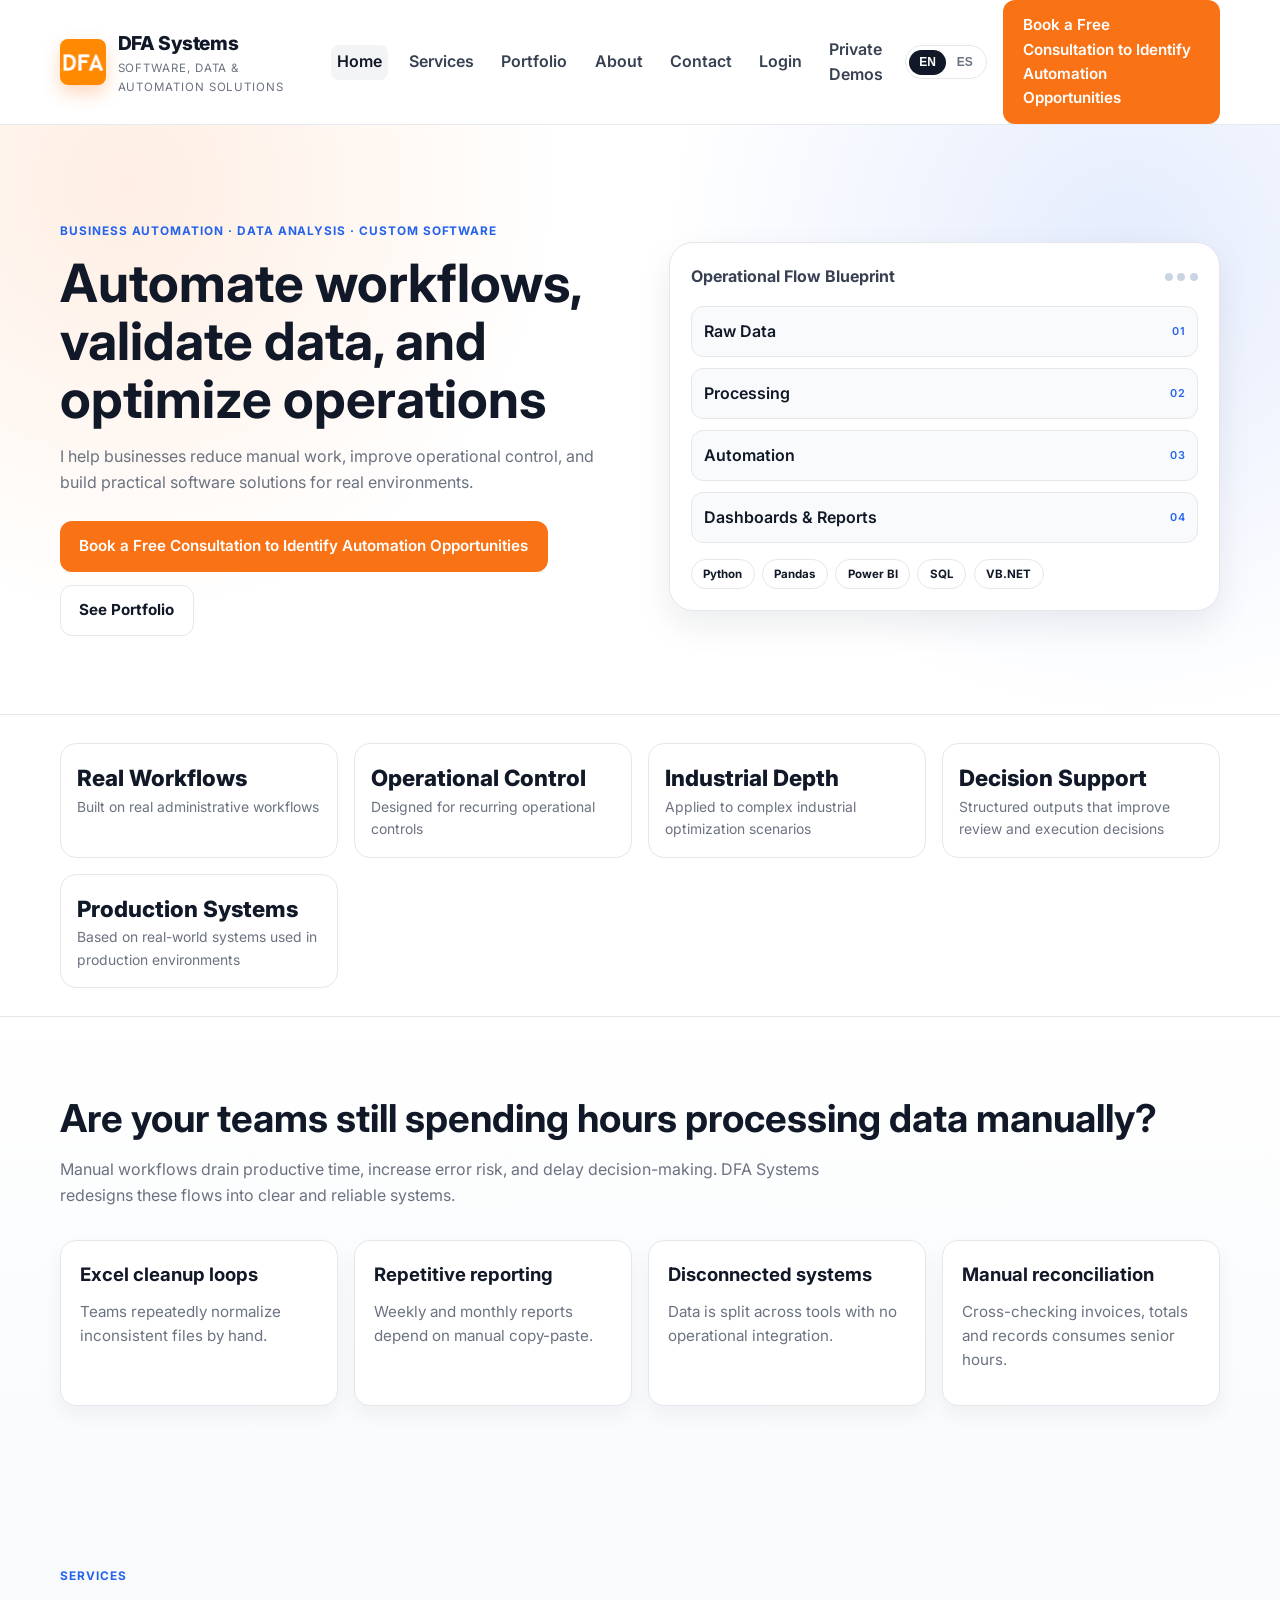
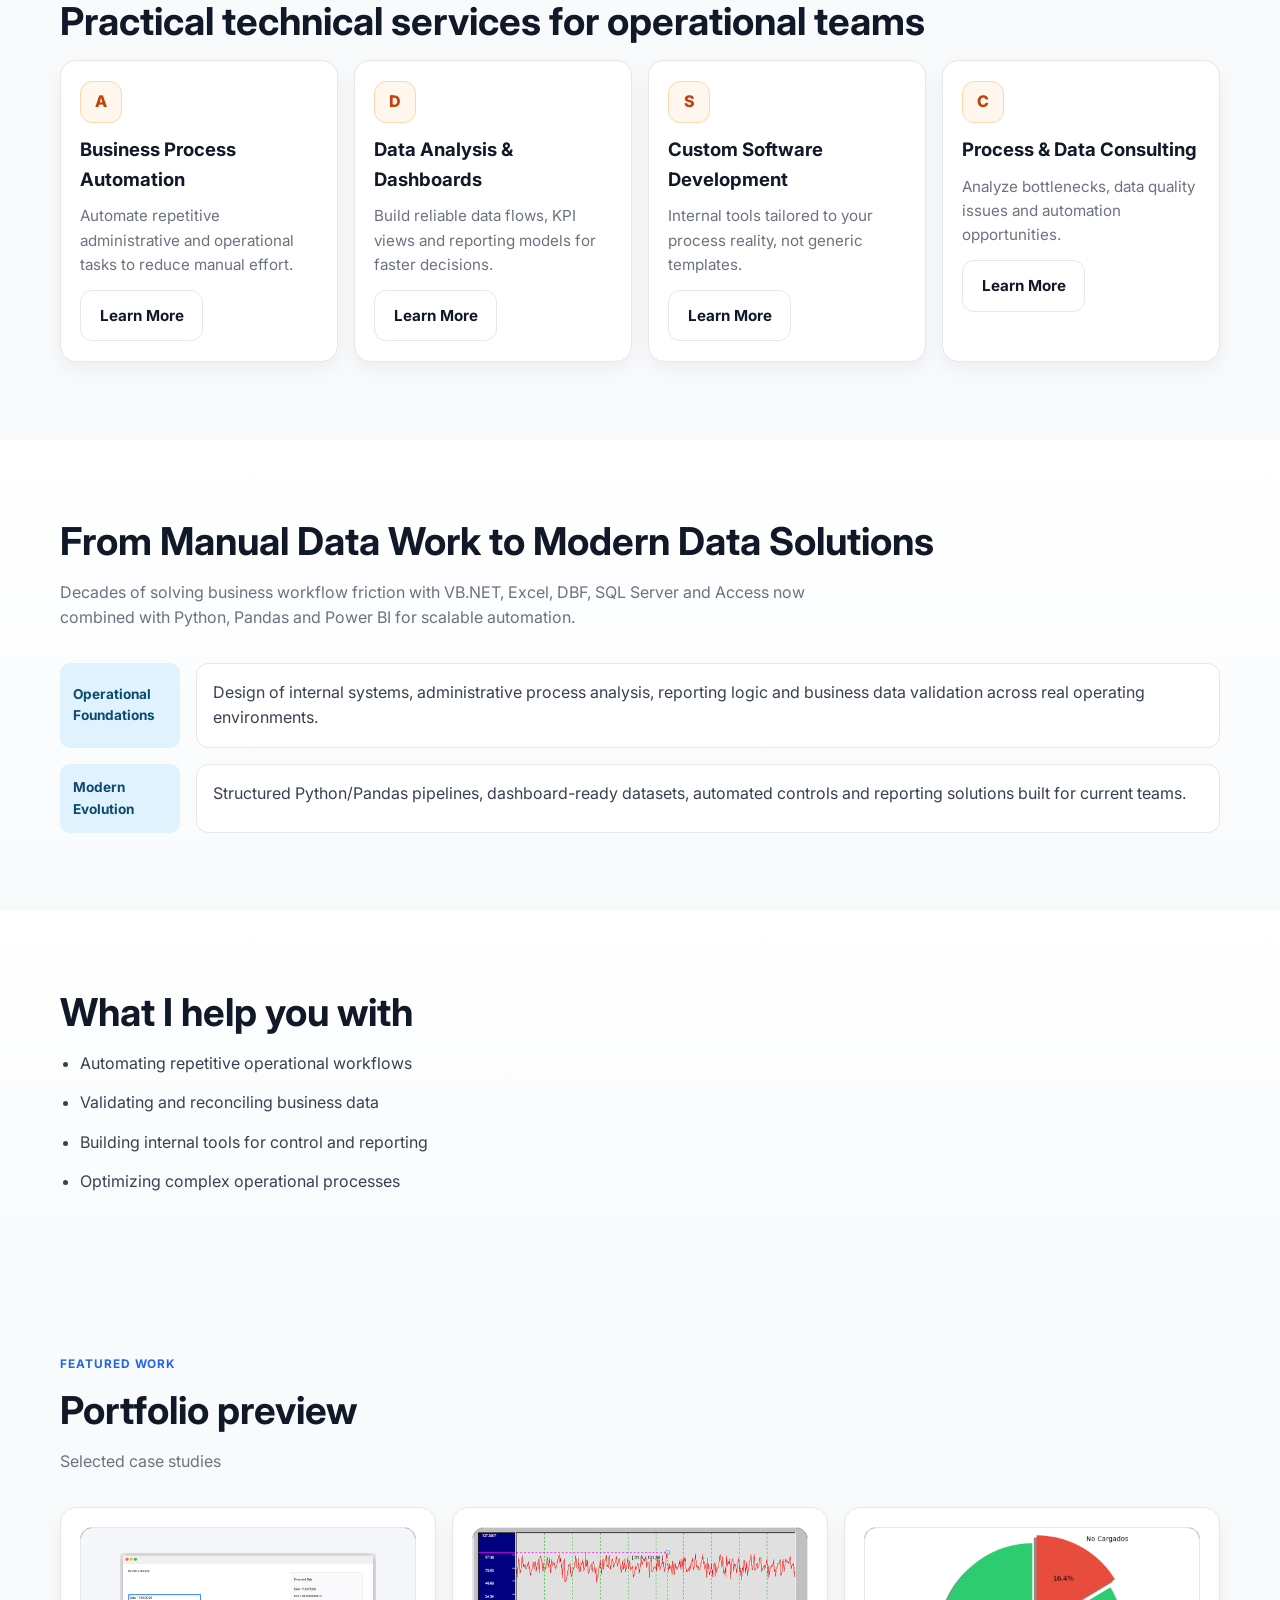
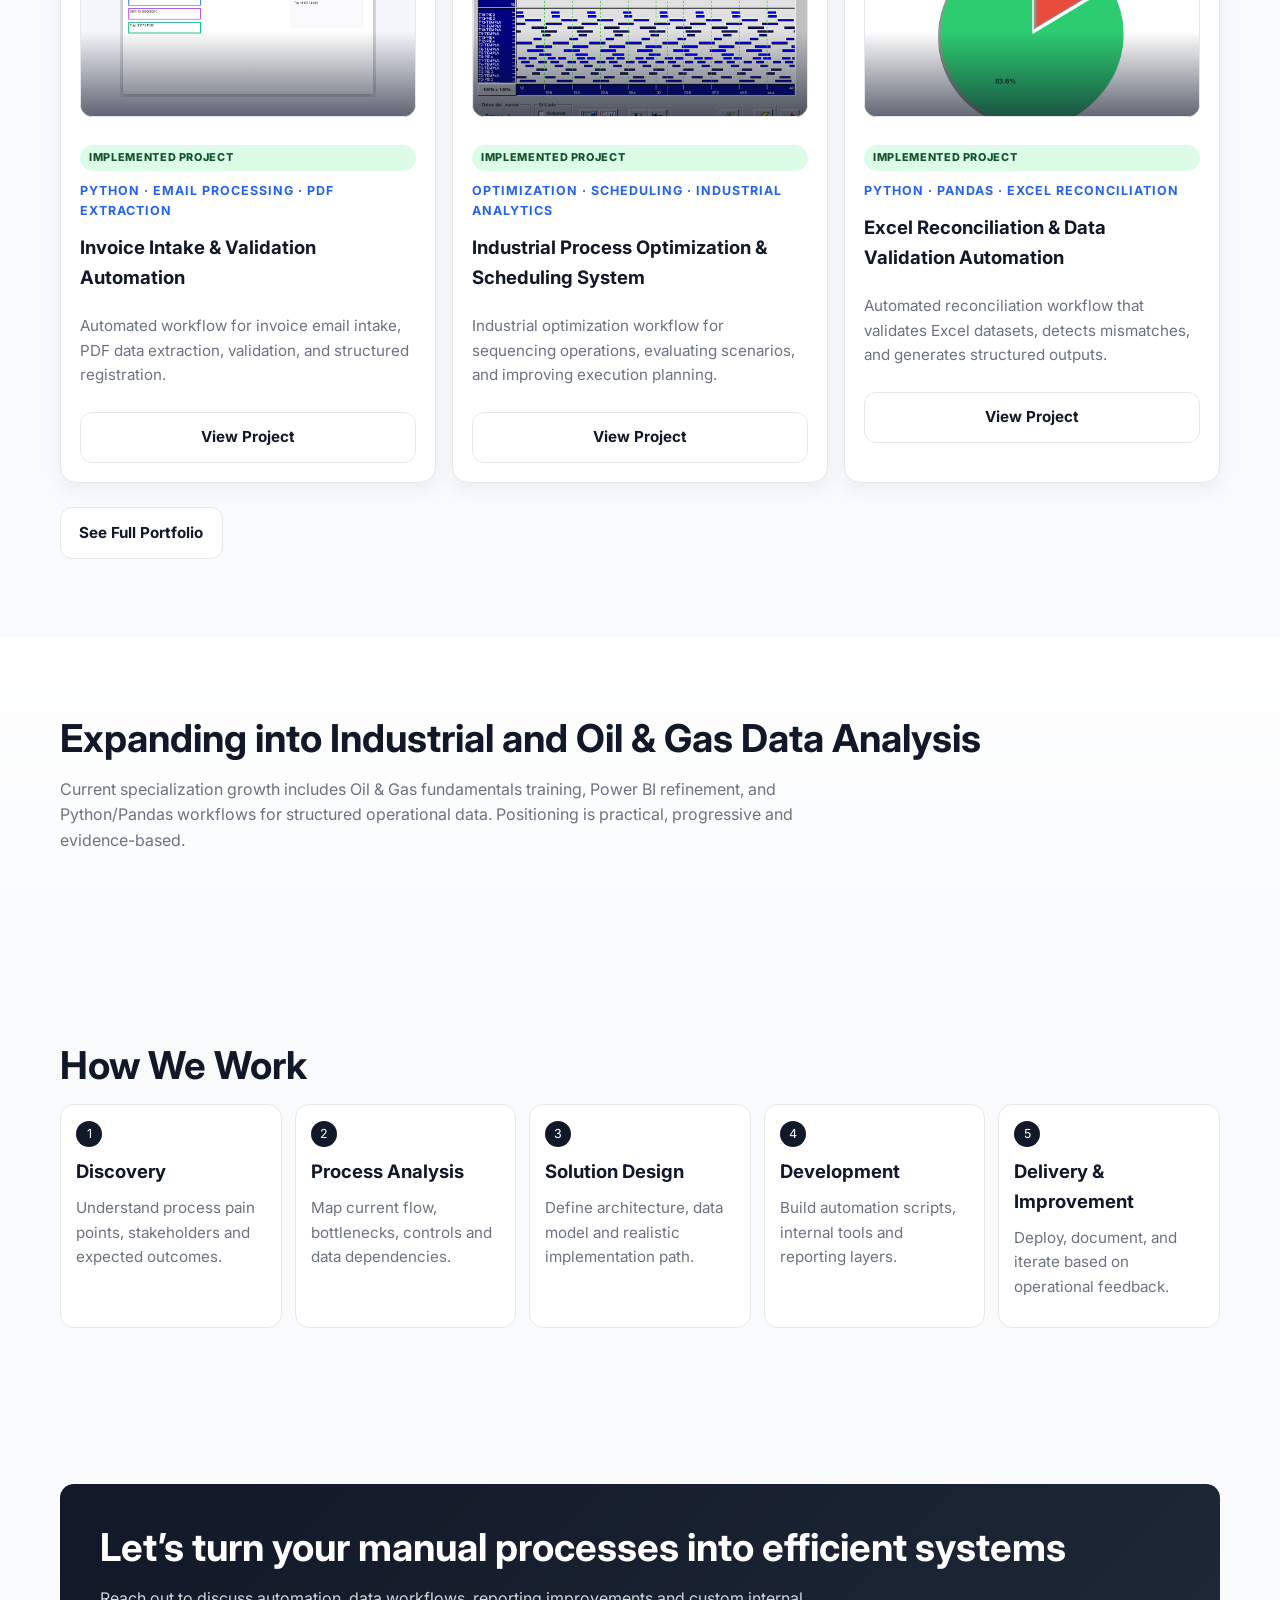
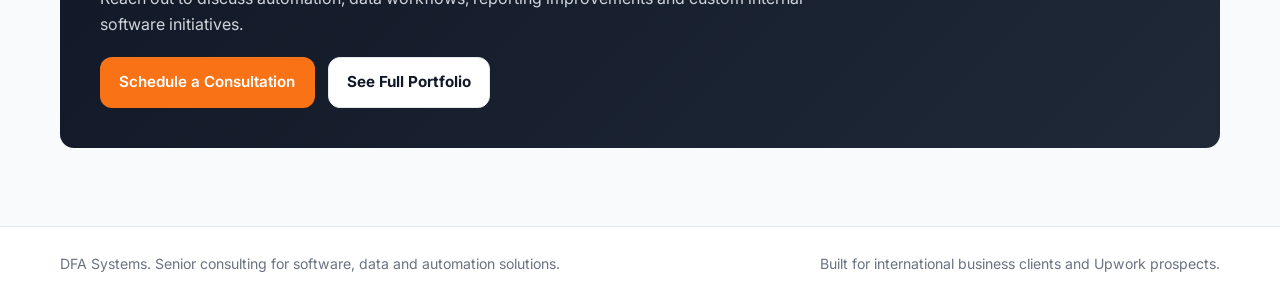
<file: index.html>
﻿<!DOCTYPE html>
<html lang="en">
<head>
  <meta charset="UTF-8">
  <meta name="viewport" content="width=device-width, initial-scale=1.0">
  <meta name="description" content="DFA Systems helps businesses modernize manual workflows through automation, data analysis and custom software consulting.">
  <title>DFA Systems | Software, Data & Automation Solutions</title>
  <link rel="preconnect" href="https://fonts.googleapis.com">
  <link rel="preconnect" href="https://fonts.gstatic.com" crossorigin>
  <link href="https://fonts.googleapis.com/css2?family=Inter:wght@400;500;600;700;800&display=swap" rel="stylesheet">
  <link rel="stylesheet" href="assets/css/styles.css">
</head>
<body data-page="index">
  <header class="site-header">
    <div class="container header-inner">
      <a href="index.html" class="logo-block" aria-label="DFA Systems home">
        <span class="brand-head">
          <img src="assets/images/logo-dfa.png" alt="DFA Systems logo" class="brand-logo">
          <span class="brand-copy">
            <span class="logo">DFA Systems</span>
            <span class="tagline" data-i18n="brandTagline">Software, Data &amp; Automation Solutions</span>
          </span>
        </span>
      </a>

      <button class="menu-toggle" type="button" aria-label="Toggle menu" aria-expanded="false">
        <span></span>
      </button>

      <div class="nav-wrap">
        <nav class="site-nav" aria-label="Main navigation">
          <a href="index.html" data-nav="home" data-i18n="navHome">Home</a>
          <a href="services.html" data-nav="services" data-i18n="navServices">Services</a>
          <a href="portfolio.html" data-nav="portfolio" data-i18n="navPortfolio">Portfolio</a>
          <a href="about.html" data-nav="about" data-i18n="navAbout">About</a>
          <a href="contact.html" data-nav="contact" data-i18n="navContact">Contact</a>
          <a href="login.html" data-nav="login" data-i18n="navLogin">Login</a>
          <a href="private-demos.html" data-nav="private" data-i18n="navPrivate">Private Demos</a>
        </nav>

        <div class="lang-switcher" aria-label="Language switcher">
          <button class="lang-btn active" data-lang="en" aria-pressed="true">EN</button>
          <button class="lang-btn" data-lang="es" aria-pressed="false">ES</button>
        </div>

        <a href="contact.html" class="btn btn-primary desktop-cta" data-i18n="ctaBookImproved">Book a Free Consultation to Identify Automation Opportunities</a>
        <a href="contact.html" class="btn btn-primary mobile-cta" data-i18n="ctaBookImproved">Book a Free Consultation to Identify Automation Opportunities</a>
      </div>
    </div>
  </header>

  <main>
    <section class="hero">
      <div class="container hero-grid">
        <div>
          <span class="eyebrow" data-i18n="heroEyebrow">Business Automation · Data Analysis · Custom Software</span>
          <h1 data-i18n="heroTitle">Automate workflows, validate data, and optimize operations</h1>
          <p data-i18n="heroText">I help businesses reduce manual work, improve operational control, and build practical software solutions for real environments.</p>
          <div class="hero-actions">
            <a href="contact.html" class="btn btn-primary" data-i18n="ctaBookImproved">Book a Free Consultation to Identify Automation Opportunities</a>
            <a href="portfolio.html" class="btn btn-secondary" data-i18n="ctaPortfolio">See Portfolio</a>
          </div>
        </div>

        <div class="hero-visual" aria-label="Workflow visual panel">
          <div class="visual-header">
            <strong data-i18n="heroFlowTitle">Operational Flow Blueprint</strong>
            <div class="dot-row" aria-hidden="true">
              <span class="dot"></span>
              <span class="dot"></span>
              <span class="dot"></span>
            </div>
          </div>
          <div class="visual-grid">
            <div class="flow-step">
              <span data-i18n="flowRaw">Raw Data</span>
              <span class="step-pill">01</span>
            </div>
            <div class="flow-step">
              <span data-i18n="flowProcess">Processing</span>
              <span class="step-pill">02</span>
            </div>
            <div class="flow-step">
              <span data-i18n="flowAutomation">Automation</span>
              <span class="step-pill">03</span>
            </div>
            <div class="flow-step">
              <span data-i18n="flowDash">Dashboards &amp; Reports</span>
              <span class="step-pill">04</span>
            </div>
          </div>
          <div class="badge-list">
            <span class="badge">Python</span>
            <span class="badge">Pandas</span>
            <span class="badge">Power BI</span>
            <span class="badge">SQL</span>
            <span class="badge">VB.NET</span>
          </div>
        </div>
      </div>
    </section>

    <section class="credibility">
      <div class="container stat-grid">
        <article class="stat-card">
          <p class="stat-value" data-i18n="cred1v">Real Workflows</p>
          <p class="stat-label" data-i18n="cred1l">Built on real administrative workflows</p>
        </article>
        <article class="stat-card">
          <p class="stat-value" data-i18n="cred2v">Operational Control</p>
          <p class="stat-label" data-i18n="cred2l">Designed for recurring operational controls</p>
        </article>
        <article class="stat-card">
          <p class="stat-value" data-i18n="cred3v">Industrial Depth</p>
          <p class="stat-label" data-i18n="cred3l">Applied to complex industrial optimization scenarios</p>
        </article>
        <article class="stat-card">
          <p class="stat-value" data-i18n="cred4v">Decision Support</p>
          <p class="stat-label" data-i18n="cred4l">Structured outputs that improve review and execution decisions</p>
        </article>
        <article class="stat-card">
          <p class="stat-value" data-i18n="cred5v">Production Systems</p>
          <p class="stat-label" data-i18n="cred5l">Based on real-world systems used in production environments</p>
        </article>
      </div>
    </section>

    <section class="bg-soft">
      <div class="container">
        <h2 class="section-title" data-i18n="problemTitle">Are your teams still spending hours processing data manually?</h2>
        <p class="section-intro" data-i18n="problemText">Manual workflows drain productive time, increase error risk, and delay decision-making. DFA Systems redesigns these flows into clear and reliable systems.</p>

        <div class="grid-4">
          <article class="card">
            <h3 class="card-title" data-i18n="p1t">Excel cleanup loops</h3>
            <p class="card-text" data-i18n="p1d">Teams repeatedly normalize inconsistent files by hand.</p>
          </article>
          <article class="card">
            <h3 class="card-title" data-i18n="p2t">Repetitive reporting</h3>
            <p class="card-text" data-i18n="p2d">Weekly and monthly reports depend on manual copy-paste.</p>
          </article>
          <article class="card">
            <h3 class="card-title" data-i18n="p3t">Disconnected systems</h3>
            <p class="card-text" data-i18n="p3d">Data is split across tools with no operational integration.</p>
          </article>
          <article class="card">
            <h3 class="card-title" data-i18n="p4t">Manual reconciliation</h3>
            <p class="card-text" data-i18n="p4d">Cross-checking invoices, totals and records consumes senior hours.</p>
          </article>
        </div>
      </div>
    </section>

    <section>
      <div class="container">
        <span class="eyebrow" data-i18n="servicesEyebrow">Services</span>
        <h2 class="section-title" data-i18n="servicesTitle">Practical technical services for operational teams</h2>
        <div class="grid-4">
          <article class="card">
            <span class="icon-sq" aria-hidden="true">A</span>
            <h3 class="card-title" data-i18n="s1t">Business Process Automation</h3>
            <p class="card-text" data-i18n="s1d">Automate repetitive administrative and operational tasks to reduce manual effort.</p>
            <a class="btn btn-secondary" href="services.html" data-i18n="learnMore">Learn More</a>
          </article>
          <article class="card">
            <span class="icon-sq" aria-hidden="true">D</span>
            <h3 class="card-title" data-i18n="s2t">Data Analysis &amp; Dashboards</h3>
            <p class="card-text" data-i18n="s2d">Build reliable data flows, KPI views and reporting models for faster decisions.</p>
            <a class="btn btn-secondary" href="services.html" data-i18n="learnMore">Learn More</a>
          </article>
          <article class="card">
            <span class="icon-sq" aria-hidden="true">S</span>
            <h3 class="card-title" data-i18n="s3t">Custom Software Development</h3>
            <p class="card-text" data-i18n="s3d">Internal tools tailored to your process reality, not generic templates.</p>
            <a class="btn btn-secondary" href="services.html" data-i18n="learnMore">Learn More</a>
          </article>
          <article class="card">
            <span class="icon-sq" aria-hidden="true">C</span>
            <h3 class="card-title" data-i18n="s4t">Process &amp; Data Consulting</h3>
            <p class="card-text" data-i18n="s4d">Analyze bottlenecks, data quality issues and automation opportunities.</p>
            <a class="btn btn-secondary" href="services.html" data-i18n="learnMore">Learn More</a>
          </article>
        </div>
      </div>
    </section>

    <section class="bg-soft">
      <div class="container">
        <h2 class="section-title" data-i18n="expTitle">From Manual Data Work to Modern Data Solutions</h2>
        <p class="section-intro" data-i18n="expText">Decades of solving business workflow friction with VB.NET, Excel, DBF, SQL Server and Access now combined with Python, Pandas and Power BI for scalable automation.</p>

        <div class="timeline">
          <div class="timeline-row">
            <div class="timeline-label" data-i18n="expPastLabel">Operational Foundations</div>
            <div class="timeline-content" data-i18n="expPast">Design of internal systems, administrative process analysis, reporting logic and business data validation across real operating environments.</div>
          </div>
          <div class="timeline-row">
            <div class="timeline-label" data-i18n="expNowLabel">Modern Evolution</div>
            <div class="timeline-content" data-i18n="expNow">Structured Python/Pandas pipelines, dashboard-ready datasets, automated controls and reporting solutions built for current teams.</div>
          </div>
        </div>
      </div>
    </section>

    <section class="bg-soft">
      <div class="container">
        <h2 class="section-title" data-i18n="helpTitle">What I help you with</h2>
        <div class="grid-2">
          <ul class="feature-list">
            <li data-i18n="help1">Automating repetitive operational workflows</li>
            <li data-i18n="help2">Validating and reconciling business data</li>
            <li data-i18n="help3">Building internal tools for control and reporting</li>
            <li data-i18n="help4">Optimizing complex operational processes</li>
          </ul>
        </div>
      </div>
    </section>

    <section>
      <div class="container">
        <span class="eyebrow" data-i18n="portEyebrow">Featured Work</span>
        <h2 class="section-title" data-i18n="portTitle">Portfolio preview</h2>
        <p class="section-intro" data-i18n="portIntro">Selected case studies</p>

        <div class="grid-3">
          <article class="card project-card">
            <div class="project-shot project-shot-real">
              <img
                src="assets/images/projects/invoice-automation/invoice-workflow-pdf.png"
                alt="Invoice intake and validation workflow preview"
                class="project-shot-image"
                loading="lazy"
              >
            </div>
            <span class="status status-case" data-i18n="statusDelivered">Implemented Project</span>
            <p class="project-category" data-i18n="proj1cat">Python · Email Processing · PDF Extraction</p>
            <h3 class="card-title" data-i18n="proj1t">Invoice Intake &amp; Validation Automation</h3>
            <p class="card-text" data-i18n="proj1d">Automated workflow for invoice email intake, PDF data extraction, validation, and structured registration.</p>
            <a href="invoice-automation.html" class="btn btn-secondary" data-i18n="viewProject">View Project</a>
          </article>
          <article class="card project-card">
            <div class="project-shot project-shot-real">
              <img
                src="assets/images/projects/industrial-optimization/combined-scheduling-view.png"
                alt="Industrial optimization combined scheduling view"
                class="project-shot-image"
                loading="lazy"
              >
            </div>
            <span class="status status-case" data-i18n="statusDelivered">Implemented Project</span>
            <p class="project-category" data-i18n="proj2cat">Optimization · Scheduling · Industrial Analytics</p>
            <h3 class="card-title" data-i18n="proj2t">Industrial Process Optimization &amp; Scheduling System</h3>
            <p class="card-text" data-i18n="proj2d">Industrial optimization workflow for sequencing operations, evaluating scenarios, and improving execution planning.</p>
            <a href="industrial-optimization.html" class="btn btn-secondary" data-i18n="viewProject">View Project</a>
          </article>
          <article class="card project-card">
            <div class="project-shot project-shot-real">
              <img
                src="assets/images/projects/excel-reconciliation/reconciliation-chart.png"
                alt="Excel reconciliation summary chart"
                class="project-shot-image"
                loading="lazy"
              >
            </div>
            <span class="status status-case" data-i18n="statusDelivered">Implemented Project</span>
            <p class="project-category" data-i18n="proj3cat">Python · Pandas · Excel Reconciliation</p>
            <h3 class="card-title" data-i18n="proj3t">Excel Reconciliation &amp; Data Validation Automation</h3>
            <p class="card-text" data-i18n="proj3d">Automated reconciliation workflow that validates Excel datasets, detects mismatches, and generates structured outputs.</p>
            <a href="excel-reconciliation.html" class="btn btn-secondary" data-i18n="viewProject">View Project</a>
          </article>
        </div>
        <div class="hero-actions" style="margin-top: 1.5rem;">
          <a href="portfolio.html" class="btn btn-secondary" data-i18n="ctaSeePortfolio">See Full Portfolio</a>
        </div>
      </div>
    </section>

    <section class="bg-soft">
      <div class="container">
        <h2 class="section-title" data-i18n="industryTitle">Expanding into Industrial and Oil &amp; Gas Data Analysis</h2>
        <p class="section-intro" data-i18n="industryText">Current specialization growth includes Oil &amp; Gas fundamentals training, Power BI refinement, and Python/Pandas workflows for structured operational data. Positioning is practical, progressive and evidence-based.</p>
      </div>
    </section>

    <section>
      <div class="container">
        <h2 class="section-title" data-i18n="processTitle">How We Work</h2>
        <div class="steps">
          <article class="step-card"><span class="step-number">1</span><h3 class="card-title" data-i18n="step1t">Discovery</h3><p class="card-text" data-i18n="step1d">Understand process pain points, stakeholders and expected outcomes.</p></article>
          <article class="step-card"><span class="step-number">2</span><h3 class="card-title" data-i18n="step2t">Process Analysis</h3><p class="card-text" data-i18n="step2d">Map current flow, bottlenecks, controls and data dependencies.</p></article>
          <article class="step-card"><span class="step-number">3</span><h3 class="card-title" data-i18n="step3t">Solution Design</h3><p class="card-text" data-i18n="step3d">Define architecture, data model and realistic implementation path.</p></article>
          <article class="step-card"><span class="step-number">4</span><h3 class="card-title" data-i18n="step4t">Development</h3><p class="card-text" data-i18n="step4d">Build automation scripts, internal tools and reporting layers.</p></article>
          <article class="step-card"><span class="step-number">5</span><h3 class="card-title" data-i18n="step5t">Delivery &amp; Improvement</h3><p class="card-text" data-i18n="step5d">Deploy, document, and iterate based on operational feedback.</p></article>
        </div>
      </div>
    </section>

    <section>
      <div class="container">
        <div class="cta-block">
          <h2 class="section-title" data-i18n="finalTitle">Let’s turn your manual processes into efficient systems</h2>
          <p data-i18n="finalText">Reach out to discuss automation, data workflows, reporting improvements and custom internal software initiatives.</p>
          <div class="hero-actions" style="margin-top: 1.2rem;">
            <a href="contact.html" class="btn btn-primary" data-i18n="ctaSchedule">Schedule a Consultation</a>
            <a href="portfolio.html" class="btn btn-secondary" data-i18n="ctaSeePortfolio">See Full Portfolio</a>
          </div>
        </div>
      </div>
    </section>
  </main>

  <footer class="site-footer">
    <div class="container footer-inner">
      <p data-i18n="footerText">DFA Systems. Senior consulting for software, data and automation solutions.</p>
      <p data-i18n="footerLinks">Built for international business clients and Upwork prospects.</p>
    </div>
  </footer>

  <script src="assets/js/translations.js"></script>
  <script src="assets/js/main.js"></script>
</body>
</html>
</file>
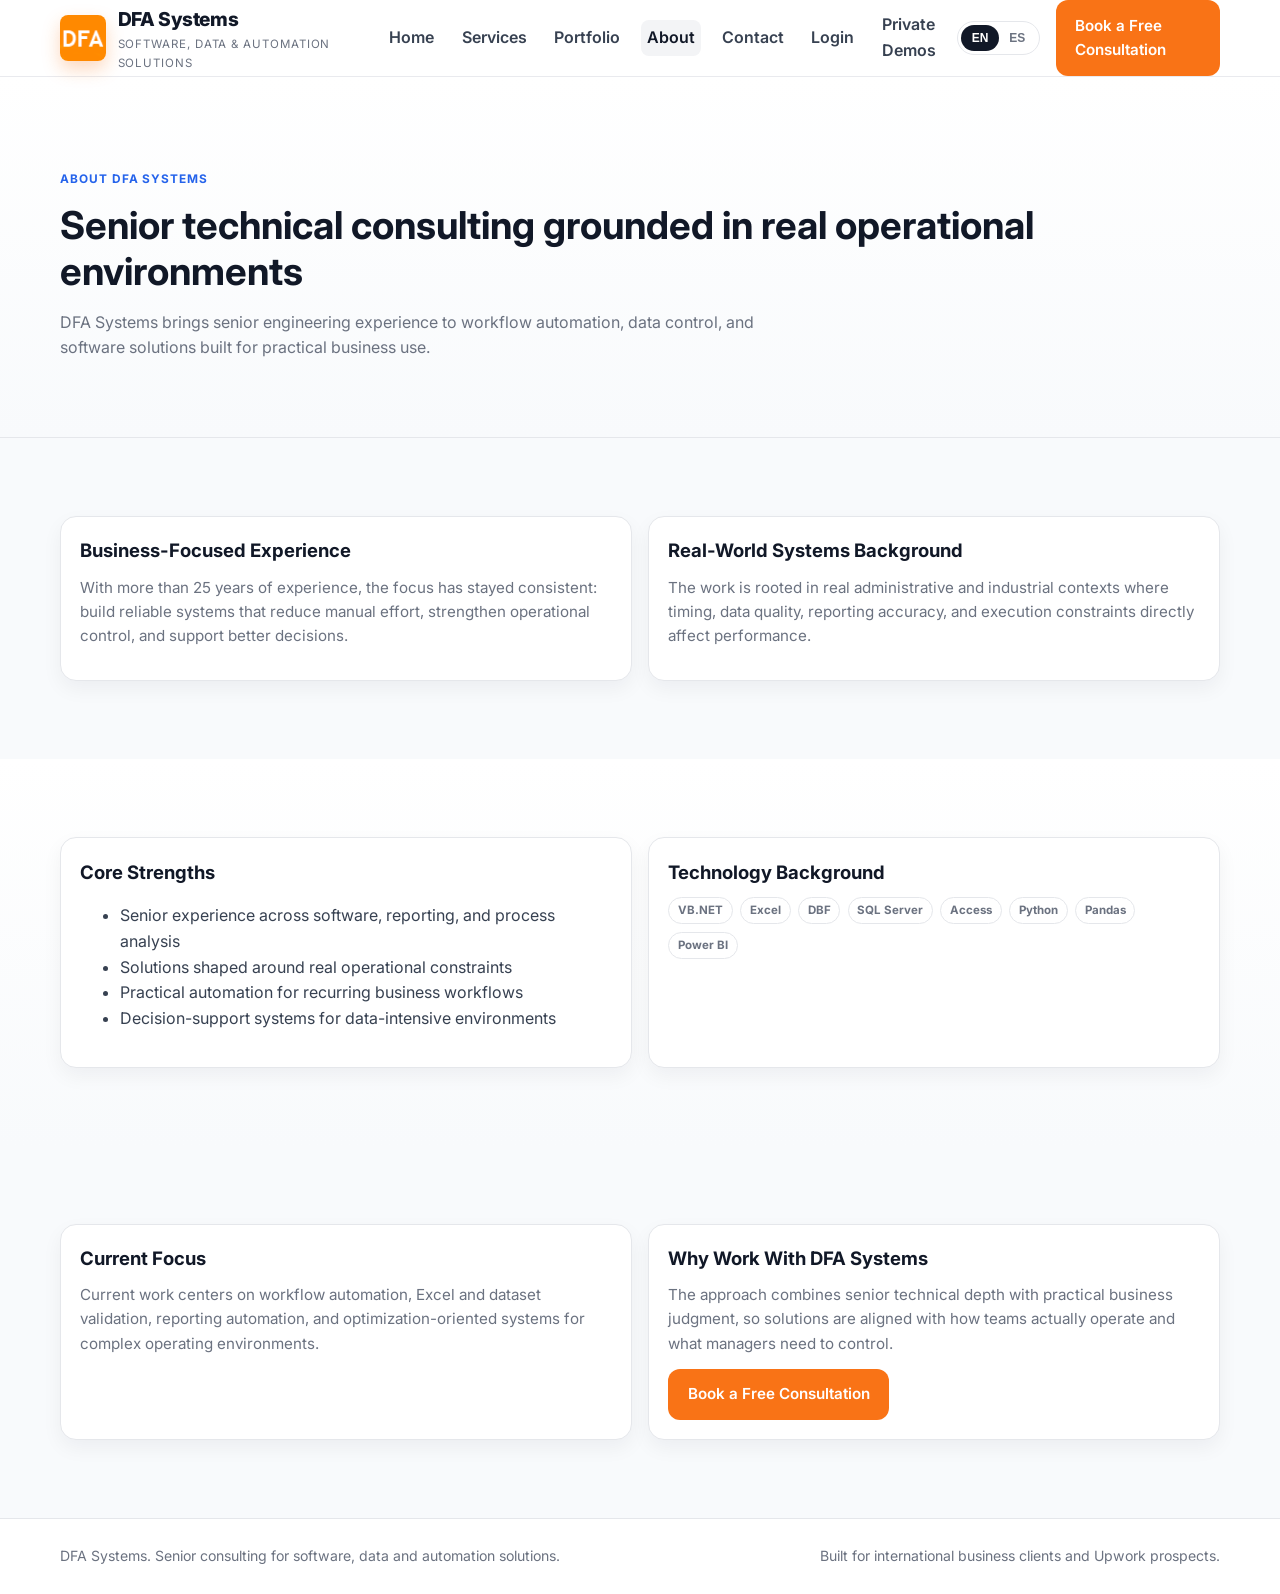
<file: about.html>
﻿<!DOCTYPE html>
<html lang="en">
<head>
  <meta charset="UTF-8">
  <meta name="viewport" content="width=device-width, initial-scale=1.0">
  <meta name="description" content="About DFA Systems: 25+ years of technical consulting across software, data and process automation.">
  <title>About | DFA Systems</title>
  <link rel="preconnect" href="https://fonts.googleapis.com">
  <link rel="preconnect" href="https://fonts.gstatic.com" crossorigin>
  <link href="https://fonts.googleapis.com/css2?family=Inter:wght@400;500;600;700;800&display=swap" rel="stylesheet">
  <link rel="stylesheet" href="assets/css/styles.css">
</head>
<body data-page="about">
  <header class="site-header">
    <div class="container header-inner">
      <a href="index.html" class="logo-block" aria-label="DFA Systems home">
        <span class="brand-head">
          <img src="assets/images/logo-dfa.png" alt="DFA Systems logo" class="brand-logo">
          <span class="brand-copy">
            <span class="logo">DFA Systems</span>
            <span class="tagline" data-i18n="brandTagline">Software, Data &amp; Automation Solutions</span>
          </span>
        </span>
      </a>
      <button class="menu-toggle" type="button" aria-label="Toggle menu" aria-expanded="false"><span></span></button>
      <div class="nav-wrap">
        <nav class="site-nav">
          <a href="index.html" data-nav="home" data-i18n="navHome">Home</a>
          <a href="services.html" data-nav="services" data-i18n="navServices">Services</a>
          <a href="portfolio.html" data-nav="portfolio" data-i18n="navPortfolio">Portfolio</a>
          <a href="about.html" data-nav="about" data-i18n="navAbout">About</a>
          <a href="contact.html" data-nav="contact" data-i18n="navContact">Contact</a>
          <a href="login.html" data-nav="login" data-i18n="navLogin">Login</a>
          <a href="private-demos.html" data-nav="private" data-i18n="navPrivate">Private Demos</a>
        </nav>
        <div class="lang-switcher"><button class="lang-btn active" data-lang="en">EN</button><button class="lang-btn" data-lang="es">ES</button></div>
        <a href="contact.html" class="btn btn-primary desktop-cta" data-i18n="ctaBook">Book a Free Consultation</a>
        <a href="contact.html" class="btn btn-primary mobile-cta" data-i18n="ctaBook">Book a Free Consultation</a>
      </div>
    </div>
  </header>

  <main>
    <section class="page-hero">
      <div class="container">
        <span class="eyebrow" data-i18n="heroEyebrow">About DFA Systems</span>
        <h1 class="section-title" data-i18n="heroTitle">Senior technical consulting grounded in real operational environments</h1>
        <p class="section-intro" data-i18n="heroText">DFA Systems brings senior engineering experience to workflow automation, data control, and software solutions built for practical business use.</p>
      </div>
    </section>

    <section>
      <div class="container grid-2">
        <article class="card">
          <h2 class="card-title" data-i18n="summaryTitle">Business-Focused Experience</h2>
          <p class="card-text" data-i18n="summaryText">With more than 25 years of experience, the focus has stayed consistent: build reliable systems that reduce manual effort, strengthen operational control, and support better decisions.</p>
        </article>
        <article class="card">
          <h2 class="card-title" data-i18n="narrativeTitle">Real-World Systems Background</h2>
          <p class="card-text" data-i18n="narrativeText">The work is rooted in real administrative and industrial contexts where timing, data quality, reporting accuracy, and execution constraints directly affect performance.</p>
        </article>
      </div>
    </section>

    <section class="bg-soft">
      <div class="container grid-2">
        <article class="card">
          <h2 class="card-title" data-i18n="strengthsTitle">Core Strengths</h2>
          <ul>
            <li data-i18n="st1">Senior experience across software, reporting, and process analysis</li>
            <li data-i18n="st2">Solutions shaped around real operational constraints</li>
            <li data-i18n="st3">Practical automation for recurring business workflows</li>
            <li data-i18n="st4">Decision-support systems for data-intensive environments</li>
          </ul>
        </article>
        <article class="card">
          <h2 class="card-title" data-i18n="stackTitle">Technology Background</h2>
          <div class="tags">
            <span class="tag">VB.NET</span>
            <span class="tag">Excel</span>
            <span class="tag">DBF</span>
            <span class="tag">SQL Server</span>
            <span class="tag">Access</span>
            <span class="tag">Python</span>
            <span class="tag">Pandas</span>
            <span class="tag">Power BI</span>
          </div>
        </article>
      </div>
    </section>

    <section>
      <div class="container grid-2">
        <article class="card">
          <h2 class="card-title" data-i18n="currentTitle">Current Focus</h2>
          <p class="card-text" data-i18n="currentText">Current work centers on workflow automation, Excel and dataset validation, reporting automation, and optimization-oriented systems for complex operating environments.</p>
        </article>
        <article class="card">
          <h2 class="card-title" data-i18n="whyTitle">Why Work With DFA Systems</h2>
          <p class="card-text" data-i18n="whyText">The approach combines senior technical depth with practical business judgment, so solutions are aligned with how teams actually operate and what managers need to control.</p>
          <a href="contact.html" class="btn btn-primary" data-i18n="ctaBook">Book a Free Consultation</a>
        </article>
      </div>
    </section>
  </main>

  <footer class="site-footer">
    <div class="container footer-inner">
      <p data-i18n="footerText">DFA Systems. Senior consulting for software, data and automation solutions.</p>
      <p data-i18n="footerLinks">Built for international business clients and Upwork prospects.</p>
    </div>
  </footer>

  <script src="assets/js/translations.js"></script>
  <script src="assets/js/main.js"></script>
</body>
</html>
</file>
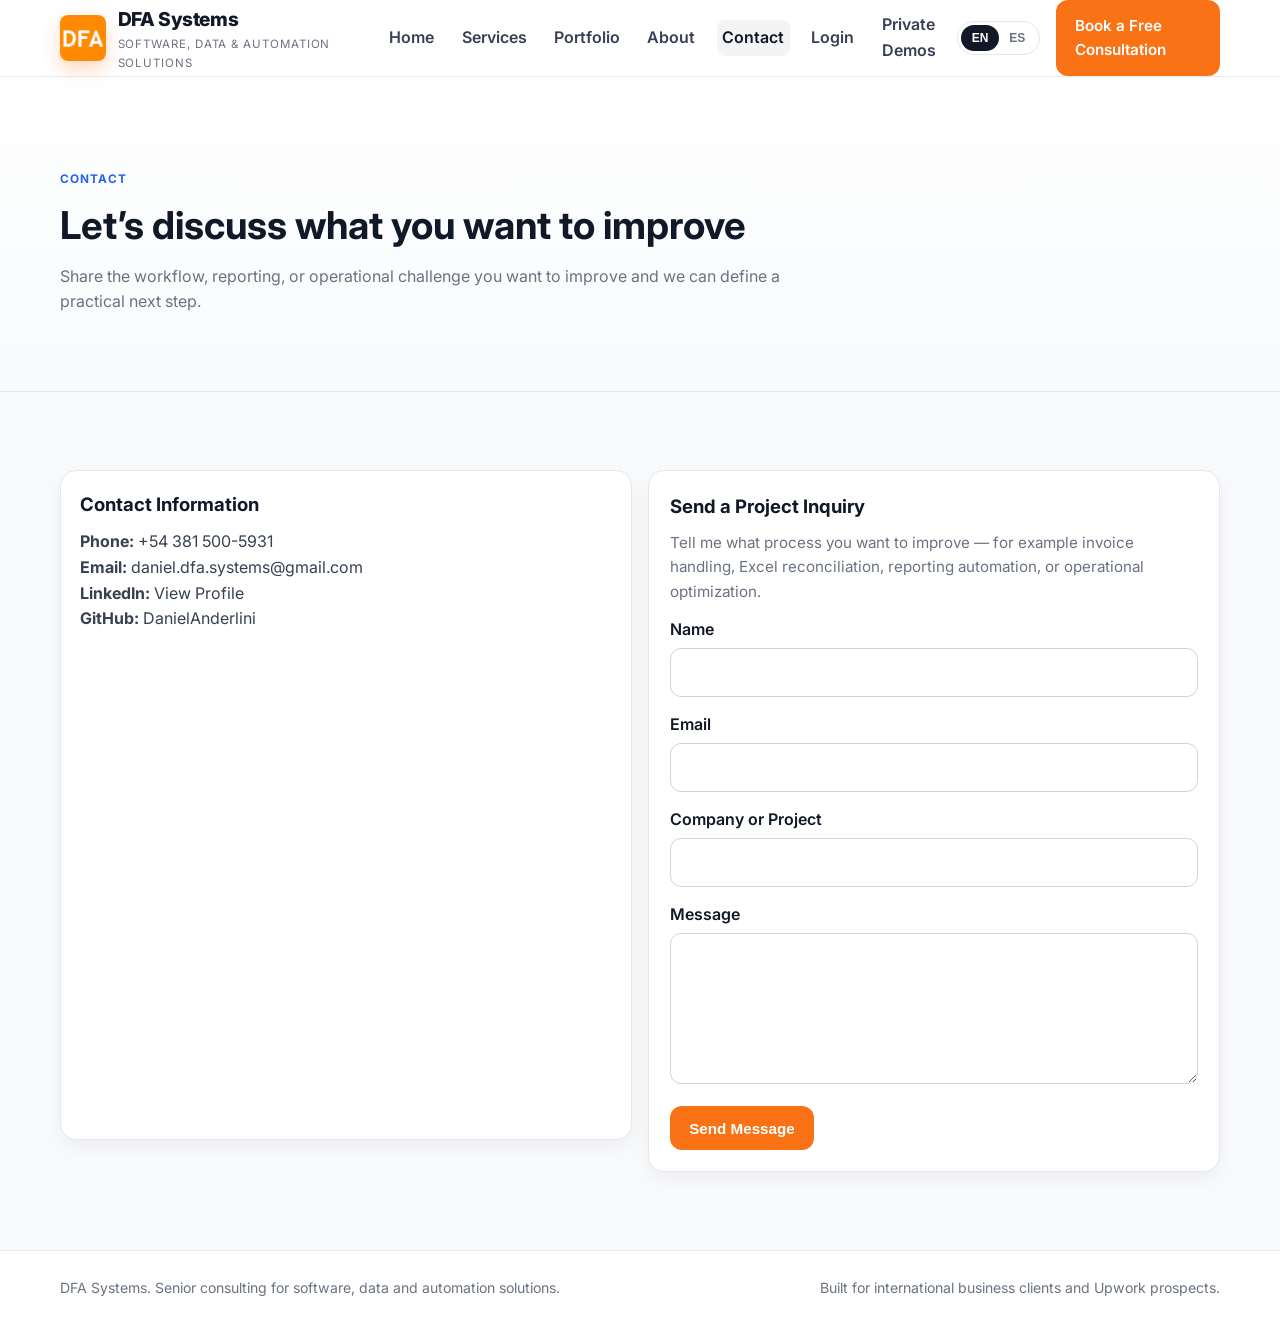
<file: contact.html>
<!DOCTYPE html>
<html lang="en">
<head>
  <meta charset="UTF-8">
  <meta name="viewport" content="width=device-width, initial-scale=1.0">
  <meta name="description" content="Contact DFA Systems for automation, data workflow and custom software consulting.">
  <title>Contact | DFA Systems</title>
  <link rel="preconnect" href="https://fonts.googleapis.com">
  <link rel="preconnect" href="https://fonts.gstatic.com" crossorigin>
  <link href="https://fonts.googleapis.com/css2?family=Inter:wght@400;500;600;700;800&display=swap" rel="stylesheet">
  <link rel="stylesheet" href="assets/css/styles.css">
</head>
<body data-page="contact">
  <header class="site-header">
    <div class="container header-inner">
      <a href="index.html" class="logo-block" aria-label="DFA Systems home">
        <span class="brand-head">
          <img src="assets/images/logo-dfa.png" alt="DFA Systems logo" class="brand-logo">
          <span class="brand-copy">
            <span class="logo">DFA Systems</span>
            <span class="tagline" data-i18n="brandTagline">Software, Data &amp; Automation Solutions</span>
          </span>
        </span>
      </a>
      <button class="menu-toggle" type="button" aria-label="Toggle menu" aria-expanded="false"><span></span></button>
      <div class="nav-wrap">
        <nav class="site-nav">
          <a href="index.html" data-nav="home" data-i18n="navHome">Home</a>
          <a href="services.html" data-nav="services" data-i18n="navServices">Services</a>
          <a href="portfolio.html" data-nav="portfolio" data-i18n="navPortfolio">Portfolio</a>
          <a href="about.html" data-nav="about" data-i18n="navAbout">About</a>
          <a href="contact.html" data-nav="contact" data-i18n="navContact">Contact</a>
          <a href="login.html" data-nav="login" data-i18n="navLogin">Login</a>
          <a href="private-demos.html" data-nav="private" data-i18n="navPrivate">Private Demos</a>
        </nav>
        <div class="lang-switcher"><button class="lang-btn active" data-lang="en">EN</button><button class="lang-btn" data-lang="es">ES</button></div>
        <a href="contact.html" class="btn btn-primary desktop-cta" data-i18n="ctaBook">Book a Free Consultation</a>
        <a href="contact.html" class="btn btn-primary mobile-cta" data-i18n="ctaBook">Book a Free Consultation</a>
      </div>
    </div>
  </header>

  <main>
    <section class="page-hero">
      <div class="container">
        <span class="eyebrow" data-i18n="heroEyebrow">Contact</span>
        <h1 class="section-title" data-i18n="heroTitle">Let’s discuss what you want to improve</h1>
        <p class="section-intro" data-i18n="heroText">Share the workflow, reporting, or operational challenge you want to improve and we can define a practical next step.</p>
      </div>
    </section>

    <section>
      <div class="container grid-2">
        <section class="contact-info card">
          <h3 class="card-title" data-i18n="contactInfoTitle">Contact Information</h3>
          <p><strong data-i18n="contactPhoneLabel">Phone:</strong> +54 381 500-5931</p>
          <p>
            <strong data-i18n="contactEmailLabel">Email:</strong>
            <a href="mailto:daniel.dfa.systems@gmail.com">daniel.dfa.systems@gmail.com</a>
          </p>
          <p>
            <strong data-i18n="contactLinkedInLabel">LinkedIn:</strong>
            <a href="https://www.linkedin.com/in/daniel-fernando-anderlini-3092a340" target="_blank" rel="noopener noreferrer">View Profile</a>
          </p>
          <p>
            <strong data-i18n="contactGitHubLabel">GitHub:</strong>
            <a href="https://github.com/DanielAnderlini" target="_blank" rel="noopener noreferrer">DanielAnderlini</a>
          </p>
        </section>

        <article class="form-wrap">
          <h2 class="card-title" data-i18n="formTitle">Send a Project Inquiry</h2>
          <p class="card-text" data-i18n="formHelper">Tell me what process you want to improve — for example invoice handling, Excel reconciliation, reporting automation, or operational optimization.</p>
          <form action="https://formspree.io/f/your-form-id" method="POST" class="contact-form">
            <div class="form-group">
              <label for="name" data-i18n="formName">Name</label>
              <input id="name" name="name" type="text" required>
            </div>
            <div class="form-group">
              <label for="email" data-i18n="formEmail">Email</label>
              <input id="email" name="email" type="email" required>
            </div>
            <div class="form-group">
              <label for="company" data-i18n="formCompany">Company or Project</label>
              <input id="company" name="company" type="text">
            </div>
            <div class="form-group">
              <label for="message" data-i18n="formMessage">Message</label>
              <textarea id="message" name="message" rows="5" required></textarea>
            </div>
            <button class="btn btn-primary" type="submit" data-i18n="formSubmit">Send Message</button>
          </form>
        </article>
      </div>
    </section>
  </main>

  <footer class="site-footer">
    <div class="container footer-inner">
      <p data-i18n="footerText">DFA Systems. Senior consulting for software, data and automation solutions.</p>
      <p data-i18n="footerLinks">Built for international business clients and Upwork prospects.</p>
    </div>
  </footer>

  <script src="assets/js/translations.js"></script>
  <script src="assets/js/main.js"></script>
</body>
</html>
</file>
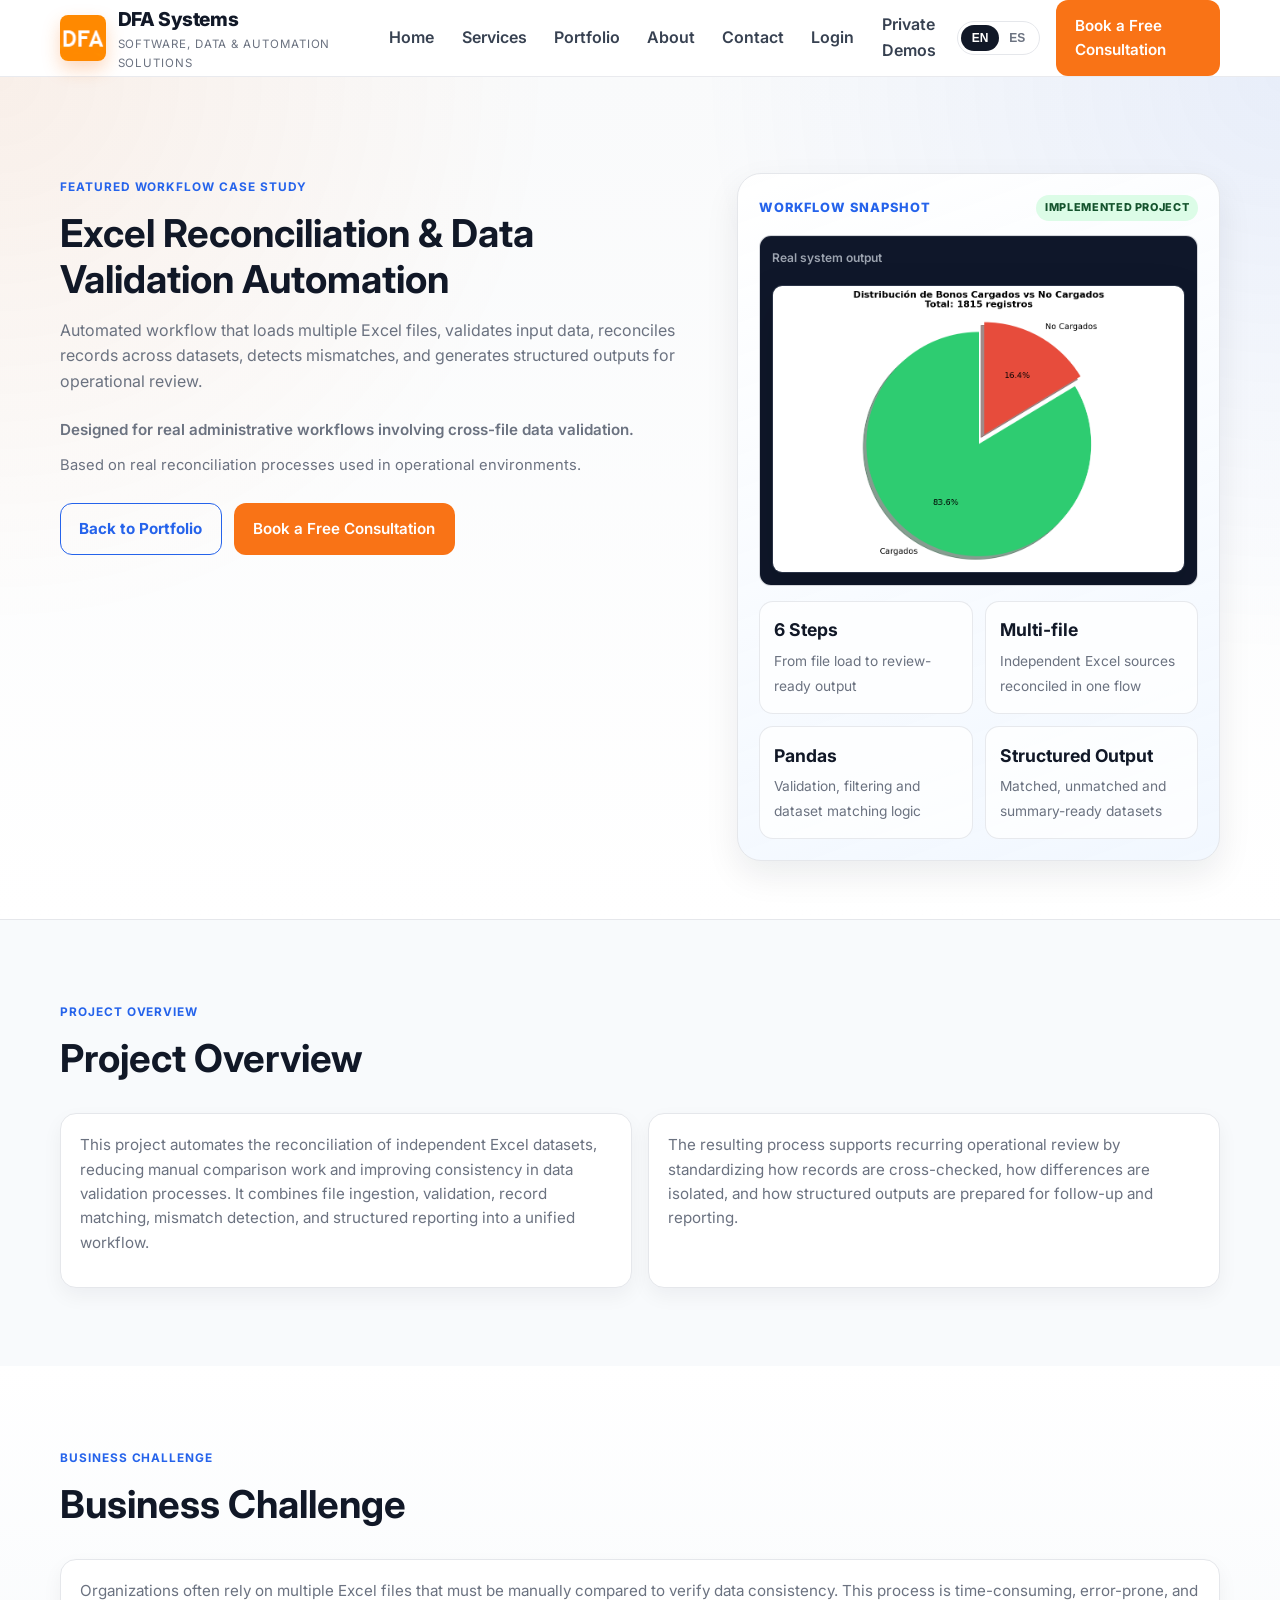
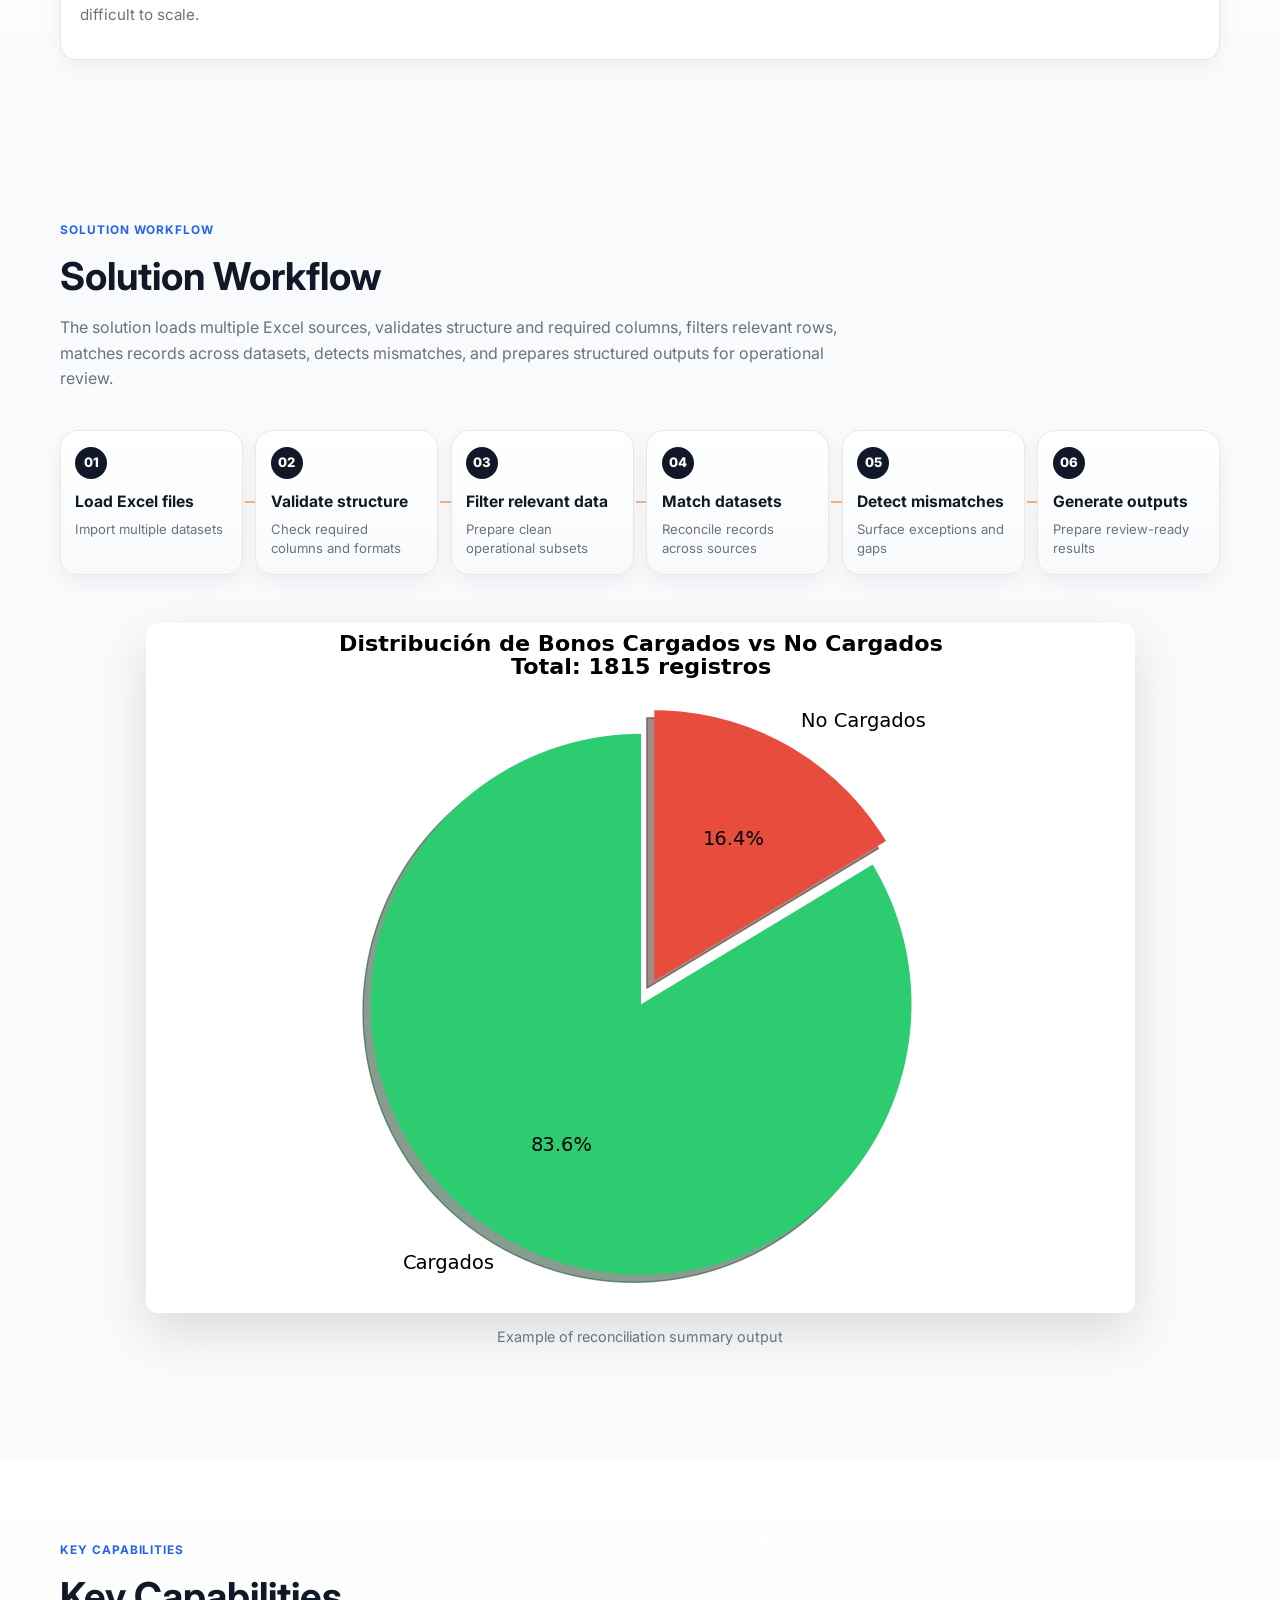
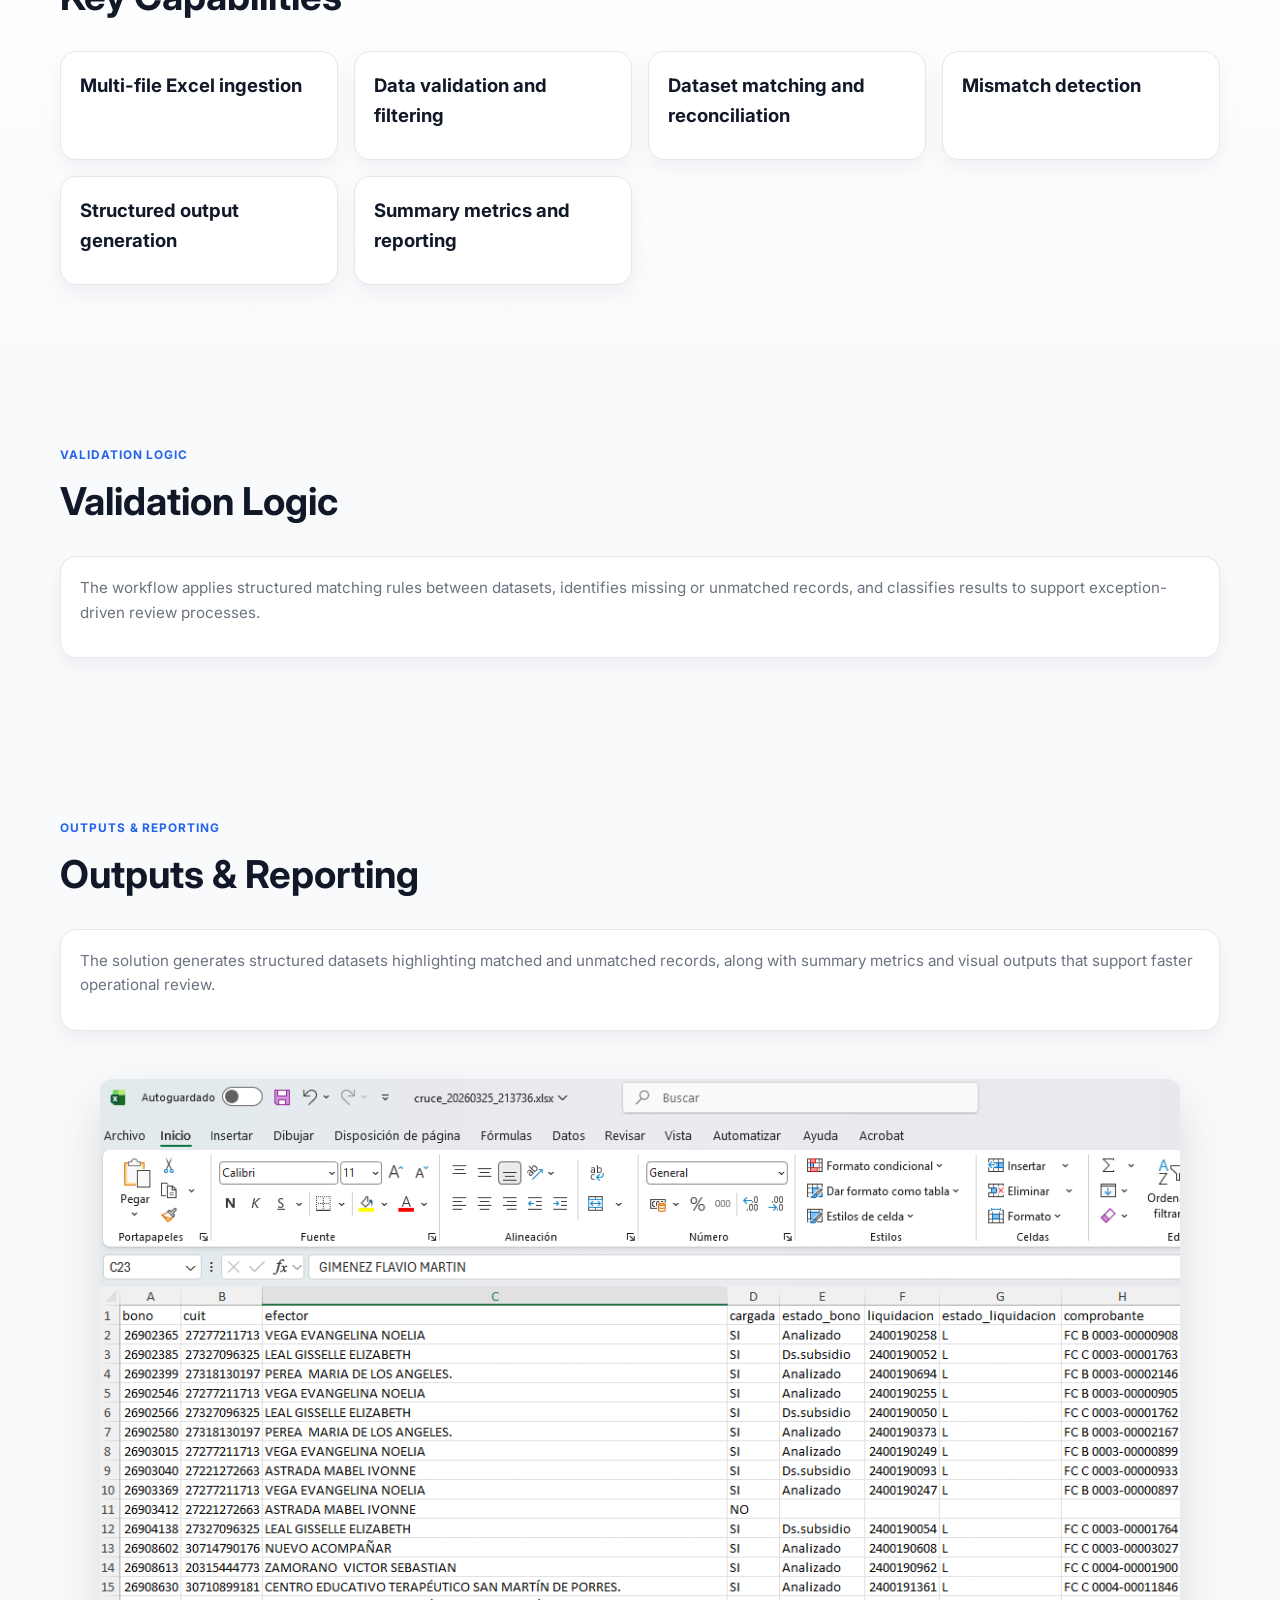
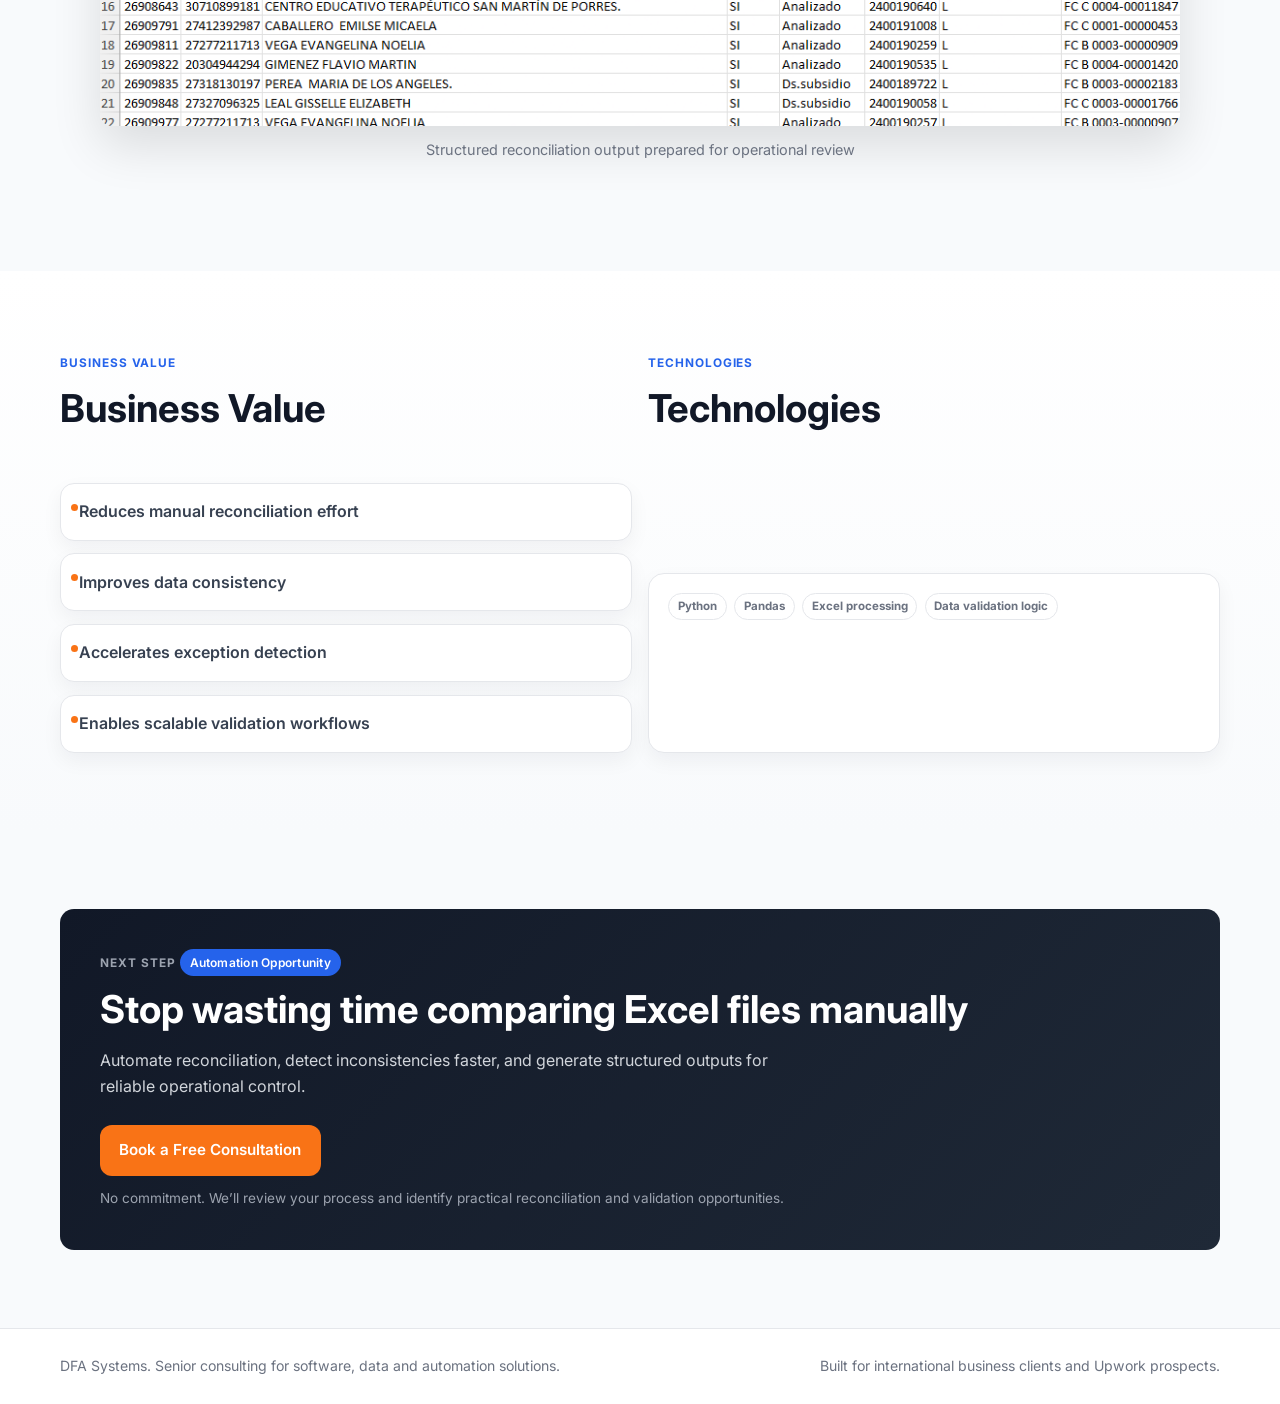
<file: excel-reconciliation.html>
<!DOCTYPE html>
<html lang="en">
<head>
  <meta charset="UTF-8">
  <meta name="viewport" content="width=device-width, initial-scale=1.0">
  <meta name="description" content="DFA Systems case study: Excel reconciliation and data validation automation workflow.">
  <title>Excel Reconciliation &amp; Data Validation Automation | DFA Systems</title>
  <link rel="preconnect" href="https://fonts.googleapis.com">
  <link rel="preconnect" href="https://fonts.gstatic.com" crossorigin>
  <link href="https://fonts.googleapis.com/css2?family=Inter:wght@400;500;600;700;800&display=swap" rel="stylesheet">
  <link rel="stylesheet" href="assets/css/styles.css">
</head>
<body data-page="excelReconciliation">
  <header class="site-header">
    <div class="container header-inner">
      <a href="index.html" class="logo-block" aria-label="DFA Systems home">
        <span class="brand-head">
          <img src="assets/images/logo-dfa.png" alt="DFA Systems logo" class="brand-logo">
          <span class="brand-copy">
            <span class="logo">DFA Systems</span>
            <span class="tagline" data-i18n="brandTagline">Software, Data &amp; Automation Solutions</span>
          </span>
        </span>
      </a>
      <button class="menu-toggle" type="button" aria-label="Toggle menu" aria-expanded="false"><span></span></button>
      <div class="nav-wrap">
        <nav class="site-nav">
          <a href="index.html" data-nav="home" data-i18n="navHome">Home</a>
          <a href="services.html" data-nav="services" data-i18n="navServices">Services</a>
          <a href="portfolio.html" data-nav="portfolio" data-i18n="navPortfolio">Portfolio</a>
          <a href="about.html" data-nav="about" data-i18n="navAbout">About</a>
          <a href="contact.html" data-nav="contact" data-i18n="navContact">Contact</a>
          <a href="login.html" data-nav="login" data-i18n="navLogin">Login</a>
          <a href="private-demos.html" data-nav="private" data-i18n="navPrivate">Private Demos</a>
        </nav>
        <div class="lang-switcher"><button class="lang-btn active" data-lang="en">EN</button><button class="lang-btn" data-lang="es">ES</button></div>
        <a href="contact.html" class="btn btn-primary desktop-cta" data-i18n="ctaBook">Book a Consultation</a>
        <a href="contact.html" class="btn btn-primary mobile-cta" data-i18n="ctaBook">Book a Consultation</a>
      </div>
    </div>
  </header>

  <main>
    <section class="case-hero">
      <div class="container case-hero-grid">
        <div class="case-hero-copy">
          <span class="eyebrow" data-i18n="heroEyebrow">Featured Workflow Case Study</span>
          <h1 class="section-title" data-i18n="heroTitle">Excel Reconciliation &amp; Data Validation Automation</h1>
          <p class="section-intro" data-i18n="heroSubtitle">Automated workflow that loads multiple Excel files, validates input data, reconciles records across datasets, detects mismatches, and generates structured outputs for operational review.</p>
          <p class="case-hero-support" data-i18n="heroSupport">Designed for real administrative workflows involving cross-file data validation.</p>
          <p class="hero-proof" data-i18n="heroProof">Based on real reconciliation processes used in operational environments.</p>
          <div class="case-hero-actions">
            <a href="portfolio.html" class="btn btn-outline" data-i18n="backToPortfolio">Back to Portfolio</a>
            <a href="contact.html" class="btn btn-primary" data-i18n="contactMe">Book a Free Consultation</a>
          </div>
        </div>
        <aside class="case-highlight" aria-label="Project summary">
          <div class="case-highlight-head">
            <span class="case-highlight-label" data-i18n="heroPanelLabel">Workflow Snapshot</span>
            <span class="status status-case" data-i18n="heroPanelStatus">Implemented Project</span>
          </div>
          <div class="case-highlight-visual real-preview">
            <span class="case-preview-label" data-i18n="heroImageLabel">Real system output</span>
            <img
              src="assets/images/projects/excel-reconciliation/reconciliation-chart.png"
              alt="Excel reconciliation summary chart"
              class="case-preview-image"
              loading="eager"
            >
          </div>
          <div class="case-highlight-grid">
            <div class="case-highlight-item">
              <strong data-i18n="heroStat1Value">6 Steps</strong>
              <span data-i18n="heroStat1Label">From file load to review-ready output</span>
            </div>
            <div class="case-highlight-item">
              <strong data-i18n="heroStat2Value">Multi-file</strong>
              <span data-i18n="heroStat2Label">Independent Excel sources reconciled in one flow</span>
            </div>
            <div class="case-highlight-item">
              <strong data-i18n="heroStat3Value">Pandas</strong>
              <span data-i18n="heroStat3Label">Validation, filtering and dataset matching logic</span>
            </div>
            <div class="case-highlight-item">
              <strong data-i18n="heroStat4Value">Structured Output</strong>
              <span data-i18n="heroStat4Label">Matched, unmatched and summary-ready datasets</span>
            </div>
          </div>
        </aside>
      </div>
    </section>

    <section>
      <div class="container section-stack">
        <div>
          <span class="eyebrow" data-i18n="overviewEyebrow">Project Overview</span>
          <h2 class="section-title" data-i18n="overviewTitle">Project Overview</h2>
        </div>
        <div class="grid-2">
          <article class="card">
            <p class="card-text" data-i18n="overviewP1">This project automates the reconciliation of independent Excel datasets, reducing manual comparison work and improving consistency in data validation processes. It combines file ingestion, validation, record matching, mismatch detection, and structured reporting into a unified workflow.</p>
          </article>
          <article class="card">
            <p class="card-text" data-i18n="overviewP2">The resulting process supports recurring operational review by standardizing how records are cross-checked, how differences are isolated, and how structured outputs are prepared for follow-up and reporting.</p>
          </article>
        </div>
      </div>
    </section>

    <section class="bg-soft">
      <div class="container section-stack">
        <div>
          <span class="eyebrow" data-i18n="challengeEyebrow">Business Challenge</span>
          <h2 class="section-title" data-i18n="challengeTitle">Business Challenge</h2>
        </div>
        <article class="card">
          <p class="card-text" data-i18n="challengeText">Organizations often rely on multiple Excel files that must be manually compared to verify data consistency. This process is time-consuming, error-prone, and difficult to scale.</p>
        </article>
      </div>
    </section>

    <section>
      <div class="container section-stack">
        <div>
          <span class="eyebrow" data-i18n="workflowEyebrow">Solution Workflow</span>
          <h2 class="section-title" data-i18n="workflowTitle">Solution Workflow</h2>
          <p class="section-copy" data-i18n="workflowText">The solution loads multiple Excel sources, validates structure and required columns, filters relevant rows, matches records across datasets, detects mismatches, and prepares structured outputs for operational review.</p>
        </div>
        <div class="workflow-strip" aria-label="Workflow steps">
          <article class="workflow-step-card">
            <span class="workflow-step-no">01</span>
            <h3 data-i18n="workflowStep1">Load Excel files</h3>
            <p class="workflow-step-sub" data-i18n="workflowStep1Sub">Import multiple datasets</p>
          </article>
          <article class="workflow-step-card">
            <span class="workflow-step-no">02</span>
            <h3 data-i18n="workflowStep2">Validate structure</h3>
            <p class="workflow-step-sub" data-i18n="workflowStep2Sub">Check required columns and formats</p>
          </article>
          <article class="workflow-step-card">
            <span class="workflow-step-no">03</span>
            <h3 data-i18n="workflowStep3">Filter relevant data</h3>
            <p class="workflow-step-sub" data-i18n="workflowStep3Sub">Prepare clean operational subsets</p>
          </article>
          <article class="workflow-step-card">
            <span class="workflow-step-no">04</span>
            <h3 data-i18n="workflowStep4">Match datasets</h3>
            <p class="workflow-step-sub" data-i18n="workflowStep4Sub">Reconcile records across sources</p>
          </article>
          <article class="workflow-step-card">
            <span class="workflow-step-no">05</span>
            <h3 data-i18n="workflowStep5">Detect mismatches</h3>
            <p class="workflow-step-sub" data-i18n="workflowStep5Sub">Surface exceptions and gaps</p>
          </article>
          <article class="workflow-step-card">
            <span class="workflow-step-no">06</span>
            <h3 data-i18n="workflowStep6">Generate outputs</h3>
            <p class="workflow-step-sub" data-i18n="workflowStep6Sub">Prepare review-ready results</p>
          </article>
        </div>
        <figure class="project-figure">
          <img
            src="assets/images/projects/excel-reconciliation/reconciliation-chart.png"
            alt="Example of reconciliation summary output"
            class="project-image"
            loading="lazy"
          >
          <figcaption data-i18n="workflowImageCaption">Example of reconciliation summary output</figcaption>
        </figure>
      </div>
    </section>

    <section class="bg-soft">
      <div class="container section-stack">
        <div>
          <span class="eyebrow" data-i18n="capabilitiesEyebrow">Key Capabilities</span>
          <h2 class="section-title" data-i18n="capabilitiesTitle">Key Capabilities</h2>
        </div>
        <div class="grid-4">
          <article class="card capability-card"><h3 class="card-title" data-i18n="capability1">Multi-file Excel ingestion</h3></article>
          <article class="card capability-card"><h3 class="card-title" data-i18n="capability2">Data validation and filtering</h3></article>
          <article class="card capability-card"><h3 class="card-title" data-i18n="capability3">Dataset matching and reconciliation</h3></article>
          <article class="card capability-card"><h3 class="card-title" data-i18n="capability4">Mismatch detection</h3></article>
          <article class="card capability-card"><h3 class="card-title" data-i18n="capability5">Structured output generation</h3></article>
          <article class="card capability-card"><h3 class="card-title" data-i18n="capability6">Summary metrics and reporting</h3></article>
        </div>
      </div>
    </section>

    <section>
      <div class="container section-stack">
        <div>
          <span class="eyebrow" data-i18n="validationEyebrow">Validation Logic</span>
          <h2 class="section-title" data-i18n="validationTitle">Validation Logic</h2>
        </div>
        <article class="card">
          <p class="card-text" data-i18n="validationText">The workflow applies structured matching rules between datasets, identifies missing or unmatched records, and classifies results to support exception-driven review processes.</p>
        </article>
      </div>
    </section>

    <section>
      <div class="container section-stack">
        <div>
          <span class="eyebrow" data-i18n="outputsEyebrow">Outputs &amp; Reporting</span>
          <h2 class="section-title" data-i18n="outputsTitle">Outputs &amp; Reporting</h2>
        </div>
        <article class="card">
          <p class="card-text" data-i18n="outputsText">The solution generates structured datasets highlighting matched and unmatched records, along with summary metrics and visual outputs that support faster operational review.</p>
        </article>
        <figure class="project-figure">
          <img
            src="assets/images/projects/excel-reconciliation/output-excel-preview.png"
            alt="Structured Excel reconciliation output preview"
            class="project-image"
            loading="lazy"
          >
          <figcaption data-i18n="outputsImageCaption">Structured reconciliation output prepared for operational review</figcaption>
        </figure>
      </div>
    </section>

    <section class="bg-soft">
      <div class="container grid-2">
        <article class="section-stack">
          <div>
            <span class="eyebrow" data-i18n="valueEyebrow">Business Value</span>
            <h2 class="section-title" data-i18n="valueTitle">Business Value</h2>
          </div>
          <ul class="value-list">
            <li data-i18n="value1">Reduces manual reconciliation effort</li>
            <li data-i18n="value2">Improves data consistency</li>
            <li data-i18n="value3">Accelerates exception detection</li>
            <li data-i18n="value4">Enables scalable validation workflows</li>
          </ul>
        </article>
        <article class="section-stack">
          <div>
            <span class="eyebrow" data-i18n="techEyebrow">Technologies</span>
            <h2 class="section-title" data-i18n="techTitle">Technologies</h2>
          </div>
          <div class="card">
            <div class="tags">
              <span class="tag" data-i18n="tech1">Python</span>
              <span class="tag" data-i18n="tech2">Pandas</span>
              <span class="tag" data-i18n="tech3">Excel processing</span>
              <span class="tag" data-i18n="tech4">Data validation logic</span>
            </div>
          </div>
        </article>
      </div>
    </section>

    <section>
      <div class="container">
        <div class="cta-block">
          <span class="eyebrow" data-i18n="finalCtaEyebrow">Next Step</span>
          <span class="cta-highlight" data-i18n="ctaHighlight">Automation Opportunity</span>
          <h2 class="section-title" data-i18n="finalCtaTitle">Stop wasting time comparing Excel files manually</h2>
          <p data-i18n="finalCtaText">Automate reconciliation, detect inconsistencies faster, and generate structured outputs for reliable operational control.</p>
          <div class="case-hero-actions">
            <a href="contact.html" class="btn btn-primary" data-i18n="contactMe">Book a Free Consultation</a>
          </div>
          <small class="cta-trust" data-i18n="ctaTrust">No commitment. We’ll review your process and identify practical reconciliation and validation opportunities.</small>
        </div>
      </div>
    </section>
  </main>

  <footer class="site-footer">
    <div class="container footer-inner">
      <p data-i18n="footerText">DFA Systems. Senior consulting for software, data and automation solutions.</p>
      <p data-i18n="footerLinks">Built for international business clients and Upwork prospects.</p>
    </div>
  </footer>

  <script src="assets/js/translations.js"></script>
  <script src="assets/js/main.js"></script>
</body>
</html>
</file>
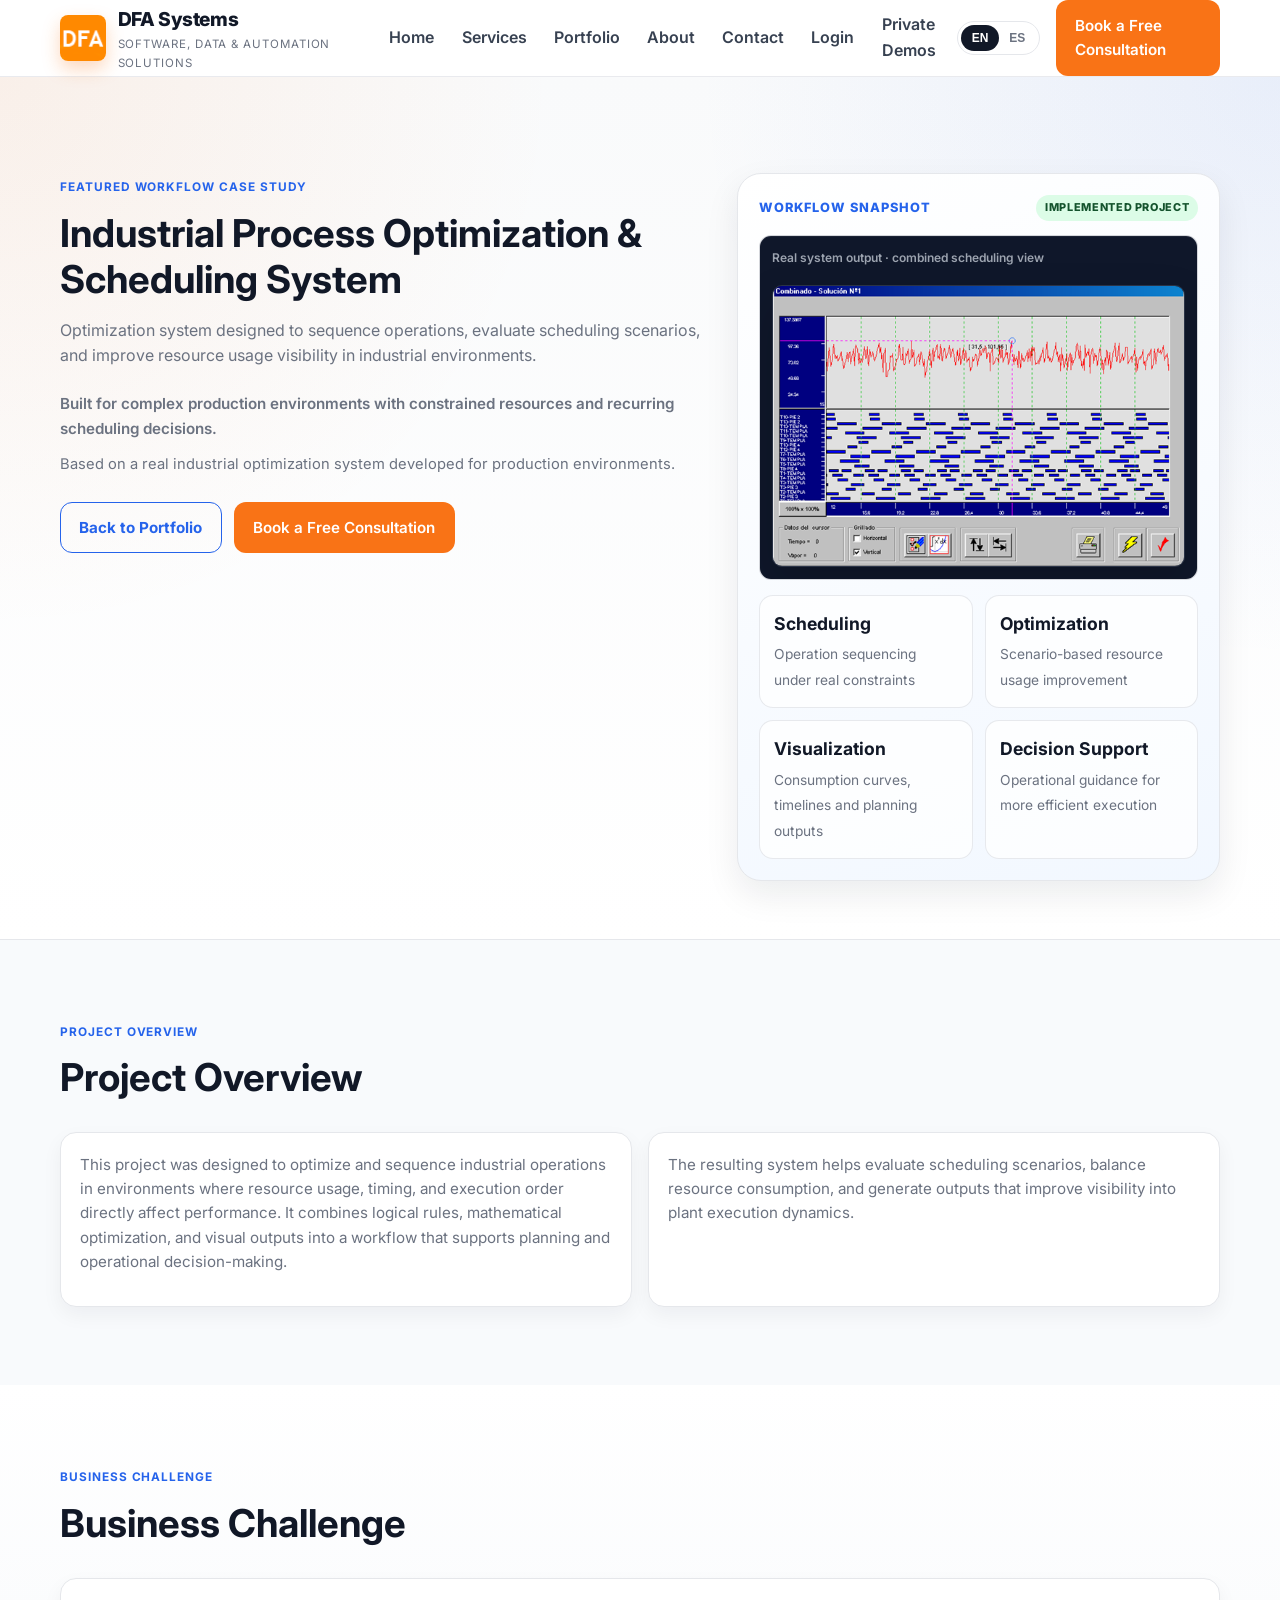
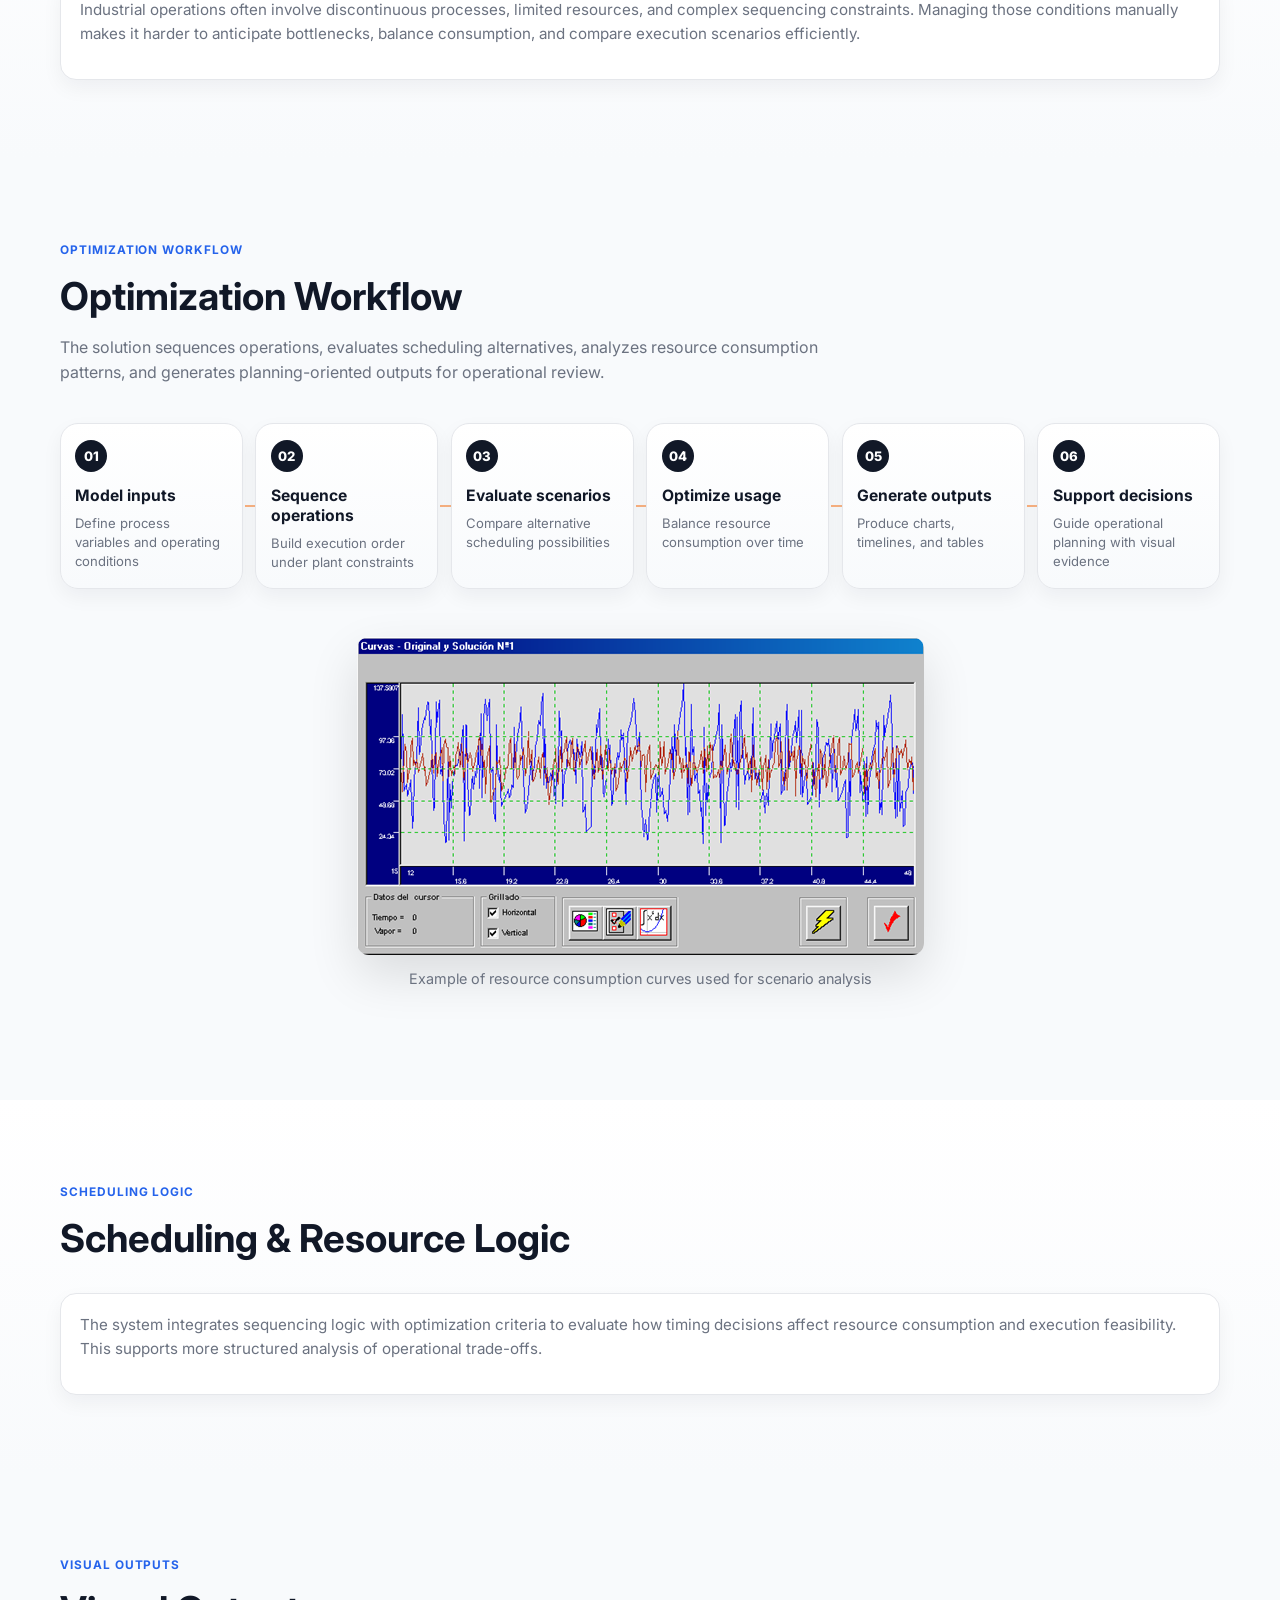
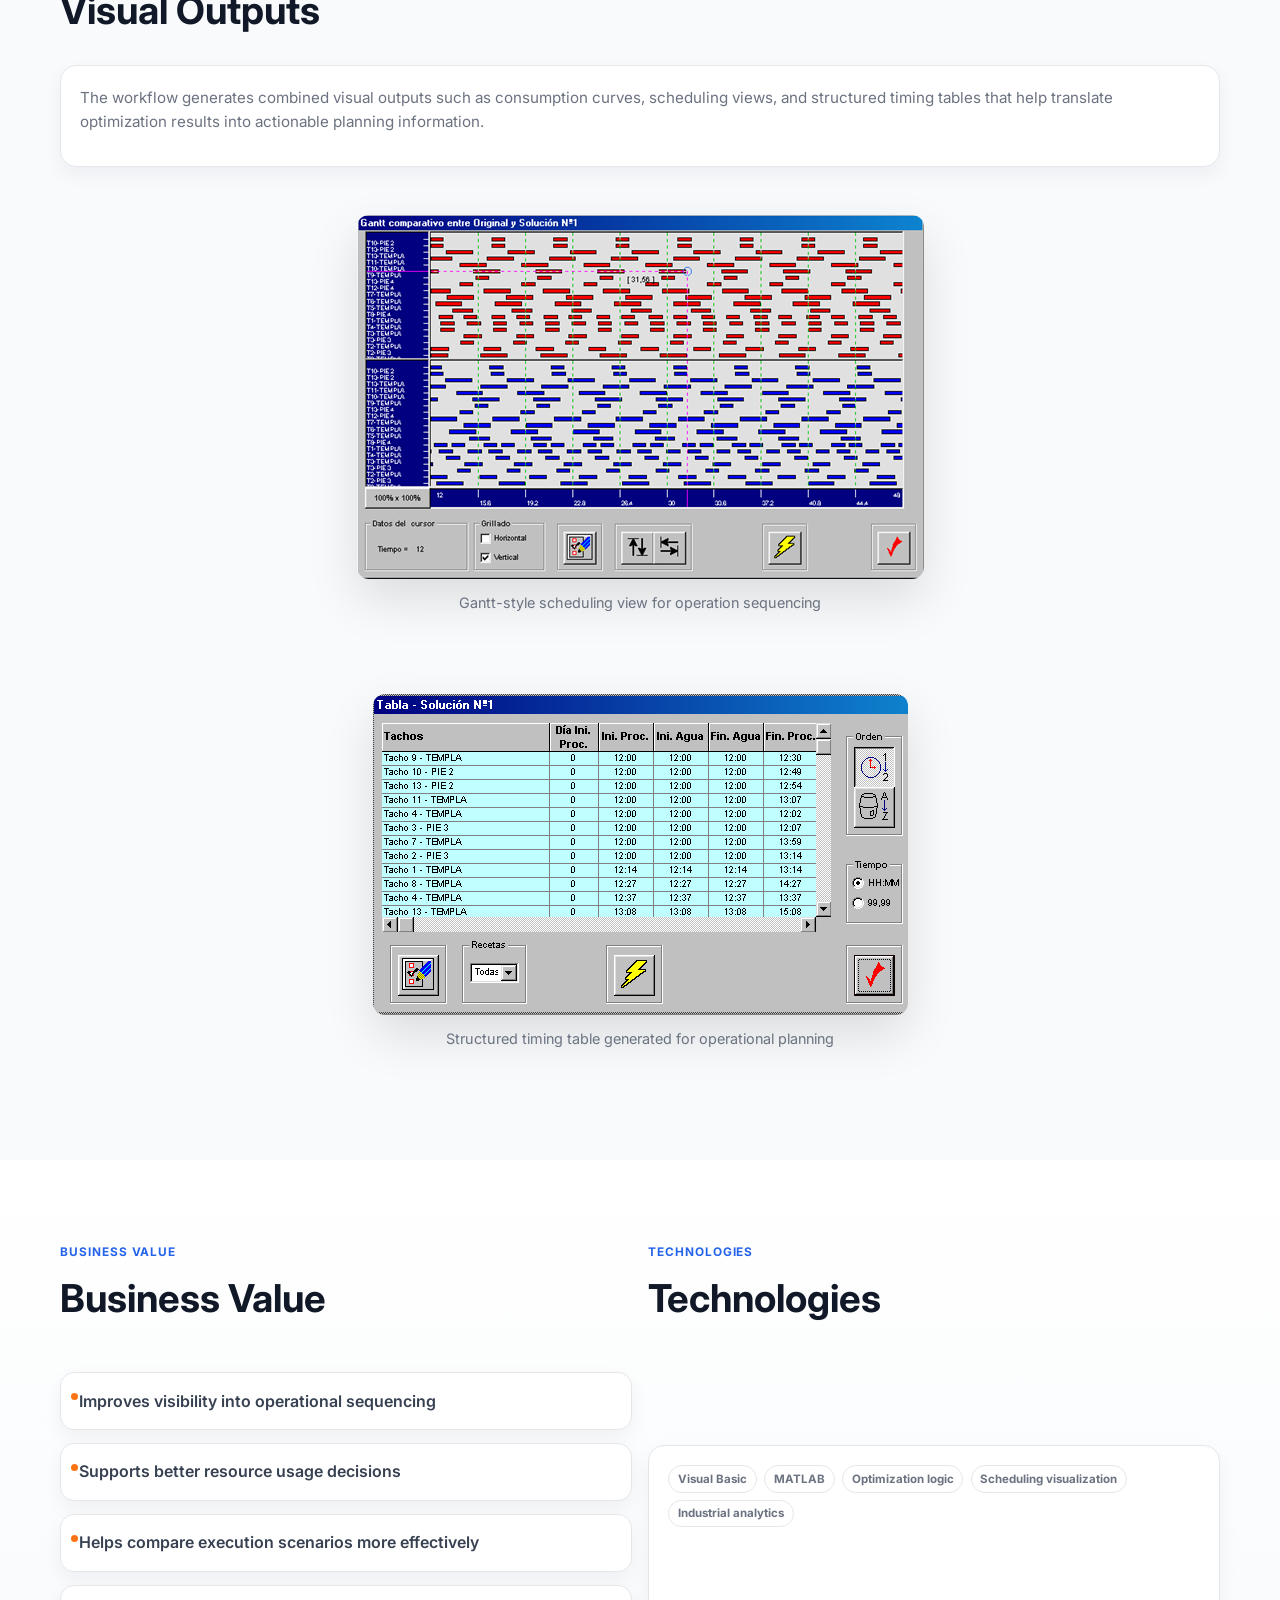
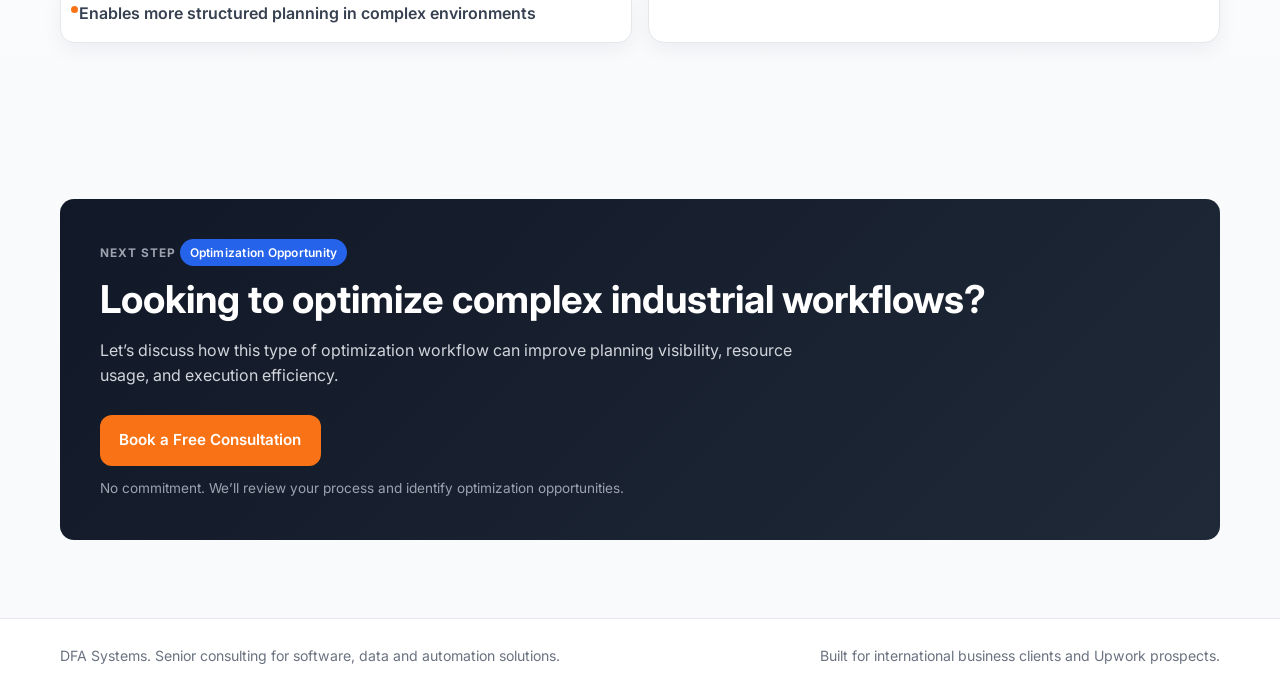
<file: industrial-optimization.html>
<!DOCTYPE html>
<html lang="en">
<head>
  <meta charset="UTF-8">
  <meta name="viewport" content="width=device-width, initial-scale=1.0">
  <meta name="description" content="DFA Systems case study: industrial process optimization and scheduling system.">
  <title>Industrial Process Optimization &amp; Scheduling System | DFA Systems</title>
  <link rel="preconnect" href="https://fonts.googleapis.com">
  <link rel="preconnect" href="https://fonts.gstatic.com" crossorigin>
  <link href="https://fonts.googleapis.com/css2?family=Inter:wght@400;500;600;700;800&display=swap" rel="stylesheet">
  <link rel="stylesheet" href="assets/css/styles.css">
</head>
<body data-page="industrialOptimization">
  <header class="site-header">
    <div class="container header-inner">
      <a href="index.html" class="logo-block" aria-label="DFA Systems home">
        <span class="brand-head">
          <img src="assets/images/logo-dfa.png" alt="DFA Systems logo" class="brand-logo">
          <span class="brand-copy">
            <span class="logo">DFA Systems</span>
            <span class="tagline" data-i18n="brandTagline">Software, Data &amp; Automation Solutions</span>
          </span>
        </span>
      </a>
      <button class="menu-toggle" type="button" aria-label="Toggle menu" aria-expanded="false"><span></span></button>
      <div class="nav-wrap">
        <nav class="site-nav">
          <a href="index.html" data-nav="home" data-i18n="navHome">Home</a>
          <a href="services.html" data-nav="services" data-i18n="navServices">Services</a>
          <a href="portfolio.html" data-nav="portfolio" data-i18n="navPortfolio">Portfolio</a>
          <a href="about.html" data-nav="about" data-i18n="navAbout">About</a>
          <a href="contact.html" data-nav="contact" data-i18n="navContact">Contact</a>
          <a href="login.html" data-nav="login" data-i18n="navLogin">Login</a>
          <a href="private-demos.html" data-nav="private" data-i18n="navPrivate">Private Demos</a>
        </nav>
        <div class="lang-switcher"><button class="lang-btn active" data-lang="en">EN</button><button class="lang-btn" data-lang="es">ES</button></div>
        <a href="contact.html" class="btn btn-primary desktop-cta" data-i18n="ctaBook">Book a Consultation</a>
        <a href="contact.html" class="btn btn-primary mobile-cta" data-i18n="ctaBook">Book a Consultation</a>
      </div>
    </div>
  </header>

  <main>
    <section class="case-hero">
      <div class="container case-hero-grid">
        <div class="case-hero-copy">
          <span class="eyebrow" data-i18n="heroEyebrow">Featured Workflow Case Study</span>
          <h1 class="section-title" data-i18n="heroTitle">Industrial Process Optimization &amp; Scheduling System</h1>
          <p class="section-intro" data-i18n="heroSubtitle">Optimization system designed to sequence operations, evaluate scheduling scenarios, and improve resource usage visibility in industrial environments.</p>
          <p class="case-hero-support" data-i18n="heroSupport">Built for complex production environments with constrained resources and recurring scheduling decisions.</p>
          <p class="hero-proof" data-i18n="heroProof">Based on a real industrial optimization system developed for production environments.</p>
          <div class="case-hero-actions">
            <a href="portfolio.html" class="btn btn-outline" data-i18n="backToPortfolio">Back to Portfolio</a>
            <a href="contact.html" class="btn btn-primary" data-i18n="contactMe">Book a Free Consultation</a>
          </div>
        </div>
        <aside class="case-highlight" aria-label="Project summary">
          <div class="case-highlight-head">
            <span class="case-highlight-label" data-i18n="heroPanelLabel">Workflow Snapshot</span>
            <span class="status status-case" data-i18n="heroPanelStatus">Implemented Project</span>
          </div>
          <div class="case-highlight-visual real-preview">
            <span class="case-preview-label" data-i18n="heroImageLabel">Real system output · combined scheduling view</span>
            <img
              src="assets/images/projects/industrial-optimization/combined-scheduling-view.png"
              alt="Industrial optimization combined scheduling chart"
              class="case-preview-image"
              loading="eager"
            >
          </div>
          <div class="case-highlight-grid">
            <div class="case-highlight-item">
              <strong data-i18n="heroStat1Value">Scheduling</strong>
              <span data-i18n="heroStat1Label">Operation sequencing under real constraints</span>
            </div>
            <div class="case-highlight-item">
              <strong data-i18n="heroStat2Value">Optimization</strong>
              <span data-i18n="heroStat2Label">Scenario-based resource usage improvement</span>
            </div>
            <div class="case-highlight-item">
              <strong data-i18n="heroStat3Value">Visualization</strong>
              <span data-i18n="heroStat3Label">Consumption curves, timelines and planning outputs</span>
            </div>
            <div class="case-highlight-item">
              <strong data-i18n="heroStat4Value">Decision Support</strong>
              <span data-i18n="heroStat4Label">Operational guidance for more efficient execution</span>
            </div>
          </div>
        </aside>
      </div>
    </section>

    <section>
      <div class="container section-stack">
        <div>
          <span class="eyebrow" data-i18n="overviewEyebrow">Project Overview</span>
          <h2 class="section-title" data-i18n="overviewTitle">Project Overview</h2>
        </div>
        <div class="grid-2">
          <article class="card">
            <p class="card-text" data-i18n="overviewP1">This project was designed to optimize and sequence industrial operations in environments where resource usage, timing, and execution order directly affect performance. It combines logical rules, mathematical optimization, and visual outputs into a workflow that supports planning and operational decision-making.</p>
          </article>
          <article class="card">
            <p class="card-text" data-i18n="overviewP2">The resulting system helps evaluate scheduling scenarios, balance resource consumption, and generate outputs that improve visibility into plant execution dynamics.</p>
          </article>
        </div>
      </div>
    </section>

    <section class="bg-soft">
      <div class="container section-stack">
        <div>
          <span class="eyebrow" data-i18n="challengeEyebrow">Business Challenge</span>
          <h2 class="section-title" data-i18n="challengeTitle">Business Challenge</h2>
        </div>
        <article class="card">
          <p class="card-text" data-i18n="challengeText">Industrial operations often involve discontinuous processes, limited resources, and complex sequencing constraints. Managing those conditions manually makes it harder to anticipate bottlenecks, balance consumption, and compare execution scenarios efficiently.</p>
        </article>
      </div>
    </section>

    <section>
      <div class="container section-stack">
        <div>
          <span class="eyebrow" data-i18n="workflowEyebrow">Optimization Workflow</span>
          <h2 class="section-title" data-i18n="workflowTitle">Optimization Workflow</h2>
          <p class="section-copy" data-i18n="workflowText">The solution sequences operations, evaluates scheduling alternatives, analyzes resource consumption patterns, and generates planning-oriented outputs for operational review.</p>
        </div>
        <div class="workflow-strip" aria-label="Workflow steps">
          <article class="workflow-step-card">
            <span class="workflow-step-no">01</span>
            <h3 data-i18n="workflowStep1">Model inputs</h3>
            <p class="workflow-step-sub" data-i18n="workflowStep1Sub">Define process variables and operating conditions</p>
          </article>
          <article class="workflow-step-card">
            <span class="workflow-step-no">02</span>
            <h3 data-i18n="workflowStep2">Sequence operations</h3>
            <p class="workflow-step-sub" data-i18n="workflowStep2Sub">Build execution order under plant constraints</p>
          </article>
          <article class="workflow-step-card">
            <span class="workflow-step-no">03</span>
            <h3 data-i18n="workflowStep3">Evaluate scenarios</h3>
            <p class="workflow-step-sub" data-i18n="workflowStep3Sub">Compare alternative scheduling possibilities</p>
          </article>
          <article class="workflow-step-card">
            <span class="workflow-step-no">04</span>
            <h3 data-i18n="workflowStep4">Optimize usage</h3>
            <p class="workflow-step-sub" data-i18n="workflowStep4Sub">Balance resource consumption over time</p>
          </article>
          <article class="workflow-step-card">
            <span class="workflow-step-no">05</span>
            <h3 data-i18n="workflowStep5">Generate outputs</h3>
            <p class="workflow-step-sub" data-i18n="workflowStep5Sub">Produce charts, timelines, and tables</p>
          </article>
          <article class="workflow-step-card">
            <span class="workflow-step-no">06</span>
            <h3 data-i18n="workflowStep6">Support decisions</h3>
            <p class="workflow-step-sub" data-i18n="workflowStep6Sub">Guide operational planning with visual evidence</p>
          </article>
        </div>
        <figure class="project-figure">
          <img
            src="assets/images/projects/industrial-optimization/steam-consumption-curves.png"
            alt="Example of resource consumption curves used for scenario analysis"
            class="project-image"
            loading="lazy"
          >
          <figcaption data-i18n="workflowImageCaption">Example of resource consumption curves used for scenario analysis</figcaption>
        </figure>
      </div>
    </section>

    <section class="bg-soft">
      <div class="container section-stack">
        <div>
          <span class="eyebrow" data-i18n="validationEyebrow">Scheduling Logic</span>
          <h2 class="section-title" data-i18n="validationTitle">Scheduling &amp; Resource Logic</h2>
        </div>
        <article class="card">
          <p class="card-text" data-i18n="validationText">The system integrates sequencing logic with optimization criteria to evaluate how timing decisions affect resource consumption and execution feasibility. This supports more structured analysis of operational trade-offs.</p>
        </article>
      </div>
    </section>

    <section>
      <div class="container section-stack">
        <div>
          <span class="eyebrow" data-i18n="outputsEyebrow">Visual Outputs</span>
          <h2 class="section-title" data-i18n="outputsTitle">Visual Outputs</h2>
        </div>
        <article class="card">
          <p class="card-text" data-i18n="outputsText">The workflow generates combined visual outputs such as consumption curves, scheduling views, and structured timing tables that help translate optimization results into actionable planning information.</p>
        </article>
        <figure class="project-figure">
          <img
            src="assets/images/projects/industrial-optimization/gantt-scheduling-view.png"
            alt="Gantt-style scheduling view for operation sequencing"
            class="project-image"
            loading="lazy"
          >
          <figcaption data-i18n="outputsImageCaption1">Gantt-style scheduling view for operation sequencing</figcaption>
        </figure>
        <figure class="project-figure">
          <img
            src="assets/images/projects/industrial-optimization/scheduling-table-output.png"
            alt="Structured timing table generated for operational planning"
            class="project-image"
            loading="lazy"
          >
          <figcaption data-i18n="outputsImageCaption2">Structured timing table generated for operational planning</figcaption>
        </figure>
      </div>
    </section>

    <section class="bg-soft">
      <div class="container grid-2">
        <article class="section-stack">
          <div>
            <span class="eyebrow" data-i18n="valueEyebrow">Business Value</span>
            <h2 class="section-title" data-i18n="valueTitle">Business Value</h2>
          </div>
          <ul class="value-list">
            <li data-i18n="value1">Improves visibility into operational sequencing</li>
            <li data-i18n="value2">Supports better resource usage decisions</li>
            <li data-i18n="value3">Helps compare execution scenarios more effectively</li>
            <li data-i18n="value4">Enables more structured planning in complex environments</li>
          </ul>
        </article>
        <article class="section-stack">
          <div>
            <span class="eyebrow" data-i18n="techEyebrow">Technologies</span>
            <h2 class="section-title" data-i18n="techTitle">Technologies</h2>
          </div>
          <div class="card">
            <div class="tags">
              <span class="tag" data-i18n="tech1">Visual Basic</span>
              <span class="tag" data-i18n="tech2">MATLAB</span>
              <span class="tag" data-i18n="tech3">Optimization logic</span>
              <span class="tag" data-i18n="tech4">Scheduling visualization</span>
              <span class="tag" data-i18n="tech5">Industrial analytics</span>
            </div>
          </div>
        </article>
      </div>
    </section>

    <section>
      <div class="container">
        <div class="cta-block">
          <span class="eyebrow" data-i18n="finalCtaEyebrow">Next Step</span>
          <span class="cta-highlight" data-i18n="ctaHighlight">Optimization Opportunity</span>
          <h2 class="section-title" data-i18n="finalCtaTitle">Looking to optimize complex industrial workflows?</h2>
          <p data-i18n="finalCtaText">Let’s discuss how this type of optimization workflow can improve planning visibility, resource usage, and execution efficiency.</p>
          <div class="case-hero-actions">
            <a href="contact.html" class="btn btn-primary" data-i18n="contactMe">Book a Free Consultation</a>
          </div>
          <small class="cta-trust" data-i18n="ctaTrust">No commitment. We’ll review your process and identify optimization opportunities.</small>
        </div>
      </div>
    </section>
  </main>

  <footer class="site-footer">
    <div class="container footer-inner">
      <p data-i18n="footerText">DFA Systems. Senior consulting for software, data and automation solutions.</p>
      <p data-i18n="footerLinks">Built for international business clients and Upwork prospects.</p>
    </div>
  </footer>

  <script src="assets/js/translations.js"></script>
  <script src="assets/js/main.js"></script>
</body>
</html>
</file>
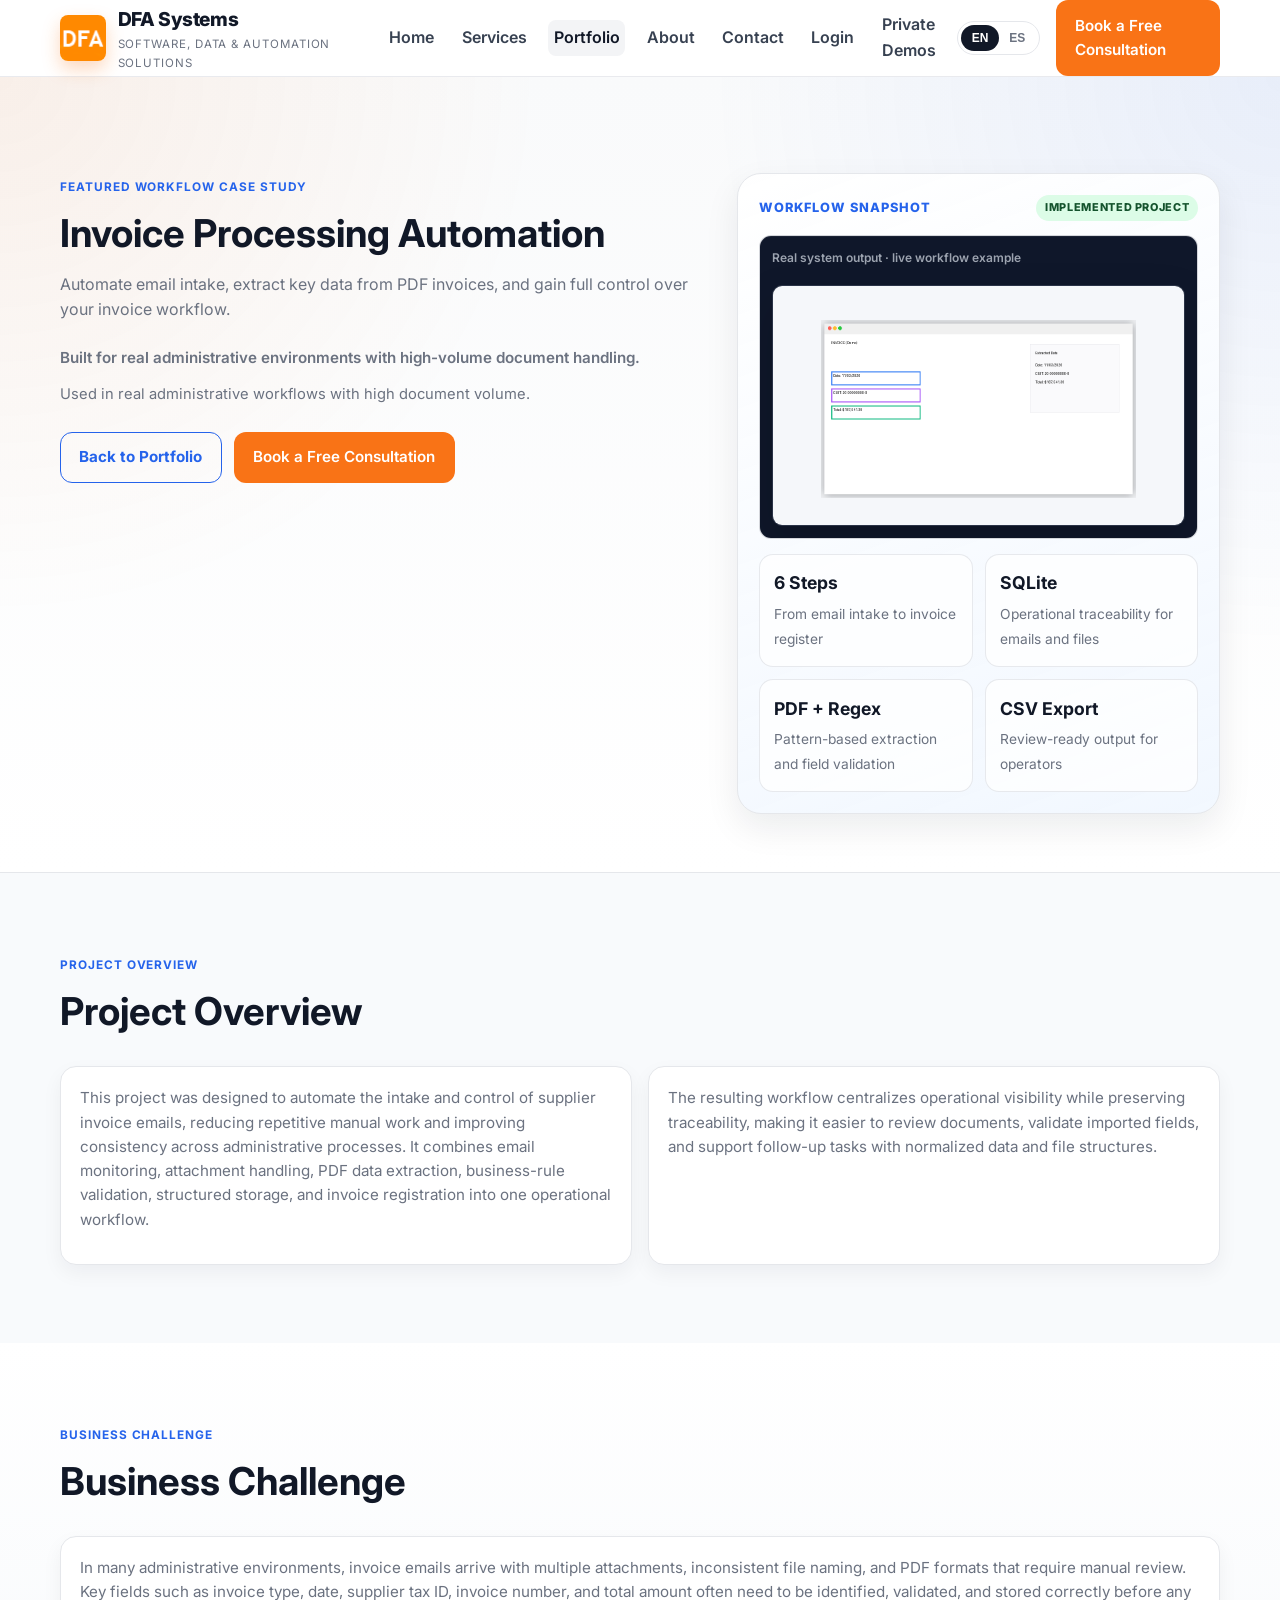
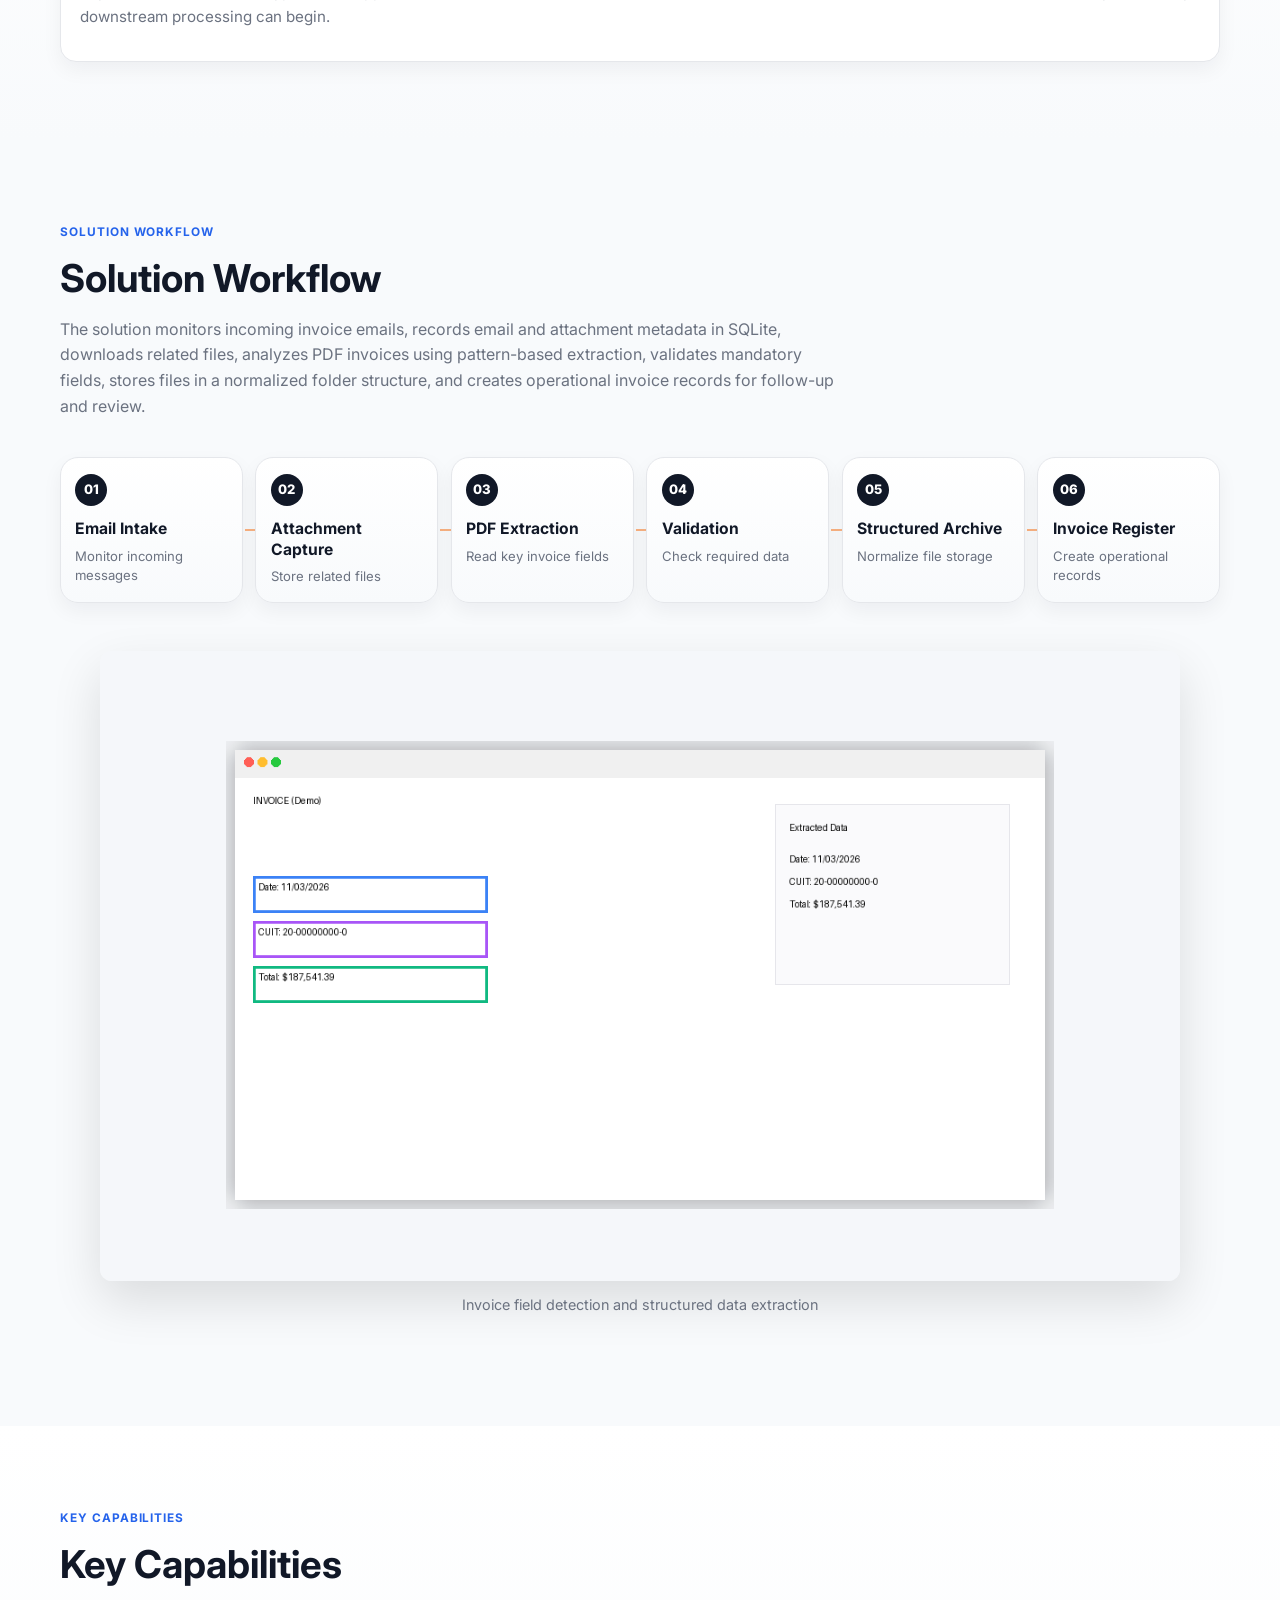
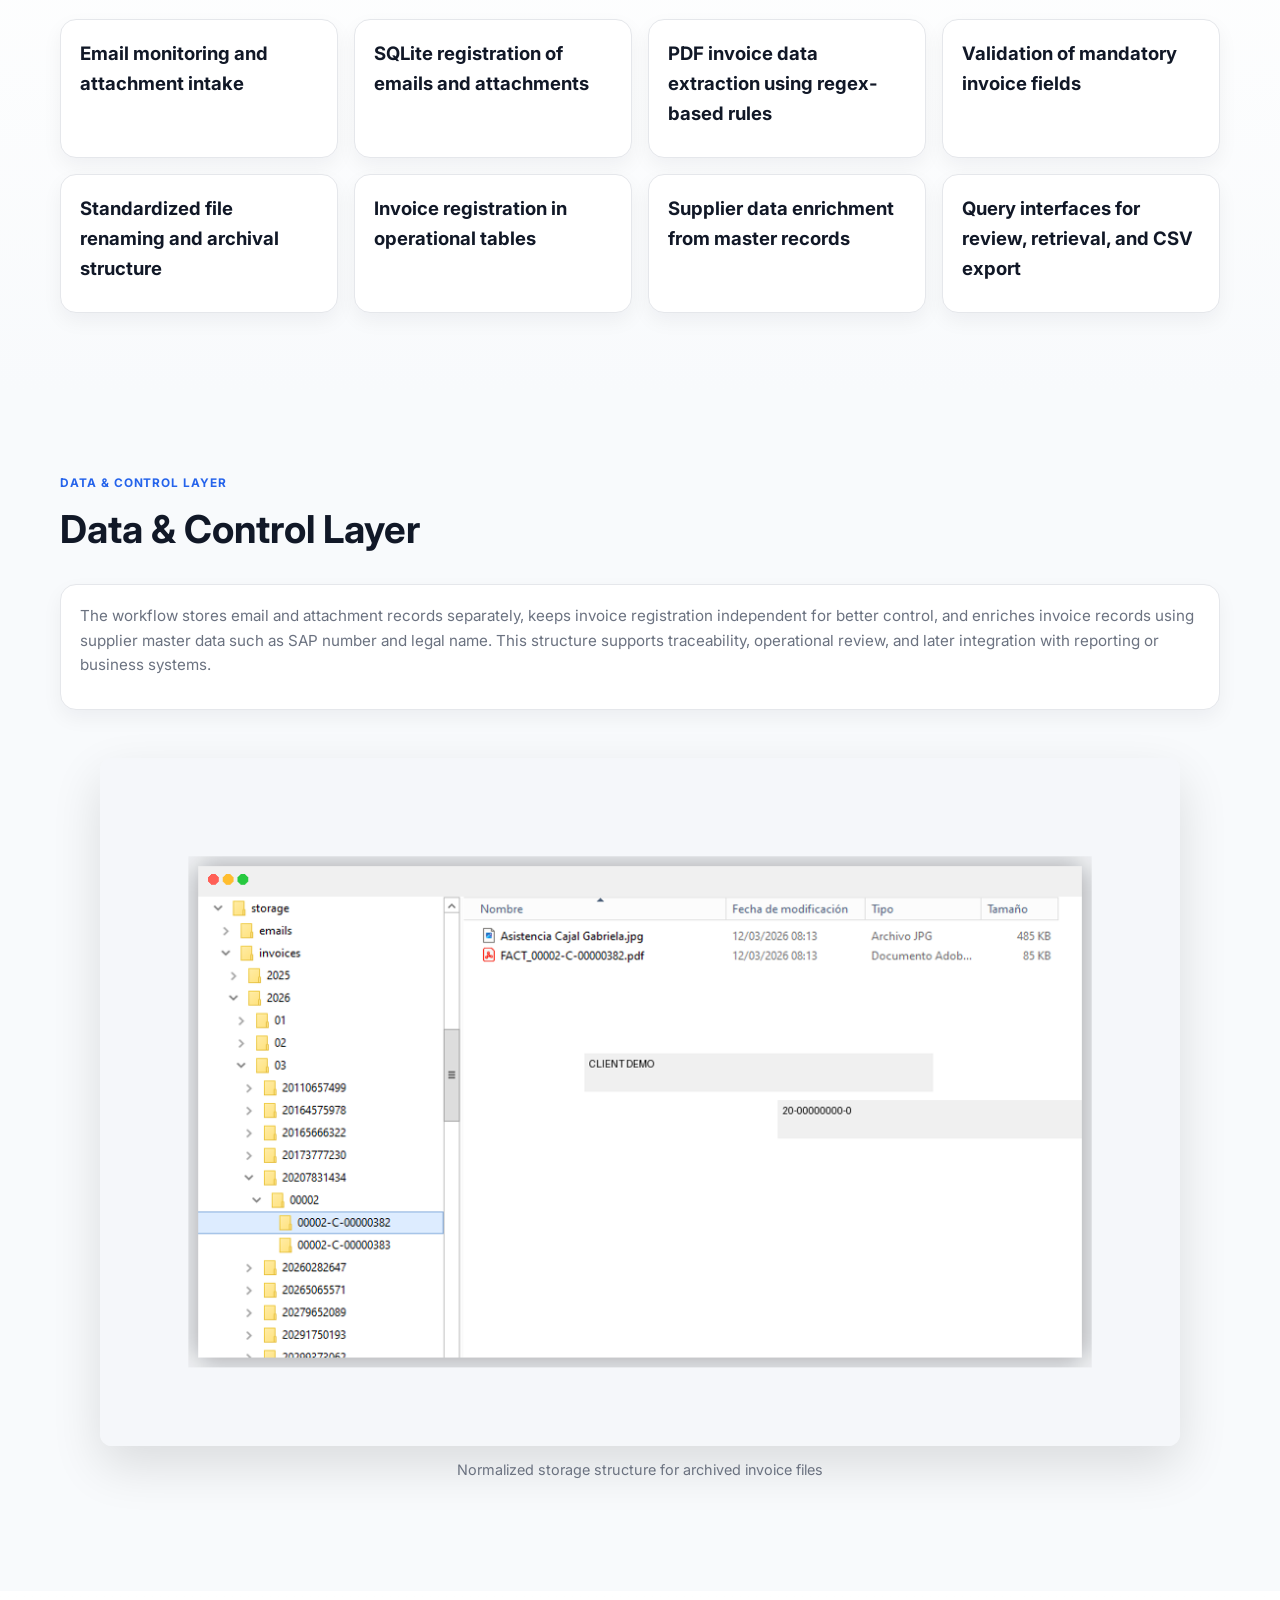
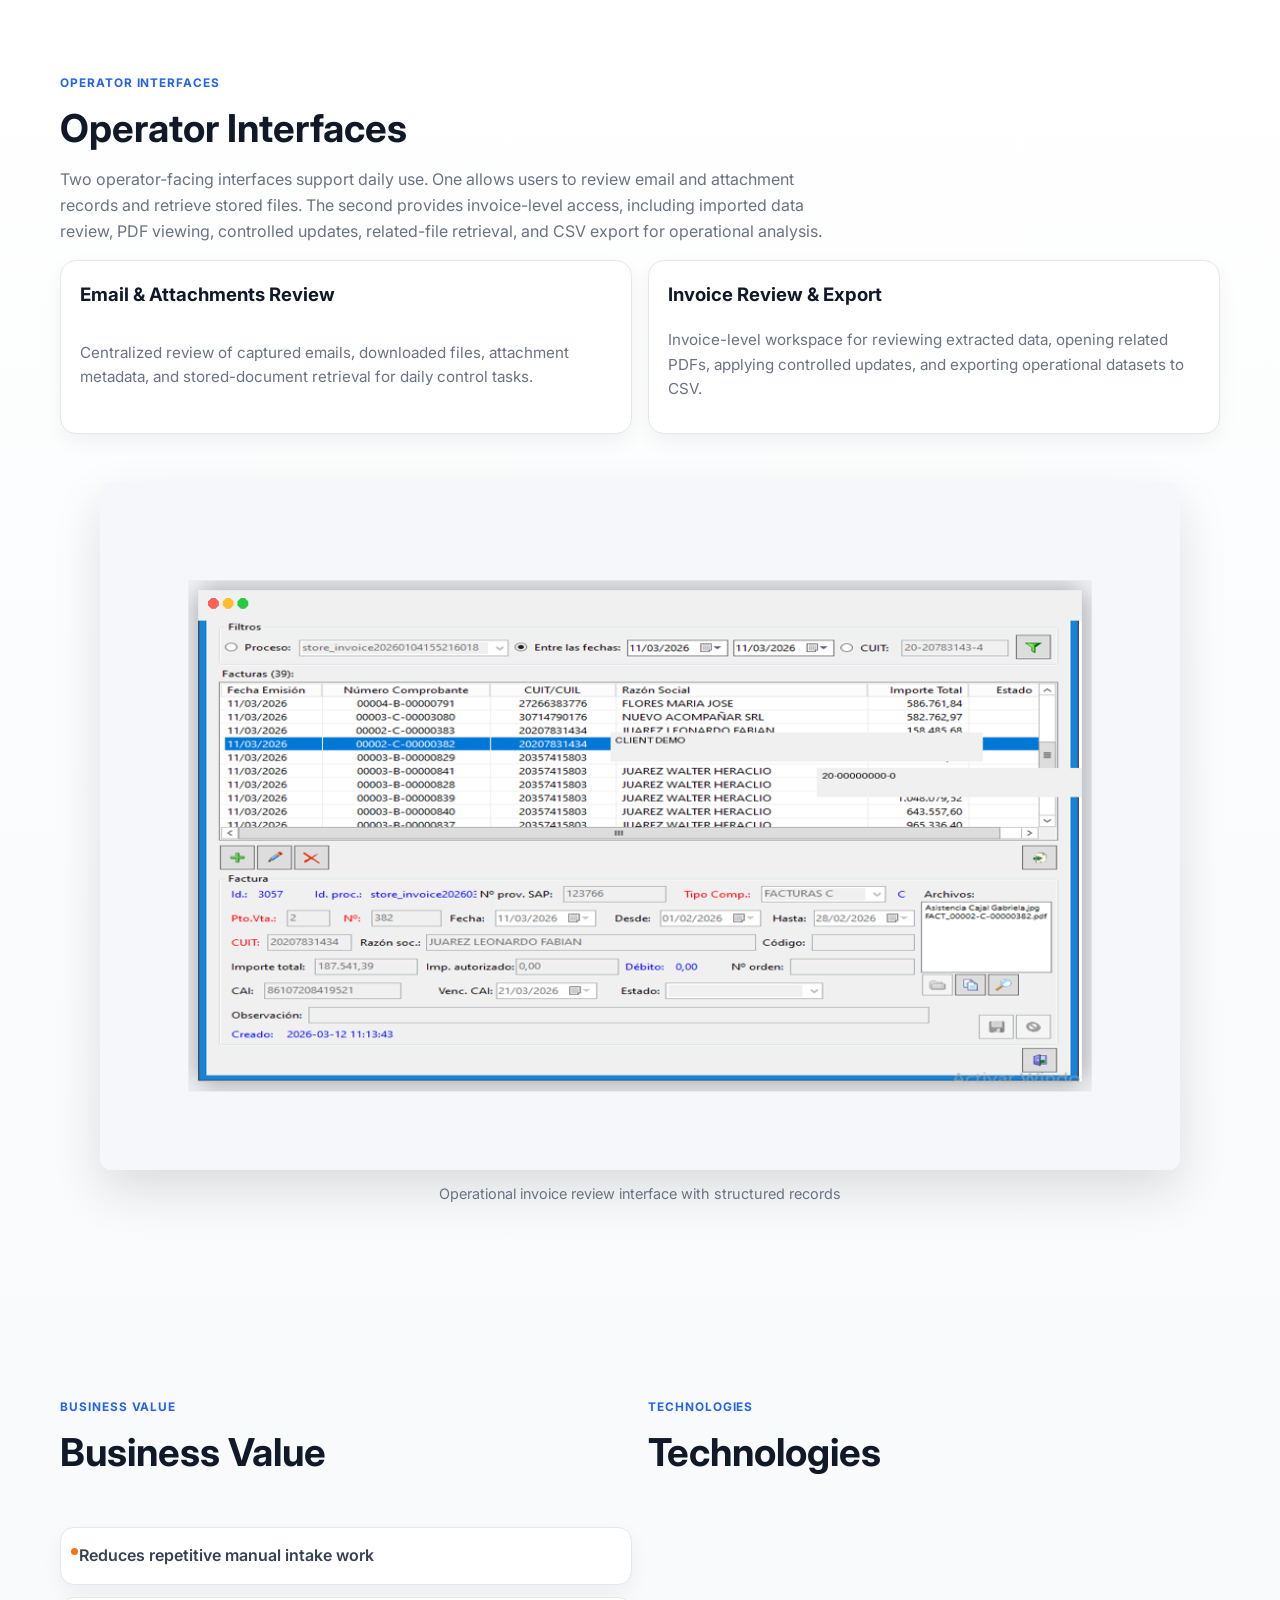
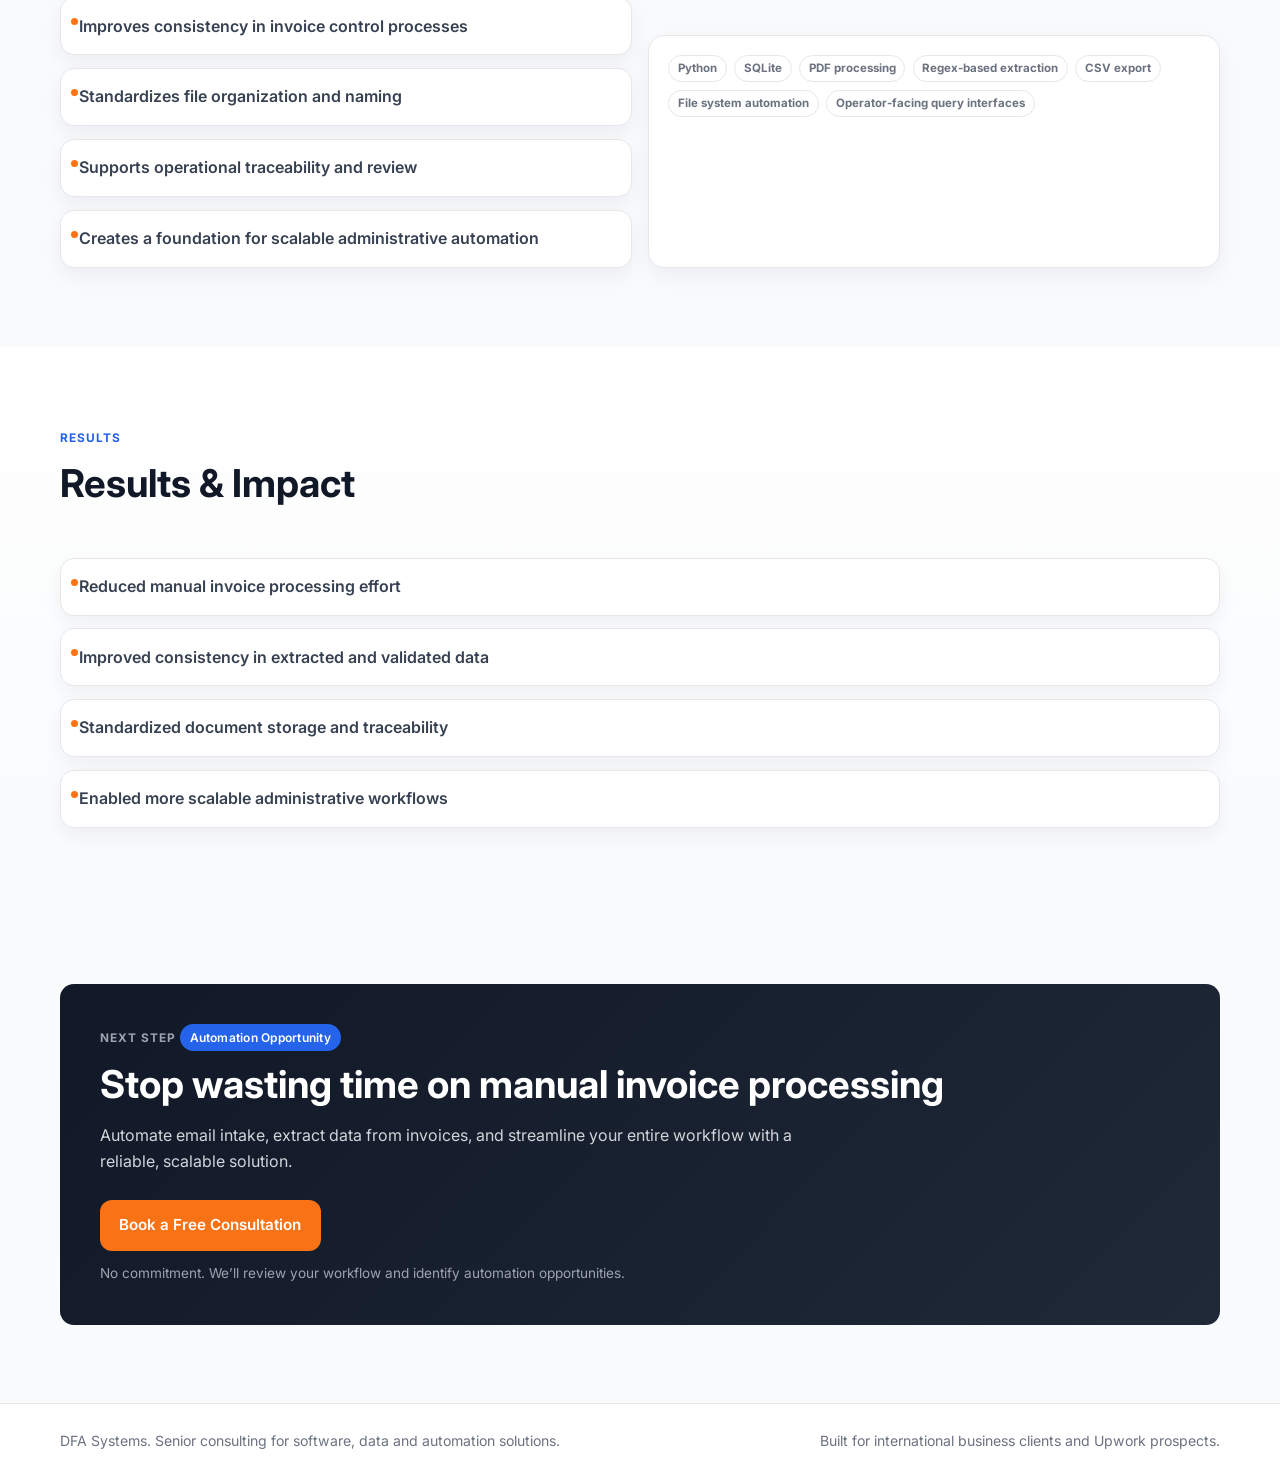
<file: invoice-automation.html>
<!DOCTYPE html>
<html lang="en">
<head>
  <meta charset="UTF-8">
  <meta name="viewport" content="width=device-width, initial-scale=1.0">
  <meta name="description" content="DFA Systems case study: invoice intake and validation automation workflow.">
  <title>Invoice Intake &amp; Validation Automation | DFA Systems</title>
  <link rel="preconnect" href="https://fonts.googleapis.com">
  <link rel="preconnect" href="https://fonts.gstatic.com" crossorigin>
  <link href="https://fonts.googleapis.com/css2?family=Inter:wght@400;500;600;700;800&display=swap" rel="stylesheet">
  <link rel="stylesheet" href="assets/css/styles.css">
</head>
<body data-page="invoiceAutomation">
  <header class="site-header">
    <div class="container header-inner">
      <a href="index.html" class="logo-block" aria-label="DFA Systems home">
        <span class="brand-head">
          <img src="assets/images/logo-dfa.png" alt="DFA Systems logo" class="brand-logo">
          <span class="brand-copy">
            <span class="logo">DFA Systems</span>
            <span class="tagline" data-i18n="brandTagline">Software, Data &amp; Automation Solutions</span>
          </span>
        </span>
      </a>
      <button class="menu-toggle" type="button" aria-label="Toggle menu" aria-expanded="false"><span></span></button>
      <div class="nav-wrap">
        <nav class="site-nav">
          <a href="index.html" data-nav="home" data-i18n="navHome">Home</a>
          <a href="services.html" data-nav="services" data-i18n="navServices">Services</a>
          <a href="portfolio.html" data-nav="portfolio" data-i18n="navPortfolio">Portfolio</a>
          <a href="about.html" data-nav="about" data-i18n="navAbout">About</a>
          <a href="contact.html" data-nav="contact" data-i18n="navContact">Contact</a>
          <a href="login.html" data-nav="login" data-i18n="navLogin">Login</a>
          <a href="private-demos.html" data-nav="private" data-i18n="navPrivate">Private Demos</a>
        </nav>
        <div class="lang-switcher"><button class="lang-btn active" data-lang="en">EN</button><button class="lang-btn" data-lang="es">ES</button></div>
        <a href="contact.html" class="btn btn-primary desktop-cta" data-i18n="ctaBook">Book a Consultation</a>
        <a href="contact.html" class="btn btn-primary mobile-cta" data-i18n="ctaBook">Book a Consultation</a>
      </div>
    </div>
  </header>

  <main>
    <section class="case-hero">
      <div class="container case-hero-grid">
        <div class="case-hero-copy">
          <span class="eyebrow" data-i18n="heroEyebrow">Featured Workflow Case Study</span>
          <h1 class="section-title" data-i18n="heroTitle">Invoice Processing Automation</h1>
          <p class="section-intro" data-i18n="heroSubtitle">Automate email intake, extract key data from PDF invoices, and gain full control over your invoice workflow.</p>
          <p class="case-hero-support" data-i18n="heroSupport">Built for real administrative environments with high-volume document handling.</p>
          <p class="hero-proof" data-i18n="heroProof">Used in real administrative workflows with high document volume.</p>
          <div class="case-hero-actions">
            <a href="portfolio.html" class="btn btn-outline" data-i18n="backToPortfolio">Back to Portfolio</a>
            <a href="contact.html" class="btn btn-primary" data-i18n="contactMe">Book a Free Consultation</a>
          </div>
        </div>
        <aside class="case-highlight" aria-label="Project summary">
          <div class="case-highlight-head">
            <span class="case-highlight-label" data-i18n="heroPanelLabel">Workflow Snapshot</span>
            <span class="status status-case" data-i18n="heroPanelStatus">Implemented Project</span>
          </div>
          <div class="case-highlight-visual real-preview">
            <span class="case-preview-label" data-i18n="heroImageLabel">Real system output</span>
            <img
              src="assets/images/projects/invoice-automation/invoice-workflow-pdf.png"
              alt="Invoice automation preview"
              class="case-preview-image"
              loading="eager"
            >
          </div>
          <div class="case-highlight-grid">
            <div class="case-highlight-item">
              <strong data-i18n="heroStat1Value">6 Steps</strong>
              <span data-i18n="heroStat1Label">From email intake to invoice register</span>
            </div>
            <div class="case-highlight-item">
              <strong data-i18n="heroStat2Value">SQLite</strong>
              <span data-i18n="heroStat2Label">Operational traceability for emails and files</span>
            </div>
            <div class="case-highlight-item">
              <strong data-i18n="heroStat3Value">PDF + Regex</strong>
              <span data-i18n="heroStat3Label">Pattern-based extraction and field validation</span>
            </div>
            <div class="case-highlight-item">
              <strong data-i18n="heroStat4Value">CSV Export</strong>
              <span data-i18n="heroStat4Label">Review-ready output for operators</span>
            </div>
          </div>
        </aside>
      </div>
    </section>

    <section>
      <div class="container section-stack">
        <div>
          <span class="eyebrow" data-i18n="overviewEyebrow">Project Overview</span>
          <h2 class="section-title" data-i18n="overviewTitle">Project Overview</h2>
        </div>
        <div class="grid-2">
          <article class="card">
            <p class="card-text" data-i18n="overviewP1">This project was designed to automate the intake and control of supplier invoice emails, reducing repetitive manual work and improving consistency across administrative processes. It combines email monitoring, attachment handling, PDF data extraction, business-rule validation, structured storage, and invoice registration into one operational workflow.</p>
          </article>
          <article class="card">
            <p class="card-text" data-i18n="overviewP2">The resulting workflow centralizes operational visibility while preserving traceability, making it easier to review documents, validate imported fields, and support follow-up tasks with normalized data and file structures.</p>
          </article>
        </div>
      </div>
    </section>

    <section class="bg-soft">
      <div class="container section-stack">
        <div>
          <span class="eyebrow" data-i18n="challengeEyebrow">Business Challenge</span>
          <h2 class="section-title" data-i18n="challengeTitle">Business Challenge</h2>
        </div>
        <article class="card">
          <p class="card-text" data-i18n="challengeText">In many administrative environments, invoice emails arrive with multiple attachments, inconsistent file naming, and PDF formats that require manual review. Key fields such as invoice type, date, supplier tax ID, invoice number, and total amount often need to be identified, validated, and stored correctly before any downstream processing can begin.</p>
        </article>
      </div>
    </section>

    <section>
      <div class="container section-stack">
        <div>
          <span class="eyebrow" data-i18n="workflowEyebrow">Solution Workflow</span>
          <h2 class="section-title" data-i18n="workflowTitle">Solution Workflow</h2>
          <p class="section-copy" data-i18n="workflowText">The solution monitors incoming invoice emails, records email and attachment metadata in SQLite, downloads related files, analyzes PDF invoices using pattern-based extraction, validates mandatory fields, stores files in a normalized folder structure, and creates operational invoice records for follow-up and review.</p>
        </div>
        <div class="workflow-strip" aria-label="Workflow steps">
          <article class="workflow-step-card">
            <span class="workflow-step-no">01</span>
            <h3 data-i18n="workflowStep1">Email Intake</h3>
            <p class="workflow-step-sub" data-i18n="workflowStep1Sub">Monitor incoming messages</p>
          </article>
          <article class="workflow-step-card">
            <span class="workflow-step-no">02</span>
            <h3 data-i18n="workflowStep2">Attachment Capture</h3>
            <p class="workflow-step-sub" data-i18n="workflowStep2Sub">Store related files</p>
          </article>
          <article class="workflow-step-card">
            <span class="workflow-step-no">03</span>
            <h3 data-i18n="workflowStep3">PDF Extraction</h3>
            <p class="workflow-step-sub" data-i18n="workflowStep3Sub">Read key invoice fields</p>
          </article>
          <article class="workflow-step-card">
            <span class="workflow-step-no">04</span>
            <h3 data-i18n="workflowStep4">Validation</h3>
            <p class="workflow-step-sub" data-i18n="workflowStep4Sub">Check required data</p>
          </article>
          <article class="workflow-step-card">
            <span class="workflow-step-no">05</span>
            <h3 data-i18n="workflowStep5">Structured Archive</h3>
            <p class="workflow-step-sub" data-i18n="workflowStep5Sub">Normalize file storage</p>
          </article>
          <article class="workflow-step-card">
            <span class="workflow-step-no">06</span>
            <h3 data-i18n="workflowStep6">Invoice Register</h3>
            <p class="workflow-step-sub" data-i18n="workflowStep6Sub">Create operational records</p>
          </article>
        </div>
        <figure class="project-figure">
          <img src="assets/images/projects/invoice-automation/invoice-workflow-pdf.png" alt="Invoice PDF with highlighted extracted fields and structured data panel" class="project-image" loading="lazy">
          <figcaption data-i18n="workflowImageCaption">Invoice field detection and structured data extraction</figcaption>
        </figure>
      </div>
    </section>

    <section class="bg-soft">
      <div class="container section-stack">
        <div>
          <span class="eyebrow" data-i18n="capabilitiesEyebrow">Key Capabilities</span>
          <h2 class="section-title" data-i18n="capabilitiesTitle">Key Capabilities</h2>
        </div>
        <div class="grid-4">
          <article class="card capability-card"><h3 class="card-title" data-i18n="capability1">Email monitoring and attachment intake</h3></article>
          <article class="card capability-card"><h3 class="card-title" data-i18n="capability2">SQLite registration of emails and attachments</h3></article>
          <article class="card capability-card"><h3 class="card-title" data-i18n="capability3">PDF invoice data extraction using regex-based rules</h3></article>
          <article class="card capability-card"><h3 class="card-title" data-i18n="capability4">Validation of mandatory invoice fields</h3></article>
          <article class="card capability-card"><h3 class="card-title" data-i18n="capability5">Standardized file renaming and archival structure</h3></article>
          <article class="card capability-card"><h3 class="card-title" data-i18n="capability6">Invoice registration in operational tables</h3></article>
          <article class="card capability-card"><h3 class="card-title" data-i18n="capability7">Supplier data enrichment from master records</h3></article>
          <article class="card capability-card"><h3 class="card-title" data-i18n="capability8">Query interfaces for review, retrieval, and CSV export</h3></article>
        </div>
      </div>
    </section>

    <section>
      <div class="container section-stack">
        <div>
          <span class="eyebrow" data-i18n="dataLayerEyebrow">Data &amp; Control Layer</span>
          <h2 class="section-title" data-i18n="dataLayerTitle">Data &amp; Control Layer</h2>
        </div>
        <article class="card">
          <p class="card-text" data-i18n="dataLayerText">The workflow stores email and attachment records separately, keeps invoice registration independent for better control, and enriches invoice records using supplier master data such as SAP number and legal name. This structure supports traceability, operational review, and later integration with reporting or business systems.</p>
        </article>
        <figure class="project-figure">
          <img src="assets/images/projects/invoice-automation/invoice-storage-structure.png" alt="Normalized folder structure for archived invoice files" class="project-image" loading="lazy">
          <figcaption data-i18n="dataLayerImageCaption">Normalized storage structure for archived invoice files</figcaption>
        </figure>
      </div>
    </section>

    <section class="bg-soft">
      <div class="container section-stack">
        <div>
          <span class="eyebrow" data-i18n="interfacesEyebrow">Operator Interfaces</span>
          <h2 class="section-title" data-i18n="interfacesTitle">Operator Interfaces</h2>
          <p class="section-copy" data-i18n="interfacesText">Two operator-facing interfaces support daily use. One allows users to review email and attachment records and retrieve stored files. The second provides invoice-level access, including imported data review, PDF viewing, controlled updates, related-file retrieval, and CSV export for operational analysis.</p>
        </div>
        <div class="grid-2">
          <article class="card interface-card">
            <h3 class="card-title" data-i18n="interfaceCard1Title">Email &amp; Attachments Review</h3>
            <p class="card-text" data-i18n="interfaceCard1Text">Centralized review of captured emails, downloaded files, attachment metadata, and stored-document retrieval for daily control tasks.</p>
          </article>
          <article class="card interface-card">
            <h3 class="card-title" data-i18n="interfaceCard2Title">Invoice Review &amp; Export</h3>
            <p class="card-text" data-i18n="interfaceCard2Text">Invoice-level workspace for reviewing extracted data, opening related PDFs, applying controlled updates, and exporting operational datasets to CSV.</p>
          </article>
        </div>
        <figure class="project-figure">
          <img src="assets/images/projects/invoice-automation/invoice-review-grid.png" alt="Operational invoice review interface with structured records" class="project-image" loading="lazy">
          <figcaption data-i18n="interfacesImageCaption">Operational invoice review interface with structured records</figcaption>
        </figure>
      </div>
    </section>

    <section>
      <div class="container grid-2">
        <article class="section-stack">
          <div>
            <span class="eyebrow" data-i18n="valueEyebrow">Business Value</span>
            <h2 class="section-title" data-i18n="valueTitle">Business Value</h2>
          </div>
          <ul class="value-list">
            <li data-i18n="value1">Reduces repetitive manual intake work</li>
            <li data-i18n="value2">Improves consistency in invoice control processes</li>
            <li data-i18n="value3">Standardizes file organization and naming</li>
            <li data-i18n="value4">Supports operational traceability and review</li>
            <li data-i18n="value5">Creates a foundation for scalable administrative automation</li>
          </ul>
        </article>
        <article class="section-stack">
          <div>
            <span class="eyebrow" data-i18n="techEyebrow">Technologies</span>
            <h2 class="section-title" data-i18n="techTitle">Technologies</h2>
          </div>
          <div class="card">
            <div class="tags">
              <span class="tag" data-i18n="tech1">Python</span>
              <span class="tag" data-i18n="tech2">SQLite</span>
              <span class="tag" data-i18n="tech3">PDF processing</span>
              <span class="tag" data-i18n="tech4">Regex-based extraction</span>
              <span class="tag" data-i18n="tech5">CSV export</span>
              <span class="tag" data-i18n="tech6">File system automation</span>
              <span class="tag" data-i18n="tech7">Operator-facing query interfaces</span>
            </div>
          </div>
        </article>
      </div>
    </section>

    <section class="bg-soft">
      <div class="container section-stack">
        <div>
          <span class="eyebrow" data-i18n="resultsEyebrow">Results</span>
          <h2 class="section-title" data-i18n="resultsTitle">Results &amp; Impact</h2>
        </div>
        <ul class="value-list">
          <li data-i18n="results1">Reduced manual invoice processing effort</li>
          <li data-i18n="results2">Improved consistency in extracted and validated data</li>
          <li data-i18n="results3">Standardized document storage and traceability</li>
          <li data-i18n="results4">Enabled more scalable administrative workflows</li>
        </ul>
      </div>
    </section>

    <section>
      <div class="container">
        <div class="cta-block">
          <span class="eyebrow" data-i18n="finalCtaEyebrow">Next Step</span>
          <span class="cta-highlight" data-i18n="ctaHighlight">Automation Opportunity</span>
          <h2 class="section-title" data-i18n="finalCtaTitle">Stop wasting time on manual invoice processing</h2>
          <p data-i18n="finalCtaText">Automate email intake, extract data from invoices, and streamline your entire workflow with a reliable, scalable solution.</p>
          <div class="case-hero-actions">
            <a href="contact.html" class="btn btn-primary" data-i18n="contactMe">Book a Free Consultation</a>
          </div>
          <small class="cta-trust" data-i18n="ctaTrust">No commitment. We’ll review your workflow and identify automation opportunities.</small>
        </div>
      </div>
    </section>
  </main>

  <footer class="site-footer">
    <div class="container footer-inner">
      <p data-i18n="footerText">DFA Systems. Senior consulting for software, data and automation solutions.</p>
      <p data-i18n="footerLinks">Built for international business clients and Upwork prospects.</p>
    </div>
  </footer>

  <script src="assets/js/translations.js"></script>
  <script src="assets/js/main.js"></script>
</body>
</html>
</file>
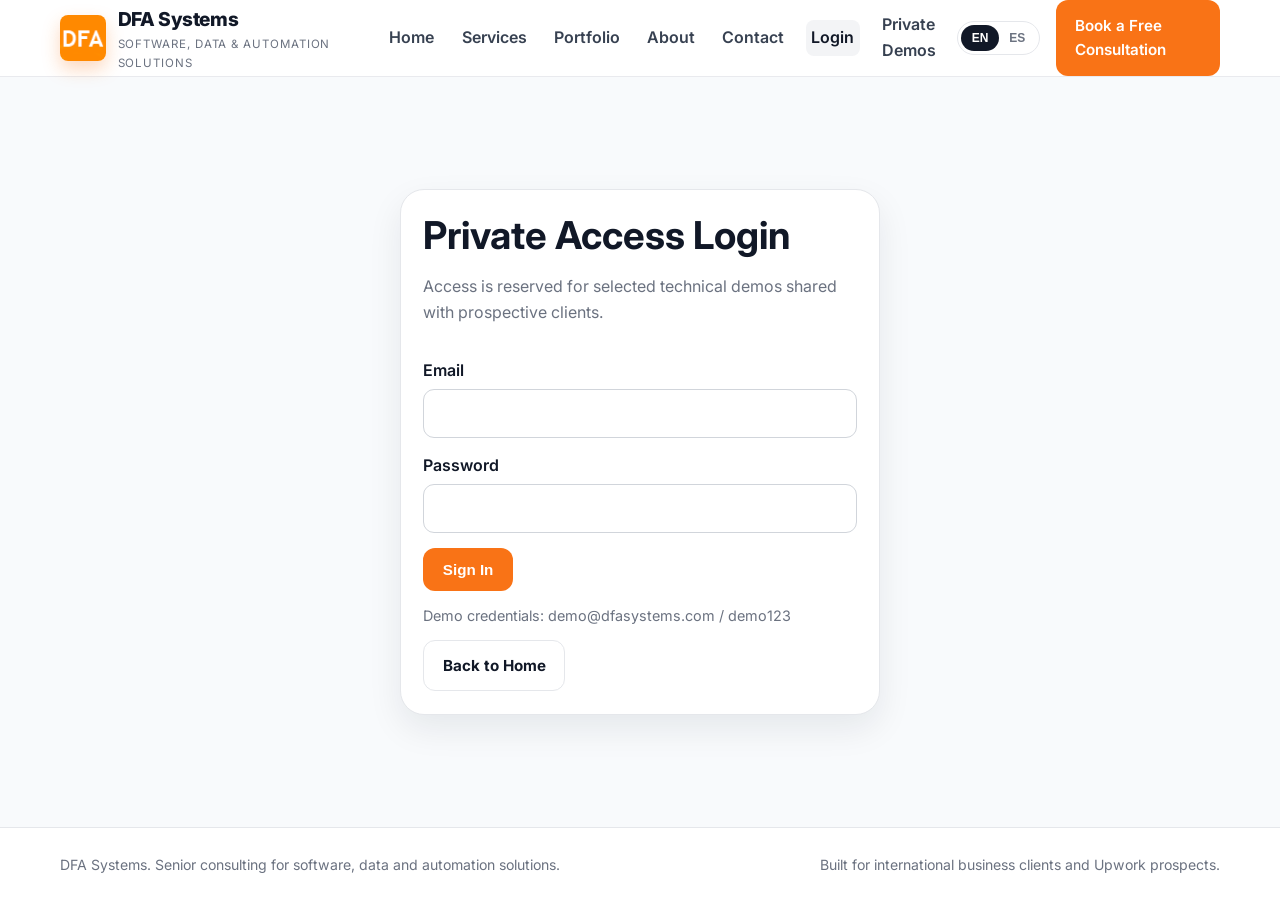
<file: login.html>
﻿<!DOCTYPE html>
<html lang="en">
<head>
  <meta charset="UTF-8">
  <meta name="viewport" content="width=device-width, initial-scale=1.0">
  <meta name="description" content="Demo login for private DFA Systems technical demos.">
  <title>Login | DFA Systems</title>
  <link rel="preconnect" href="https://fonts.googleapis.com">
  <link rel="preconnect" href="https://fonts.gstatic.com" crossorigin>
  <link href="https://fonts.googleapis.com/css2?family=Inter:wght@400;500;600;700;800&display=swap" rel="stylesheet">
  <link rel="stylesheet" href="assets/css/styles.css">
</head>
<body data-page="login">
  <header class="site-header">
    <div class="container header-inner">
      <a href="index.html" class="logo-block" aria-label="DFA Systems home">
        <span class="brand-head">
          <img src="assets/images/logo-dfa.png" alt="DFA Systems logo" class="brand-logo">
          <span class="brand-copy">
            <span class="logo">DFA Systems</span>
            <span class="tagline" data-i18n="brandTagline">Software, Data &amp; Automation Solutions</span>
          </span>
        </span>
      </a>
      <button class="menu-toggle" type="button" aria-label="Toggle menu" aria-expanded="false"><span></span></button>
      <div class="nav-wrap">
        <nav class="site-nav">
          <a href="index.html" data-nav="home" data-i18n="navHome">Home</a>
          <a href="services.html" data-nav="services" data-i18n="navServices">Services</a>
          <a href="portfolio.html" data-nav="portfolio" data-i18n="navPortfolio">Portfolio</a>
          <a href="about.html" data-nav="about" data-i18n="navAbout">About</a>
          <a href="contact.html" data-nav="contact" data-i18n="navContact">Contact</a>
          <a href="login.html" data-nav="login" data-i18n="navLogin">Login</a>
          <a href="private-demos.html" data-nav="private" data-i18n="navPrivate">Private Demos</a>
        </nav>
        <div class="lang-switcher"><button class="lang-btn active" data-lang="en">EN</button><button class="lang-btn" data-lang="es">ES</button></div>
        <a href="contact.html" class="btn btn-primary desktop-cta" data-i18n="ctaBook">Book a Consultation</a>
        <a href="contact.html" class="btn btn-primary mobile-cta" data-i18n="ctaBook">Book a Consultation</a>
      </div>
    </div>
  </header>

  <main>
    <article class="auth-card">
      <h1 class="section-title" data-i18n="title">Private Access Login</h1>
      <p class="section-intro" data-i18n="text">Access is reserved for selected technical demos shared with prospective clients.</p>

      <form id="loginForm" novalidate>
        <div class="form-group">
          <label for="loginEmail" data-i18n="emailLabel">Email</label>
          <input id="loginEmail" type="email" required>
        </div>
        <div class="form-group">
          <label for="loginPassword" data-i18n="passLabel">Password</label>
          <input id="loginPassword" type="password" required>
        </div>
        <button class="btn btn-primary" type="submit" data-i18n="btn">Sign In</button>
      </form>

      <p id="loginMessage" class="notice" aria-live="polite"></p>
      <p class="notice" data-i18n="hint">Demo credentials: demo@dfasystems.com / demo123</p>
      <a href="index.html" class="btn btn-secondary" style="margin-top: 0.8rem;" data-i18n="back">Back to Home</a>
    </article>
  </main>

  <footer class="site-footer">
    <div class="container footer-inner">
      <p data-i18n="footerText">DFA Systems. Senior consulting for software, data and automation solutions.</p>
      <p data-i18n="footerLinks">Built for international business clients and Upwork prospects.</p>
    </div>
  </footer>

  <script src="assets/js/translations.js"></script>
  <script src="assets/js/main.js"></script>
  <script src="assets/js/auth-demo.js"></script>
</body>
</html>
</file>
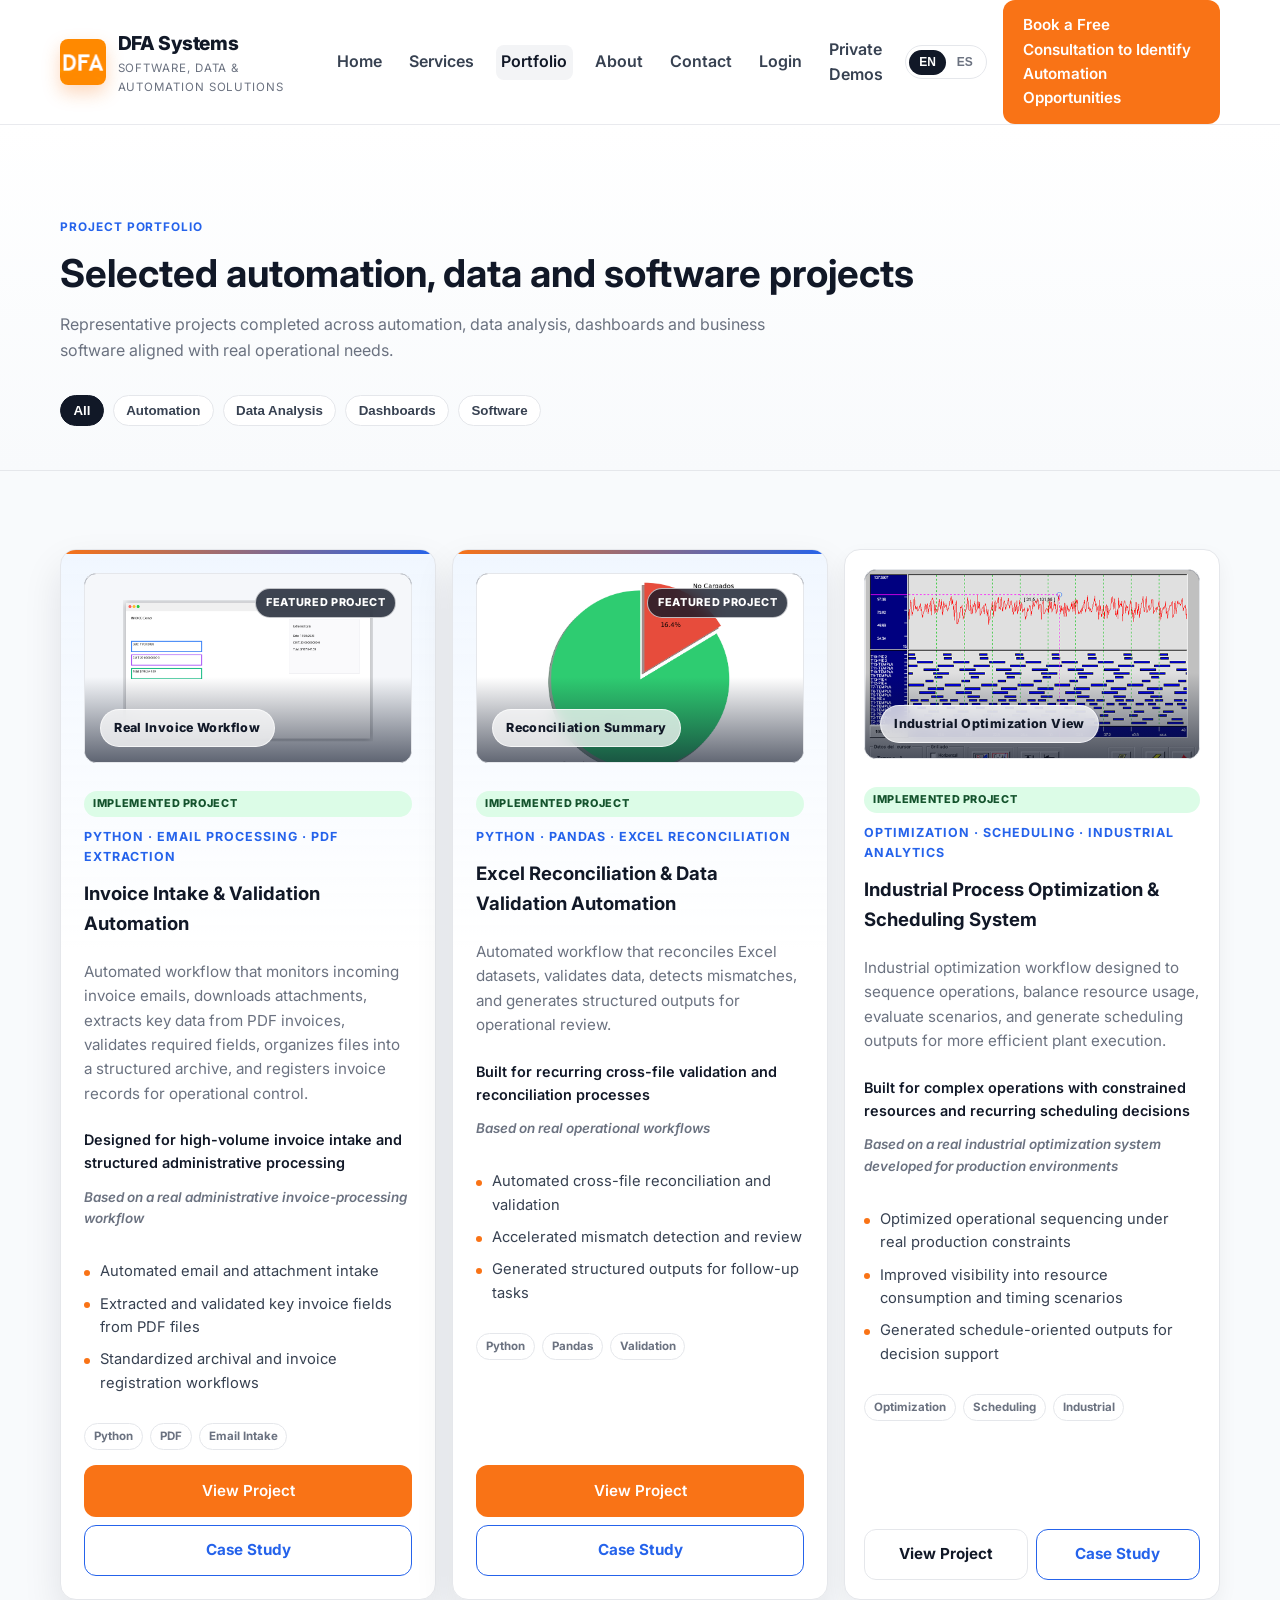
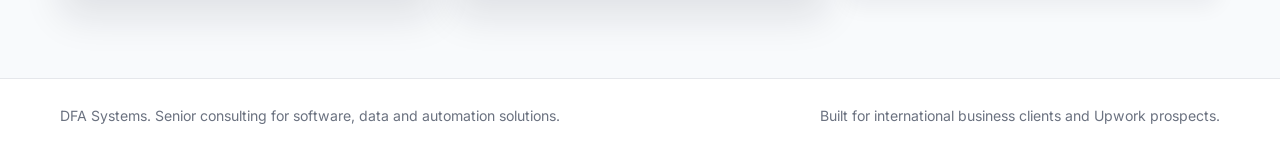
<file: portfolio.html>
﻿<!DOCTYPE html>
<html lang="en">
<head>
  <meta charset="UTF-8">
  <meta name="viewport" content="width=device-width, initial-scale=1.0">
  <meta name="description" content="DFA Systems portfolio: automation, data analysis, dashboard and software project previews.">
  <title>Portfolio | DFA Systems</title>
  <link rel="preconnect" href="https://fonts.googleapis.com">
  <link rel="preconnect" href="https://fonts.gstatic.com" crossorigin>
  <link href="https://fonts.googleapis.com/css2?family=Inter:wght@400;500;600;700;800&display=swap" rel="stylesheet">
  <link rel="stylesheet" href="assets/css/styles.css">
</head>
<body data-page="portfolio">
  <header class="site-header">
    <div class="container header-inner">
      <a href="index.html" class="logo-block" aria-label="DFA Systems home">
        <span class="brand-head">
          <img src="assets/images/logo-dfa.png" alt="DFA Systems logo" class="brand-logo">
          <span class="brand-copy">
            <span class="logo">DFA Systems</span>
            <span class="tagline" data-i18n="brandTagline">Software, Data &amp; Automation Solutions</span>
          </span>
        </span>
      </a>
      <button class="menu-toggle" type="button" aria-label="Toggle menu" aria-expanded="false"><span></span></button>
      <div class="nav-wrap">
        <nav class="site-nav">
          <a href="index.html" data-nav="home" data-i18n="navHome">Home</a>
          <a href="services.html" data-nav="services" data-i18n="navServices">Services</a>
          <a href="portfolio.html" data-nav="portfolio" data-i18n="navPortfolio">Portfolio</a>
          <a href="about.html" data-nav="about" data-i18n="navAbout">About</a>
          <a href="contact.html" data-nav="contact" data-i18n="navContact">Contact</a>
          <a href="login.html" data-nav="login" data-i18n="navLogin">Login</a>
          <a href="private-demos.html" data-nav="private" data-i18n="navPrivate">Private Demos</a>
        </nav>
        <div class="lang-switcher"><button class="lang-btn active" data-lang="en">EN</button><button class="lang-btn" data-lang="es">ES</button></div>
        <a href="contact.html" class="btn btn-primary desktop-cta" data-i18n="ctaBookImproved">Book a Free Consultation to Identify Automation Opportunities</a>
        <a href="contact.html" class="btn btn-primary mobile-cta" data-i18n="ctaBookImproved">Book a Free Consultation to Identify Automation Opportunities</a>
      </div>
    </div>
  </header>

  <main>
    <section class="page-hero">
      <div class="container">
        <span class="eyebrow" data-i18n="heroEyebrow">Project Portfolio</span>
        <h1 class="section-title" data-i18n="heroTitle">Selected automation, data and software projects</h1>
        <p class="section-intro" data-i18n="heroText">Representative work samples aligned with operational efficiency, reporting quality and structured data processing.</p>
        <div class="filters" aria-label="Portfolio filters">
          <button class="filter-btn active" data-filter="all" data-i18n="filterAll">All</button>
          <button class="filter-btn" data-filter="automation" data-i18n="filterAuto">Automation</button>
          <button class="filter-btn" data-filter="data" data-i18n="filterData">Data Analysis</button>
          <button class="filter-btn" data-filter="dashboards" data-i18n="filterDash">Dashboards</button>
          <button class="filter-btn" data-filter="software" data-i18n="filterSoftware">Software</button>
        </div>
      </div>
    </section>

    <section>
      <div class="container grid-3">
        <article class="card project-card project-featured" data-category="automation,software">
          <div class="project-shot project-shot-real">
            <img
              src="assets/images/projects/invoice-automation/invoice-workflow-pdf.png"
              alt="Invoice workflow preview"
              class="project-shot-image"
              loading="lazy"
            >
            <span class="featured-badge" data-i18n="featuredProject">Featured Project</span>
            <span class="project-preview-label" data-i18n="p1preview">Real Invoice Workflow</span>
          </div>
          <span class="status status-case" data-i18n="statusDelivered">Implemented Project</span>
          <p class="project-category" data-i18n="p1category">Python · Email Processing · PDF Extraction</p>
          <h2 class="card-title" data-i18n="p1title">Invoice Intake &amp; Validation Automation</h2>
          <p class="card-text" data-i18n="p1desc">Automated workflow that monitors incoming invoice emails, downloads attachments, extracts key data from PDF invoices, validates required fields, organizes files into a structured archive, and registers invoice records for operational control.</p>
          <p class="project-value" data-i18n="p1value">Designed for high-volume invoice intake and structured administrative processing</p>
          <p class="project-credibility" data-i18n="p1credibility">Based on a real administrative invoice-processing workflow</p>
          <ul class="impact-list">
            <li data-i18n="p1impact1">Automated email and attachment intake</li>
            <li data-i18n="p1impact2">Extracted and validated key invoice fields from PDF files</li>
            <li data-i18n="p1impact3">Standardized archival and invoice registration workflows</li>
          </ul>
          <div class="tags">
            <span class="tag" data-i18n="p1tag1">Python</span>
            <span class="tag" data-i18n="p1tag2">PDF</span>
            <span class="tag" data-i18n="p1tag3">Email Intake</span>
          </div>
          <div class="project-actions">
            <a href="invoice-automation.html" class="btn btn-primary" data-i18n="viewProjectBtn">View Project</a>
            <a href="invoice-automation.html" class="btn btn-outline" data-i18n="caseStudyBtn">Case Study</a>
          </div>
        </article>

        <article class="card project-card project-featured" data-category="automation,data">
          <div class="project-shot project-shot-real">
            <img
              src="assets/images/projects/excel-reconciliation/reconciliation-chart.png"
              alt="Excel reconciliation summary chart"
              class="project-shot-image"
              loading="lazy"
            >
            <span class="featured-badge" data-i18n="featuredProject">Featured Project</span>
            <span class="project-preview-label" data-i18n="p2preview">Reconciliation Summary</span>
          </div>
          <span class="status status-case" data-i18n="statusDelivered">Implemented Project</span>
          <p class="project-category" data-i18n="p2category">Python · Pandas · Excel Reconciliation</p>
          <h2 class="card-title" data-i18n="p2title">Excel Reconciliation &amp; Data Validation Automation</h2>
          <p class="card-text" data-i18n="p2desc">Automated workflow that reconciles Excel datasets, validates data, detects mismatches, and generates structured outputs for operational review.</p>
          <p class="project-value" data-i18n="p2value">Built for recurring cross-file validation and reconciliation processes</p>
          <p class="project-credibility" data-i18n="p2credibility">Based on real operational workflows</p>
          <ul class="impact-list">
            <li data-i18n="p2impact1">Automated cross-file reconciliation and validation</li>
            <li data-i18n="p2impact2">Accelerated mismatch detection and review</li>
            <li data-i18n="p2impact3">Generated structured outputs for follow-up tasks</li>
          </ul>
          <div class="tags">
            <span class="tag" data-i18n="p2tag1">Python</span>
            <span class="tag" data-i18n="p2tag2">Pandas</span>
            <span class="tag" data-i18n="p2tag3">Validation</span>
          </div>
          <div class="project-actions">
            <a href="excel-reconciliation.html" class="btn btn-primary" data-i18n="viewProjectBtn">View Project</a>
            <a href="excel-reconciliation.html" class="btn btn-outline" data-i18n="caseStudyBtn">Case Study</a>
          </div>
        </article>

        <article class="card project-card" data-category="data,software">
          <div class="project-shot project-shot-real">
            <img
              src="assets/images/projects/industrial-optimization/combined-scheduling-view.png"
              alt="Industrial optimization scheduling preview"
              class="project-shot-image"
              loading="lazy"
            >
            <span class="project-preview-label" data-i18n="p3preview">Industrial Optimization View</span>
          </div>
          <span class="status status-case" data-i18n="statusDelivered">Implemented Project</span>
          <p class="project-category" data-i18n="p3category">Optimization · Scheduling · Industrial Analytics</p>
          <h2 class="card-title" data-i18n="p3title">Industrial Process Optimization &amp; Scheduling System</h2>
          <p class="card-text" data-i18n="p3desc">Industrial optimization workflow designed to sequence operations, balance resource usage, evaluate scenarios, and generate scheduling outputs for more efficient plant execution.</p>
          <p class="project-value" data-i18n="p3value">Built for complex operations with constrained resources and recurring scheduling decisions</p>
          <p class="project-credibility" data-i18n="p3credibility">Based on a real industrial optimization system developed for production environments</p>
          <ul class="impact-list">
            <li data-i18n="p3impact1">Optimized operational sequencing under real production constraints</li>
            <li data-i18n="p3impact2">Improved visibility into resource consumption and timing scenarios</li>
            <li data-i18n="p3impact3">Generated schedule-oriented outputs for decision support</li>
          </ul>
          <div class="tags">
            <span class="tag" data-i18n="p3tag1">Optimization</span>
            <span class="tag" data-i18n="p3tag2">Scheduling</span>
            <span class="tag" data-i18n="p3tag3">Industrial</span>
          </div>
          <div class="project-actions">
            <a href="industrial-optimization.html" class="btn btn-secondary" data-i18n="viewProjectBtn">View Project</a>
            <a href="industrial-optimization.html" class="btn btn-outline" data-i18n="caseStudyBtn">Case Study</a>
          </div>
        </article>

      </div>
    </section>
  </main>

  <footer class="site-footer">
    <div class="container footer-inner">
      <p data-i18n="footerText">DFA Systems. Senior consulting for software, data and automation solutions.</p>
      <p data-i18n="footerLinks">Built for international business clients and Upwork prospects.</p>
    </div>
  </footer>

  <script src="assets/js/translations.js"></script>
  <script src="assets/js/main.js"></script>
</body>
</html>
</file>
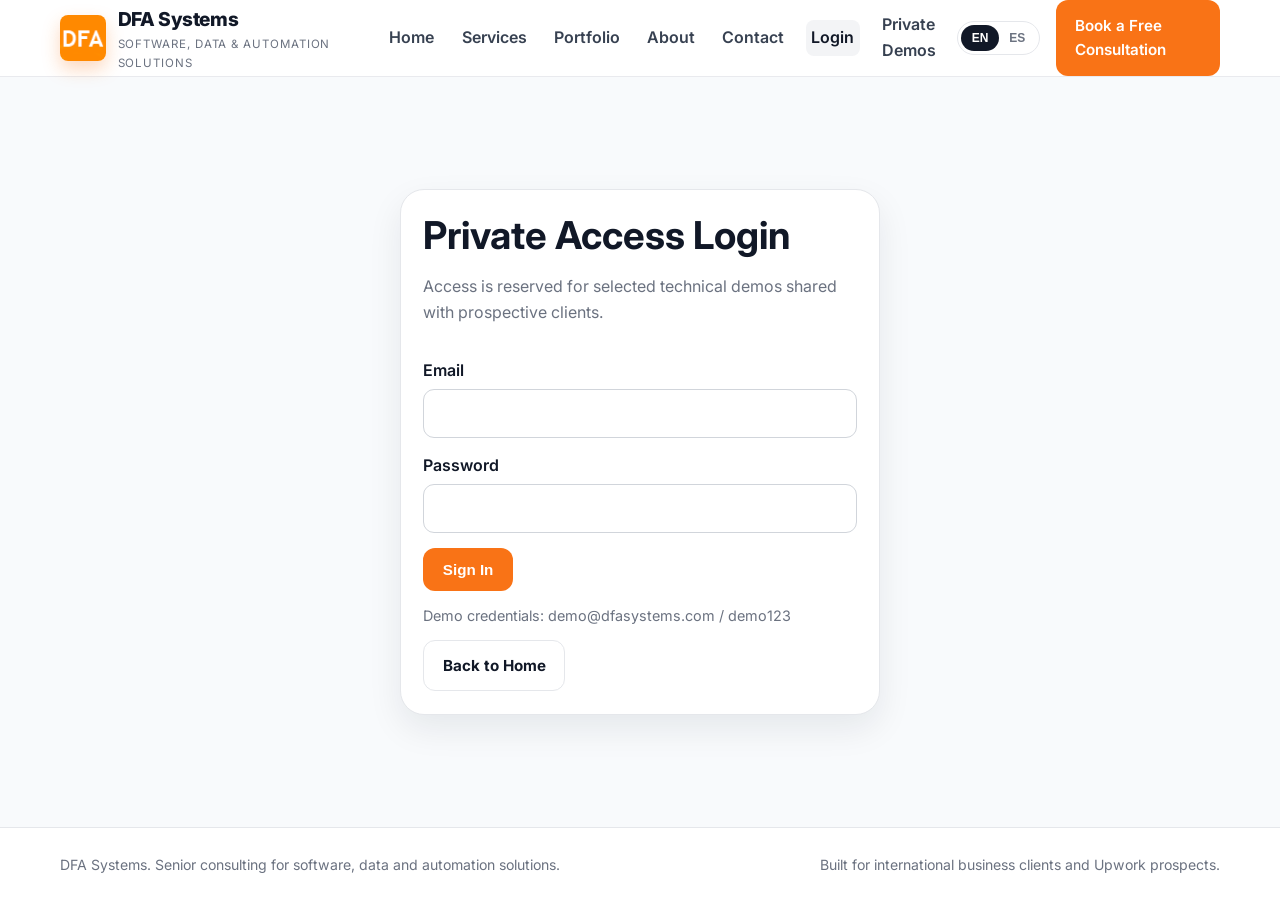
<file: private-demos.html>
﻿<!DOCTYPE html>
<html lang="en">
<head>
  <meta charset="UTF-8">
  <meta name="viewport" content="width=device-width, initial-scale=1.0">
  <meta name="description" content="Private technical demos for selected DFA Systems prospects.">
  <title>Private Demos | DFA Systems</title>
  <link rel="preconnect" href="https://fonts.googleapis.com">
  <link rel="preconnect" href="https://fonts.gstatic.com" crossorigin>
  <link href="https://fonts.googleapis.com/css2?family=Inter:wght@400;500;600;700;800&display=swap" rel="stylesheet">
  <link rel="stylesheet" href="assets/css/styles.css">
</head>
<body data-page="private">
  <header class="site-header">
    <div class="container header-inner">
      <a href="index.html" class="logo-block" aria-label="DFA Systems home">
        <span class="brand-head">
          <img src="assets/images/logo-dfa.png" alt="DFA Systems logo" class="brand-logo">
          <span class="brand-copy">
            <span class="logo">DFA Systems</span>
            <span class="tagline" data-i18n="brandTagline">Software, Data &amp; Automation Solutions</span>
          </span>
        </span>
      </a>
      <button class="menu-toggle" type="button" aria-label="Toggle menu" aria-expanded="false"><span></span></button>
      <div class="nav-wrap">
        <nav class="site-nav">
          <a href="index.html" data-nav="home" data-i18n="navHome">Home</a>
          <a href="services.html" data-nav="services" data-i18n="navServices">Services</a>
          <a href="portfolio.html" data-nav="portfolio" data-i18n="navPortfolio">Portfolio</a>
          <a href="about.html" data-nav="about" data-i18n="navAbout">About</a>
          <a href="contact.html" data-nav="contact" data-i18n="navContact">Contact</a>
          <a href="login.html" data-nav="login" data-i18n="navLogin">Login</a>
          <a href="private-demos.html" data-nav="private" data-i18n="navPrivate">Private Demos</a>
        </nav>
        <div class="lang-switcher"><button class="lang-btn active" data-lang="en">EN</button><button class="lang-btn" data-lang="es">ES</button></div>
        <button id="logoutBtn" class="btn btn-primary desktop-cta" data-i18n="logoutBtn">Logout</button>
        <button id="logoutBtnMobile" class="btn btn-primary mobile-cta" data-i18n="logoutBtn">Logout</button>
      </div>
    </div>
  </header>

  <main>
    <section class="page-hero">
      <div class="container">
        <span class="eyebrow" data-i18n="heroEyebrow">Restricted Area</span>
        <h1 class="section-title" data-i18n="heroTitle">Private Demos</h1>
        <p class="section-intro" data-i18n="heroText">Selected technical demonstrations and implementation previews for potential clients.</p>
        <p class="restricted-banner" data-i18n="banner">Access is currently provided via demo login only. Replace with real auth before production.</p>
      </div>
    </section>

    <section>
      <div class="container grid-3">
        <article class="card">
          <div class="project-shot">Demo Preview</div>
          <h2 class="card-title" data-i18n="d1t">Automation Pipeline Demo</h2>
          <p class="card-text" data-i18n="d1d">End-to-end sample flow from raw files to validated output.</p>
          <div class="project-actions">
            <a href="#" class="btn btn-primary" data-i18n="viewDemo">View Demo</a>
            <a href="#" class="btn btn-secondary" data-i18n="repoBtn">GitHub Repository</a>
            <a href="#" class="btn btn-outline" data-i18n="docBtn">Documentation</a>
            <a href="#" class="btn btn-secondary" data-i18n="downloadBtn">Download Sample</a>
          </div>
        </article>

        <article class="card">
          <div class="project-shot">Demo Preview</div>
          <h2 class="card-title" data-i18n="d2t">Dashboard Demo Pack</h2>
          <p class="card-text" data-i18n="d2d">Preview package for KPI dashboards and executive reporting views.</p>
          <div class="project-actions">
            <a href="#" class="btn btn-primary" data-i18n="viewDemo">View Demo</a>
            <a href="#" class="btn btn-secondary" data-i18n="repoBtn">GitHub Repository</a>
            <a href="#" class="btn btn-outline" data-i18n="docBtn">Documentation</a>
            <a href="#" class="btn btn-secondary" data-i18n="downloadBtn">Download Sample</a>
          </div>
        </article>

        <article class="card">
          <div class="project-shot">Demo Preview</div>
          <h2 class="card-title" data-i18n="d3t">Legacy Modernization Sample</h2>
          <p class="card-text" data-i18n="d3d">Incremental migration strategy with coexistence controls.</p>
          <div class="project-actions">
            <a href="#" class="btn btn-primary" data-i18n="viewDemo">View Demo</a>
            <a href="#" class="btn btn-secondary" data-i18n="repoBtn">GitHub Repository</a>
            <a href="#" class="btn btn-outline" data-i18n="docBtn">Documentation</a>
            <a href="#" class="btn btn-secondary" data-i18n="downloadBtn">Download Sample</a>
          </div>
        </article>
      </div>
    </section>
  </main>

  <footer class="site-footer">
    <div class="container footer-inner">
      <p data-i18n="footerText">DFA Systems. Senior consulting for software, data and automation solutions.</p>
      <p data-i18n="footerLinks">Built for international business clients and Upwork prospects.</p>
    </div>
  </footer>

  <script src="assets/js/translations.js"></script>
  <script src="assets/js/main.js"></script>
  <script src="assets/js/auth-demo.js"></script>
  <script>
    (function () {
      const mobileLogout = document.getElementById('logoutBtnMobile');
      const desktopLogout = document.getElementById('logoutBtn');
      if (mobileLogout && desktopLogout) {
        mobileLogout.addEventListener('click', function () {
          desktopLogout.click();
        });
      }
    })();
  </script>
</body>
</html>
</file>
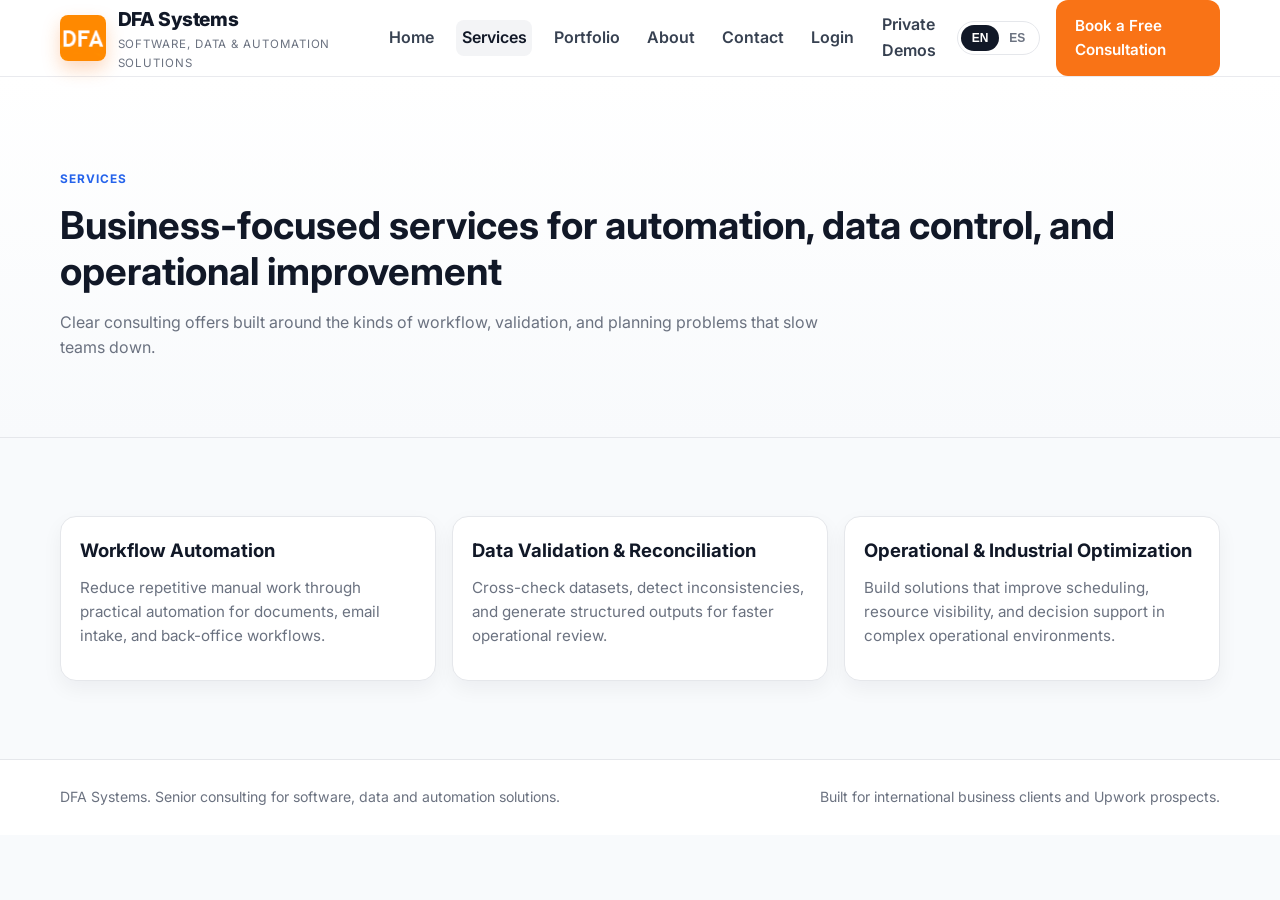
<file: services.html>
﻿<!DOCTYPE html>
<html lang="en">
<head>
  <meta charset="UTF-8">
  <meta name="viewport" content="width=device-width, initial-scale=1.0">
  <meta name="description" content="DFA Systems services: automation, reporting, dashboard development and software modernization consulting.">
  <title>Services | DFA Systems</title>
  <link rel="preconnect" href="https://fonts.googleapis.com">
  <link rel="preconnect" href="https://fonts.gstatic.com" crossorigin>
  <link href="https://fonts.googleapis.com/css2?family=Inter:wght@400;500;600;700;800&display=swap" rel="stylesheet">
  <link rel="stylesheet" href="assets/css/styles.css">
</head>
<body data-page="services">
  <header class="site-header">
    <div class="container header-inner">
      <a href="index.html" class="logo-block" aria-label="DFA Systems home">
        <span class="brand-head">
          <img src="assets/images/logo-dfa.png" alt="DFA Systems logo" class="brand-logo">
          <span class="brand-copy">
            <span class="logo">DFA Systems</span>
            <span class="tagline" data-i18n="brandTagline">Software, Data &amp; Automation Solutions</span>
          </span>
        </span>
      </a>
      <button class="menu-toggle" type="button" aria-label="Toggle menu" aria-expanded="false"><span></span></button>
      <div class="nav-wrap">
        <nav class="site-nav">
          <a href="index.html" data-nav="home" data-i18n="navHome">Home</a>
          <a href="services.html" data-nav="services" data-i18n="navServices">Services</a>
          <a href="portfolio.html" data-nav="portfolio" data-i18n="navPortfolio">Portfolio</a>
          <a href="about.html" data-nav="about" data-i18n="navAbout">About</a>
          <a href="contact.html" data-nav="contact" data-i18n="navContact">Contact</a>
          <a href="login.html" data-nav="login" data-i18n="navLogin">Login</a>
          <a href="private-demos.html" data-nav="private" data-i18n="navPrivate">Private Demos</a>
        </nav>
        <div class="lang-switcher"><button class="lang-btn active" data-lang="en">EN</button><button class="lang-btn" data-lang="es">ES</button></div>
        <a href="contact.html" class="btn btn-primary desktop-cta" data-i18n="ctaBook">Book a Free Consultation</a>
        <a href="contact.html" class="btn btn-primary mobile-cta" data-i18n="ctaBook">Book a Free Consultation</a>
      </div>
    </div>
  </header>

  <main>
    <section class="page-hero">
      <div class="container">
        <span class="eyebrow" data-i18n="heroEyebrow">Services</span>
        <h1 class="section-title" data-i18n="heroTitle">Business-focused services for automation, data control, and operational improvement</h1>
        <p class="section-intro" data-i18n="heroText">Clear consulting offers built around the kinds of workflow, validation, and planning problems that slow teams down.</p>
      </div>
    </section>

    <section>
      <div class="container grid-3">
        <article class="card">
          <h2 class="card-title" data-i18n="block1t">Workflow Automation</h2>
          <p class="card-text" data-i18n="block1wd">Reduce repetitive manual work through practical automation for documents, email intake, and back-office workflows.</p>
        </article>

        <article class="card">
          <h2 class="card-title" data-i18n="block2t">Data Validation &amp; Reconciliation</h2>
          <p class="card-text" data-i18n="block2wd">Cross-check datasets, detect inconsistencies, and generate structured outputs for faster operational review.</p>
        </article>

        <article class="card">
          <h2 class="card-title" data-i18n="block3t">Operational &amp; Industrial Optimization</h2>
          <p class="card-text" data-i18n="block3wd">Build solutions that improve scheduling, resource visibility, and decision support in complex operational environments.</p>
        </article>
      </div>
    </section>
  </main>

  <footer class="site-footer">
    <div class="container footer-inner">
      <p data-i18n="footerText">DFA Systems. Senior consulting for software, data and automation solutions.</p>
      <p data-i18n="footerLinks">Built for international business clients and Upwork prospects.</p>
    </div>
  </footer>

  <script src="assets/js/translations.js"></script>
  <script src="assets/js/main.js"></script>
</body>
</html>
</file>
<file: assets/css/styles.css>
﻿:root {
  --color-primary: #f97316;
  --color-charcoal: #111827;
  --color-gray-700: #374151;
  --color-gray-500: #6b7280;
  --color-bg: #f8fafc;
  --color-white: #ffffff;
  --color-accent: #2563eb;
  --color-border: #e5e7eb;
  --shadow-sm: 0 8px 20px rgba(17, 24, 39, 0.05);
  --shadow-md: 0 14px 34px rgba(17, 24, 39, 0.08);
  --shadow-lg: 0 20px 44px rgba(17, 24, 39, 0.12);
  --radius-sm: 10px;
  --radius-md: 16px;
  --radius-lg: 24px;
  --radius-pill: 999px;
  --max-width: 1160px;
  --header-h: 76px;
  --transition: 200ms ease;
}

* {
  box-sizing: border-box;
}

html {
  scroll-behavior: smooth;
}

body {
  margin: 0;
  font-family: Inter, Arial, sans-serif;
  color: var(--color-gray-700);
  background: var(--color-bg);
  line-height: 1.6;
}

a {
  color: inherit;
  text-decoration: none;
}

img {
  max-width: 100%;
}

h1,
h2,
h3,
h4,
p {
  margin: 0;
}

section {
  padding: 78px 0;
}

.container {
  width: min(100% - 2rem, var(--max-width));
  margin: 0 auto;
}

.bg-white {
  background: var(--color-white);
}

.bg-soft {
  background: linear-gradient(180deg, #ffffff 0%, #f8fafc 100%);
}

.eyebrow {
  display: inline-block;
  font-size: 0.74rem;
  text-transform: uppercase;
  letter-spacing: 0.08em;
  font-weight: 700;
  color: var(--color-accent);
  margin-bottom: 0.8rem;
}

.section-title {
  color: var(--color-charcoal);
  font-size: clamp(1.8rem, 3vw, 2.5rem);
  line-height: 1.2;
  margin-bottom: 1rem;
}

.section-intro {
  max-width: 760px;
  color: var(--color-gray-500);
  margin-bottom: 2rem;
}

.text-center {
  text-align: center;
  margin-left: auto;
  margin-right: auto;
}

.site-header {
  position: sticky;
  top: 0;
  z-index: 1000;
  background: rgba(255, 255, 255, 0.92);
  backdrop-filter: blur(12px);
  border-bottom: 1px solid rgba(229, 231, 235, 0.85);
}

.header-inner {
  min-height: var(--header-h);
  display: flex;
  align-items: center;
  justify-content: space-between;
  gap: 1rem;
}

.logo-block {
  display: inline-flex;
  align-items: center;
  color: inherit;
}

.brand-head {
  display: inline-flex;
  align-items: center;
  gap: 0.72rem;
}

.brand-copy {
  display: grid;
  gap: 0.05rem;
}

.brand-logo {
  width: 46px;
  height: 46px;
  border-radius: 8px;
  flex-shrink: 0;
  box-shadow: 0 8px 18px rgba(249, 115, 22, 0.28);
}

.logo {
  font-size: 1.2rem;
  font-weight: 800;
  color: var(--color-charcoal);
  letter-spacing: -0.02em;
}

.tagline {
  font-size: 0.72rem;
  text-transform: uppercase;
  letter-spacing: 0.08em;
  color: var(--color-gray-500);
}

.nav-wrap {
  display: flex;
  align-items: center;
  gap: 1rem;
}

.site-nav {
  display: flex;
  align-items: center;
  gap: 1rem;
}

.site-nav a {
  font-weight: 600;
  color: var(--color-gray-700);
  padding: 0.3rem 0.35rem;
  border-radius: 8px;
  transition: color var(--transition), background var(--transition);
}

.site-nav a:hover,
.site-nav a:focus-visible,
.site-nav a.active {
  color: var(--color-charcoal);
  background: #f3f4f6;
}

.lang-switcher {
  display: flex;
  align-items: center;
  border: 1px solid var(--color-border);
  border-radius: var(--radius-pill);
  padding: 0.2rem;
  background: #fff;
}

.lang-btn {
  border: 0;
  background: transparent;
  color: var(--color-gray-500);
  font-weight: 700;
  font-size: 0.75rem;
  border-radius: var(--radius-pill);
  padding: 0.35rem 0.65rem;
  cursor: pointer;
}

.lang-btn.active {
  background: var(--color-charcoal);
  color: #fff;
}

.btn {
  display: inline-flex;
  align-items: center;
  justify-content: center;
  gap: 0.4rem;
  border-radius: 12px;
  border: 1px solid transparent;
  font-weight: 700;
  font-size: 0.95rem;
  padding: 0.78rem 1.15rem;
  cursor: pointer;
  transition: transform var(--transition), box-shadow var(--transition), background var(--transition), color var(--transition), border-color var(--transition);
}

.btn:hover,
.btn:focus-visible {
  transform: translateY(-1px);
  box-shadow: var(--shadow-sm);
}

.btn-primary {
  background: var(--color-primary);
  color: #fff;
  font-weight: 600;
}

.btn-primary:hover,
.btn-primary:focus-visible {
  background: #ea580c;
}

.btn-secondary {
  background: #fff;
  color: var(--color-charcoal);
  border-color: var(--color-border);
}

.btn-secondary:hover,
.btn-secondary:focus-visible {
  border-color: #d1d5db;
}

.btn-outline {
  border-color: var(--color-accent);
  color: var(--color-accent);
  background: transparent;
}

.btn-outline:hover,
.btn-outline:focus-visible {
  background: #eff6ff;
}

.menu-toggle {
  display: none;
  width: 44px;
  height: 44px;
  border-radius: 12px;
  border: 1px solid var(--color-border);
  background: #fff;
  cursor: pointer;
}

.menu-toggle span {
  display: block;
  width: 20px;
  height: 2px;
  border-radius: 2px;
  background: var(--color-charcoal);
  margin: 0 auto;
  position: relative;
}

.menu-toggle span::before,
.menu-toggle span::after {
  content: "";
  position: absolute;
  left: 0;
  width: 20px;
  height: 2px;
  border-radius: 2px;
  background: var(--color-charcoal);
}

.menu-toggle span::before {
  top: -6px;
}

.menu-toggle span::after {
  top: 6px;
}

.hero {
  padding-top: 92px;
  background:
    radial-gradient(circle at 10% 10%, rgba(249, 115, 22, 0.12) 0%, transparent 34%),
    radial-gradient(circle at 88% 22%, rgba(37, 99, 235, 0.12) 0%, transparent 38%),
    #ffffff;
}

.hero-grid {
  display: grid;
  grid-template-columns: 1.02fr 0.98fr;
  gap: 2.2rem;
  align-items: center;
}

.hero h1 {
  color: var(--color-charcoal);
  font-size: clamp(2rem, 5vw, 3.3rem);
  line-height: 1.1;
  margin-bottom: 1rem;
}

.hero p {
  color: var(--color-gray-500);
  max-width: 640px;
  margin-bottom: 1.6rem;
}

.hero-actions {
  display: flex;
  flex-wrap: wrap;
  gap: 0.8rem;
}

.hero-visual {
  background: #fff;
  border: 1px solid var(--color-border);
  border-radius: var(--radius-lg);
  padding: 1.3rem;
  box-shadow: var(--shadow-md);
}

.visual-header {
  display: flex;
  justify-content: space-between;
  align-items: center;
  margin-bottom: 1rem;
}

.dot-row {
  display: flex;
  gap: 0.3rem;
}

.dot {
  width: 8px;
  height: 8px;
  border-radius: 50%;
  background: #cbd5e1;
}

.visual-grid {
  display: grid;
  gap: 0.65rem;
}

.flow-step {
  background: #f8fafc;
  border: 1px solid var(--color-border);
  border-radius: 12px;
  padding: 0.75rem;
  display: flex;
  justify-content: space-between;
  align-items: center;
  font-weight: 600;
  color: var(--color-charcoal);
}

.step-pill {
  font-size: 0.68rem;
  text-transform: uppercase;
  letter-spacing: 0.05em;
  color: var(--color-accent);
}

.badge-list {
  margin-top: 1rem;
  display: flex;
  flex-wrap: wrap;
  gap: 0.45rem;
}

.badge {
  border: 1px solid var(--color-border);
  background: #fff;
  border-radius: var(--radius-pill);
  padding: 0.3rem 0.72rem;
  font-size: 0.72rem;
  font-weight: 700;
  color: var(--color-charcoal);
}

.credibility {
  padding: 28px 0;
  border-top: 1px solid var(--color-border);
  border-bottom: 1px solid var(--color-border);
  background: #fff;
}

.stat-grid {
  display: grid;
  grid-template-columns: repeat(4, minmax(0, 1fr));
  gap: 1rem;
}

.stat-card {
  border: 1px solid var(--color-border);
  border-radius: var(--radius-md);
  padding: 1rem;
  background: #fff;
}

.stat-value {
  color: var(--color-charcoal);
  font-weight: 800;
  font-size: 1.4rem;
}

.stat-label {
  color: var(--color-gray-500);
  font-size: 0.87rem;
}

.grid-3,
.grid-4,
.grid-2 {
  display: grid;
  gap: 1rem;
}

.grid-2 {
  grid-template-columns: repeat(2, minmax(0, 1fr));
}

.grid-3 {
  grid-template-columns: repeat(3, minmax(0, 1fr));
}

.grid-4 {
  grid-template-columns: repeat(4, minmax(0, 1fr));
}

.card {
  border: 1px solid var(--color-border);
  border-radius: var(--radius-md);
  background: #fff;
  padding: 1.2rem;
  box-shadow: var(--shadow-sm);
  transition: transform var(--transition), box-shadow var(--transition);
}

.card:hover,
.card:focus-within {
  transform: translateY(-2px);
  box-shadow: var(--shadow-md);
}

.card-title {
  color: var(--color-charcoal);
  font-size: 1.16rem;
  margin-bottom: 0.6rem;
}

.card-text {
  color: var(--color-gray-500);
  font-size: 0.95rem;
  margin-bottom: 0.8rem;
}

.icon-sq {
  width: 42px;
  height: 42px;
  border-radius: 12px;
  background: #fff7ed;
  border: 1px solid #fed7aa;
  color: #c2410c;
  font-weight: 800;
  display: inline-flex;
  align-items: center;
  justify-content: center;
  margin-bottom: 0.8rem;
}

.timeline {
  display: grid;
  gap: 1rem;
}

.timeline-row {
  display: grid;
  grid-template-columns: 120px 1fr;
  gap: 1rem;
  align-items: stretch;
}

.timeline-label {
  border-radius: 10px;
  background: #e0f2fe;
  color: #0c4a6e;
  font-weight: 700;
  font-size: 0.85rem;
  display: flex;
  align-items: center;
  justify-content: center;
  padding: 0.8rem;
}

.timeline-content {
  border: 1px solid var(--color-border);
  border-radius: 12px;
  padding: 1rem;
  background: #fff;
}

.kpi-strip {
  border-radius: var(--radius-lg);
  border: 1px solid var(--color-border);
  padding: 1rem;
  background: #fff;
}

.project-shot {
  position: relative;
  border-radius: 12px;
  border: 1px solid var(--color-border);
  min-height: 135px;
  background:
    linear-gradient(140deg, rgba(37, 99, 235, 0.16), rgba(249, 115, 22, 0.18)),
    #f8fafc;
  display: grid;
  place-items: center;
  font-weight: 700;
  color: #1e293b;
  margin-bottom: 1rem;
  overflow: hidden;
}

.project-card {
  position: relative;
  overflow: hidden;
  display: flex;
  flex-direction: column;
  gap: 0.75rem;
  transition: transform 240ms ease, box-shadow 240ms ease, border-color 240ms ease;
  cursor: pointer;
}

.project-card:hover,
.project-card:focus-within {
  transform: translateY(-4px);
  box-shadow: 0 18px 40px rgba(17, 24, 39, 0.11);
  border-color: #d5dbe5;
}

.feature-list {
  margin: 0;
  padding-left: 1.25rem;
  display: grid;
  gap: 0.85rem;
}

.project-featured {
  padding: 1.45rem;
  background:
    linear-gradient(180deg, rgba(239, 246, 255, 0.9) 0%, rgba(255, 255, 255, 1) 38%),
    #ffffff;
  box-shadow: 0 18px 38px rgba(17, 24, 39, 0.1);
}

.project-featured:hover,
.project-featured:focus-within {
  box-shadow: 0 24px 48px rgba(37, 99, 235, 0.14);
}

.project-featured::before {
  content: "";
  position: absolute;
  inset: 0 0 auto 0;
  height: 4px;
  background: linear-gradient(90deg, var(--color-primary), var(--color-accent));
}

.project-featured .project-shot {
  min-height: 190px;
}

.featured-badge {
  position: absolute;
  top: 0.9rem;
  right: 0.9rem;
  z-index: 2;
  display: inline-flex;
  align-items: center;
  border-radius: var(--radius-pill);
  padding: 0.32rem 0.62rem;
  border: 1px solid rgba(255, 255, 255, 0.68);
  background: rgba(17, 24, 39, 0.8);
  color: #fff;
  font-size: 0.68rem;
  font-weight: 800;
  letter-spacing: 0.06em;
  text-transform: uppercase;
  backdrop-filter: blur(8px);
}

.preview-ui {
  position: absolute;
  inset: 0;
  padding: 1rem;
  display: grid;
  align-content: space-between;
  gap: 0.7rem;
  z-index: 0;
}

.preview-topbar {
  display: flex;
  gap: 0.35rem;
}

.preview-dot {
  width: 7px;
  height: 7px;
  border-radius: 50%;
  background: rgba(17, 24, 39, 0.18);
}

.preview-layout {
  display: grid;
  grid-template-columns: 1.15fr 0.85fr;
  gap: 0.65rem;
  min-height: 100px;
}

.preview-panel {
  position: relative;
  border-radius: 14px;
  background: rgba(255, 255, 255, 0.58);
  border: 1px solid rgba(255, 255, 255, 0.7);
  box-shadow: inset 0 1px 0 rgba(255, 255, 255, 0.8);
  backdrop-filter: blur(6px);
}

.preview-panel::before,
.preview-panel::after {
  content: "";
  position: absolute;
  left: 0.8rem;
  right: 0.8rem;
  height: 6px;
  border-radius: 999px;
  background: rgba(37, 99, 235, 0.22);
}

.preview-panel::before {
  top: 1rem;
}

.preview-panel::after {
  top: 1.9rem;
  right: 35%;
}

.preview-panel-wide {
  grid-column: 1 / -1;
}

.preview-panel-tall {
  min-height: 86px;
}

.preview-workflow {
  background:
    linear-gradient(135deg, rgba(249, 115, 22, 0.24), rgba(17, 24, 39, 0.05)),
    linear-gradient(180deg, #fff7ed 0%, #ffffff 100%);
}

.preview-data {
  background:
    linear-gradient(135deg, rgba(37, 99, 235, 0.22), rgba(148, 163, 184, 0.07)),
    linear-gradient(180deg, #eff6ff 0%, #ffffff 100%);
}

.preview-snapshot {
  background:
    linear-gradient(135deg, rgba(14, 165, 233, 0.15), rgba(249, 115, 22, 0.1)),
    linear-gradient(180deg, #f8fafc 0%, #ffffff 100%);
}

.preview-dashboard {
  background:
    linear-gradient(135deg, rgba(37, 99, 235, 0.22), rgba(15, 23, 42, 0.08)),
    linear-gradient(180deg, #eff6ff 0%, #ffffff 100%);
}

.preview-workflow .preview-layout {
  grid-template-columns: 1.2fr 0.8fr;
}

.workflow-track {
  display: grid;
  grid-template-columns: repeat(5, 1fr);
  align-items: center;
  gap: 0.35rem;
}

.workflow-node {
  position: relative;
  display: block;
  height: 12px;
  border-radius: 999px;
  background: rgba(255, 255, 255, 0.72);
  border: 1px solid rgba(37, 99, 235, 0.18);
  box-shadow: inset 0 1px 0 rgba(255, 255, 255, 0.9);
}

.workflow-node::after {
  content: "";
  position: absolute;
  top: 50%;
  left: calc(100% + 0.15rem);
  width: calc(100% - 0.2rem);
  height: 1px;
  background: linear-gradient(90deg, rgba(37, 99, 235, 0.28), rgba(37, 99, 235, 0.05));
  transform: translateY(-50%);
}

.workflow-node:last-child::after {
  display: none;
}

.preview-workflow .preview-panel::before,
.preview-workflow .preview-panel::after {
  background: rgba(37, 99, 235, 0.26);
}

.preview-workflow .preview-panel-wide::after {
  right: 20%;
}

.preview-workflow .preview-panel-tall::before {
  top: 0.9rem;
}

.preview-workflow .preview-panel-tall::after {
  top: 1.8rem;
}

.preview-data .preview-panel::before,
.preview-data .preview-panel::after {
  background: rgba(14, 116, 144, 0.18);
}

.preview-snapshot .preview-layout {
  grid-template-columns: 0.9fr 1.1fr;
}

.preview-dashboard .preview-panel::before,
.preview-dashboard .preview-panel::after {
  background: rgba(59, 130, 246, 0.22);
}

.project-preview-label {
  display: inline-flex;
  align-items: center;
  justify-content: center;
  min-width: 148px;
  padding: 0.5rem 0.85rem;
  border-radius: var(--radius-pill);
  border: 1px solid rgba(255, 255, 255, 0.7);
  background: rgba(255, 255, 255, 0.75);
  color: var(--color-charcoal);
  font-size: 0.78rem;
  font-weight: 800;
  letter-spacing: 0.03em;
  backdrop-filter: blur(8px);
  position: relative;
  z-index: 1;
}

.project-category {
  font-size: 0.78rem;
  text-transform: uppercase;
  letter-spacing: 0.08em;
  color: var(--color-accent);
  font-weight: 700;
  margin: -0.1rem 0 0;
}

.project-value {
  margin: -0.15rem 0 0.1rem;
  color: var(--color-charcoal);
  font-size: 0.9rem;
  font-weight: 600;
}

.project-credibility {
  margin: -0.08rem 0 0.55rem;
  color: var(--color-gray-500);
  font-size: 0.84rem;
  font-weight: 600;
  font-style: italic;
}

.impact-list {
  display: grid;
  gap: 0.55rem;
  padding: 0;
  margin: 0.6rem 0 0.95rem;
  list-style: none;
}

.impact-list li {
  position: relative;
  padding-left: 1rem;
  color: var(--color-gray-700);
  font-size: 0.92rem;
}

.impact-list li::before {
  content: "";
  position: absolute;
  left: 0;
  top: 0.62rem;
  width: 6px;
  height: 6px;
  border-radius: 50%;
  background: var(--color-primary);
}

.tags {
  display: flex;
  flex-wrap: wrap;
  gap: 0.45rem;
  margin: 0 0 0.2rem;
}

.tag {
  font-size: 0.72rem;
  border-radius: var(--radius-pill);
  border: 1px solid var(--color-border);
  padding: 0.22rem 0.55rem;
  color: var(--color-gray-500);
  font-weight: 700;
}

.status {
  display: inline-flex;
  align-items: center;
  border-radius: var(--radius-pill);
  font-size: 0.68rem;
  font-weight: 800;
  text-transform: uppercase;
  letter-spacing: 0.06em;
  padding: 0.27rem 0.55rem;
}

.status-live,
.status-case {
  background: #dcfce7;
  color: #14532d;
}

.status-proto {
  background: #e0e7ff;
  color: #3730a3;
}

.status-soon {
  background: #ffedd5;
  color: #9a3412;
}

.steps {
  display: grid;
  grid-template-columns: repeat(5, minmax(0, 1fr));
  gap: 0.8rem;
}

.step-card {
  border: 1px solid var(--color-border);
  border-radius: 14px;
  background: #fff;
  padding: 0.95rem;
}

.step-number {
  width: 26px;
  height: 26px;
  border-radius: 50%;
  background: var(--color-charcoal);
  color: #fff;
  display: inline-flex;
  align-items: center;
  justify-content: center;
  font-size: 0.78rem;
  margin-bottom: 0.65rem;
}

.cta-block {
  background: linear-gradient(135deg, #111827 0%, #1f2937 100%);
  color: #ffffff;
  padding: 2.5rem;
  border-radius: 14px;
}

.cta-highlight {
  display: inline-block;
  background: #2563eb;
  color: #fff;
  font-size: 0.75rem;
  padding: 4px 10px;
  border-radius: 999px;
  margin-bottom: 10px;
  font-weight: 600;
  letter-spacing: 0.02em;
}

.cta-block .section-title {
  color: #ffffff;
}

.cta-block p {
  color: #d1d5db;
  max-width: 720px;
}

.cta-block .eyebrow {
  color: #9ca3af;
}

.cta-block small,
.cta-trust {
  display: block;
  margin-top: 0.75rem;
  font-size: 0.85rem;
  color: #9ca3af;
}

.page-hero {
  padding: 88px 0 44px;
  background: linear-gradient(180deg, #ffffff 0%, #f8fafc 100%);
  border-bottom: 1px solid var(--color-border);
}

.filters {
  display: flex;
  flex-wrap: wrap;
  gap: 0.55rem;
  margin-top: 1rem;
}

.filter-btn {
  border: 1px solid var(--color-border);
  background: #fff;
  color: var(--color-gray-700);
  font-weight: 700;
  border-radius: var(--radius-pill);
  padding: 0.42rem 0.78rem;
  cursor: pointer;
}

.filter-btn.active,
.filter-btn:hover,
.filter-btn:focus-visible {
  background: #111827;
  color: #fff;
  border-color: #111827;
}

.project-actions {
  display: flex;
  flex-wrap: wrap;
  gap: 0.5rem;
  margin-top: auto;
}

.project-actions .btn {
  flex: 1 1 160px;
}

.case-hero {
  padding: 96px 0 58px;
  background:
    radial-gradient(circle at top left, rgba(249, 115, 22, 0.08), transparent 36%),
    radial-gradient(circle at top right, rgba(37, 99, 235, 0.08), transparent 38%),
    linear-gradient(180deg, #f9fafb 0%, #ffffff 100%);
  border-bottom: 1px solid var(--color-border);
}

.case-hero-grid {
  display: grid;
  grid-template-columns: minmax(0, 1.15fr) minmax(300px, 0.85fr);
  gap: 1.5rem;
  align-items: stretch;
}

.case-hero-copy .section-title {
  max-width: 760px;
}

.case-hero-actions {
  display: flex;
  flex-wrap: wrap;
  gap: 0.75rem;
  margin-top: 1.6rem;
}

.case-hero-support {
  max-width: 640px;
  margin-top: -0.55rem;
  color: var(--color-gray-500);
  font-size: 0.95rem;
  font-weight: 600;
}

.hero-proof {
  font-size: 0.92rem;
  color: var(--color-gray-500);
  margin: 0.75rem 0 1.1rem;
}

.case-highlight {
  border: 1px solid var(--color-border);
  border-radius: var(--radius-lg);
  background:
    linear-gradient(160deg, rgba(255, 255, 255, 0.92), rgba(239, 246, 255, 0.82)),
    #ffffff;
  box-shadow: var(--shadow-md);
  padding: 1.3rem;
  display: grid;
  gap: 0.9rem;
}

.case-highlight-visual {
  position: relative;
  border: 1px solid rgba(229, 231, 235, 0.92);
  border-radius: 12px;
  padding: 12px;
  background: #0f172a;
  box-shadow: inset 0 1px 0 rgba(255, 255, 255, 0.05);
  display: grid;
  gap: 0.7rem;
  overflow: hidden;
}

.case-highlight-visual.real-preview {
  padding: 12px;
  background: #0f172a;
}

.case-preview-label {
  display: block;
  font-size: 0.75rem;
  color: #9ca3af;
  margin-bottom: 6px;
  font-weight: 600;
}

.case-preview-image {
  display: block;
  width: 100%;
  height: auto;
  border-radius: 10px;
  border: 1px solid rgba(148, 163, 184, 0.2);
  box-shadow: 0 18px 42px rgba(0, 0, 0, 0.18);
}

.case-flow-track {
  display: grid;
  grid-template-columns: repeat(5, 1fr);
  gap: 0.3rem;
  align-items: center;
}

.case-flow-node {
  position: relative;
  display: block;
  height: 12px;
  border-radius: 999px;
  background: rgba(255, 255, 255, 0.8);
  border: 1px solid rgba(37, 99, 235, 0.18);
}

.case-flow-node::after {
  content: "";
  position: absolute;
  top: 50%;
  left: calc(100% + 0.12rem);
  width: calc(100% - 0.18rem);
  height: 1px;
  transform: translateY(-50%);
  background: linear-gradient(90deg, rgba(37, 99, 235, 0.3), rgba(249, 115, 22, 0.16));
}

.case-flow-node:last-child::after {
  display: none;
}

.case-visual-panels {
  display: grid;
  grid-template-columns: 1.15fr 0.85fr;
  gap: 0.6rem;
  min-height: 118px;
}

.case-visual-panel {
  position: relative;
  border-radius: 14px;
  background: rgba(255, 255, 255, 0.62);
  border: 1px solid rgba(255, 255, 255, 0.72);
  box-shadow: inset 0 1px 0 rgba(255, 255, 255, 0.82);
}

.case-visual-panel::before,
.case-visual-panel::after {
  content: "";
  position: absolute;
  left: 0.8rem;
  right: 0.8rem;
  height: 6px;
  border-radius: 999px;
  background: rgba(37, 99, 235, 0.18);
}

.case-visual-panel::before {
  top: 1rem;
}

.case-visual-panel::after {
  top: 1.9rem;
  right: 34%;
}

.case-visual-panel-wide {
  grid-column: 1 / -1;
}

.case-visual-panel-tall {
  min-height: 88px;
}

.case-highlight-head {
  display: flex;
  align-items: center;
  justify-content: space-between;
  gap: 1rem;
}

.case-highlight-label {
  font-size: 0.8rem;
  text-transform: uppercase;
  letter-spacing: 0.08em;
  color: var(--color-accent);
  font-weight: 800;
}

.case-highlight-grid {
  display: grid;
  grid-template-columns: repeat(2, minmax(0, 1fr));
  gap: 0.75rem;
}

.case-highlight-item {
  border: 1px solid rgba(229, 231, 235, 0.9);
  border-radius: 14px;
  padding: 0.9rem;
  background: rgba(255, 255, 255, 0.74);
}

.case-highlight-item strong {
  display: block;
  color: var(--color-charcoal);
  font-size: 1.1rem;
  margin-bottom: 0.2rem;
}

.case-highlight-item span {
  color: var(--color-gray-500);
  font-size: 0.86rem;
}

.section-stack {
  display: grid;
  gap: 1rem;
}

.workflow-strip {
  display: grid;
  grid-template-columns: repeat(6, minmax(0, 1fr));
  gap: 0.8rem;
  margin-top: 1.35rem;
}

.workflow-step-card {
  position: relative;
  border: 1px solid var(--color-border);
  border-radius: 18px;
  background:
    linear-gradient(180deg, rgba(255, 255, 255, 1), rgba(248, 250, 252, 1));
  padding: 1rem 0.9rem;
  box-shadow: var(--shadow-sm);
  min-height: 132px;
}

.workflow-step-card::after {
  content: "";
  position: absolute;
  top: 50%;
  left: calc(100% + 0.2rem);
  width: calc(100% - 0.4rem);
  height: 2px;
  background: linear-gradient(90deg, rgba(249, 115, 22, 0.55), rgba(37, 99, 235, 0.18));
  transform: translateY(-50%);
}

.workflow-step-card:last-child::after {
  display: none;
}

.workflow-step-no {
  display: inline-flex;
  width: 32px;
  height: 32px;
  border-radius: 50%;
  align-items: center;
  justify-content: center;
  background: var(--color-charcoal);
  color: #fff;
  font-size: 0.82rem;
  font-weight: 800;
  margin-bottom: 0.85rem;
}

.workflow-step-card h3 {
  color: var(--color-charcoal);
  font-size: 0.98rem;
  line-height: 1.3;
}

.workflow-step-sub {
  margin: 0.45rem 0 0;
  color: var(--color-gray-500);
  font-size: 0.82rem;
  line-height: 1.45;
}

.capability-card,
.interface-card {
  display: grid;
  gap: 0.55rem;
}

.capability-card {
  transition: transform 220ms ease, box-shadow 220ms ease, border-color 220ms ease;
}

.capability-card:hover,
.capability-card:focus-within {
  transform: translateY(-3px);
  box-shadow: 0 16px 30px rgba(17, 24, 39, 0.09);
  border-color: #d6dde8;
}

.section-copy {
  max-width: 780px;
  color: var(--color-gray-500);
}

.project-figure {
  margin-top: 2rem;
  margin-bottom: 2rem;
  text-align: center;
}

.project-image {
  display: block;
  max-width: 100%;
  height: auto;
  margin: 0 auto;
  border-radius: 12px;
  box-shadow: 0 20px 50px rgba(0, 0, 0, 0.12);
  transition: transform 0.3s ease, box-shadow 0.3s ease;
}

.project-image:hover {
  transform: scale(1.02);
  box-shadow: 0 25px 60px rgba(0, 0, 0, 0.18);
}

.project-shot-real {
  position: relative;
  min-height: 190px;
  border-radius: 12px;
  overflow: hidden;
  background: #0f172a;
  border: 1px solid var(--color-border);
}

.project-shot-real::after {
  content: "";
  position: absolute;
  inset: auto 0 0 0;
  height: 45%;
  background: linear-gradient(
    180deg,
    rgba(15, 23, 42, 0) 0%,
    rgba(15, 23, 42, 0.65) 100%
  );
  pointer-events: none;
}

.project-shot-image {
  position: absolute;
  inset: 0;
  width: 100%;
  height: 100%;
  object-fit: cover;
  display: block;
}

.project-shot-real .project-shot-image {
  transition: transform 0.3s ease;
}

.project-shot-real:hover .project-shot-image {
  transform: scale(1.03);
}

.project-shot-real .featured-badge,
.project-shot-real .project-preview-label {
  position: absolute;
  z-index: 2;
}

.project-shot-real .project-preview-label {
  left: 0.9rem;
  right: auto;
  bottom: 0.9rem;
}

.project-figure figcaption {
  margin-top: 0.75rem;
  font-size: 0.9rem;
  color: #6b7280;
}

.value-list {
  display: grid;
  gap: 0.8rem;
  padding: 0;
  margin: 1.2rem 0 0;
  list-style: none;
}

.value-list li {
  position: relative;
  padding: 0.95rem 1rem 0.95rem 1.15rem;
  border: 1px solid var(--color-border);
  border-radius: 14px;
  background: #fff;
  box-shadow: var(--shadow-sm);
  color: var(--color-gray-700);
  font-weight: 600;
}

.value-list li::before {
  content: "";
  position: absolute;
  left: 0.65rem;
  top: 1.25rem;
  width: 7px;
  height: 7px;
  border-radius: 50%;
  background: var(--color-primary);
}

.project-featured .project-actions .btn-secondary {
  background: var(--color-primary);
  color: #fff;
  border-color: var(--color-primary);
}

.project-featured .project-actions .btn-secondary:hover,
.project-featured .project-actions .btn-secondary:focus-visible {
  background: #ea580c;
  border-color: #ea580c;
}

.meta-list {
  display: grid;
  gap: 0.8rem;
}

.meta-row {
  display: flex;
  gap: 0.5rem;
  color: var(--color-gray-500);
}

.meta-row strong {
  color: var(--color-charcoal);
  min-width: 92px;
}

.form-wrap {
  border-radius: var(--radius-md);
  border: 1px solid var(--color-border);
  background: #fff;
  box-shadow: var(--shadow-sm);
  padding: 1.3rem;
}

.form-group {
  margin-bottom: 0.9rem;
}

.form-group label {
  display: block;
  font-weight: 600;
  color: var(--color-charcoal);
  margin-bottom: 0.35rem;
}

.form-group input,
.form-group textarea {
  width: 100%;
  border: 1px solid #d1d5db;
  border-radius: 11px;
  font: inherit;
  padding: 0.68rem 0.8rem;
  color: var(--color-charcoal);
  background: #fff;
}

.form-group textarea {
  min-height: 140px;
  resize: vertical;
}

.form-group input:focus,
.form-group textarea:focus,
.btn:focus,
.filter-btn:focus,
.lang-btn:focus,
.menu-toggle:focus {
  outline: 3px solid rgba(37, 99, 235, 0.24);
  outline-offset: 2px;
}

.auth-card {
  width: min(100% - 2rem, 480px);
  margin: 112px auto;
  border: 1px solid var(--color-border);
  border-radius: var(--radius-lg);
  box-shadow: var(--shadow-md);
  background: #fff;
  padding: 1.4rem;
}

.notice {
  margin-top: 0.8rem;
  font-size: 0.9rem;
  color: var(--color-gray-500);
}

.notice.error {
  color: #b91c1c;
}

.notice.success {
  color: #166534;
}

.restricted-banner {
  border: 1px solid #bfdbfe;
  background: #eff6ff;
  border-radius: 14px;
  padding: 0.85rem;
  color: #1d4ed8;
  margin: 1.1rem 0 1.4rem;
}

.site-footer {
  padding: 26px 0;
  border-top: 1px solid var(--color-border);
  background: #fff;
}

.footer-inner {
  display: flex;
  flex-wrap: wrap;
  justify-content: space-between;
  gap: 0.5rem 1.1rem;
  color: var(--color-gray-500);
  font-size: 0.88rem;
}

.mobile-cta {
  display: none;
}

@media (max-width: 1060px) {
  .hero-grid,
  .grid-4,
  .workflow-strip {
    grid-template-columns: repeat(2, minmax(0, 1fr));
  }

  .steps {
    grid-template-columns: repeat(3, minmax(0, 1fr));
  }
}

@media (max-width: 820px) {
  :root {
    --header-h: 72px;
  }

  section {
    padding: 62px 0;
  }

  .menu-toggle {
    display: inline-flex;
    align-items: center;
    justify-content: center;
  }

  .nav-wrap {
    position: fixed;
    top: var(--header-h);
    left: 0;
    right: 0;
    background: #fff;
    border-bottom: 1px solid var(--color-border);
    padding: 0.8rem 1rem 1rem;
    display: none;
    flex-direction: column;
    align-items: stretch;
    gap: 0.9rem;
  }

  .nav-wrap.open {
    display: flex;
  }

  .site-nav {
    flex-direction: column;
    align-items: stretch;
    gap: 0.35rem;
  }

  .site-nav a {
    padding: 0.6rem;
    border: 1px solid var(--color-border);
  }

  .desktop-cta {
    display: none;
  }

  .brand-logo {
    width: 38px;
    height: 38px;
  }

  .logo {
    font-size: 1.05rem;
  }

  .mobile-cta {
    display: inline-flex;
    width: 100%;
  }

  .hero-grid,
  .case-hero-grid,
  .grid-3,
  .grid-2,
  .grid-4,
  .stat-grid,
  .steps,
  .timeline-row {
    grid-template-columns: 1fr;
  }

  .timeline-label {
    justify-content: flex-start;
  }

  .hero {
    padding-top: 86px;
  }

  .project-featured {
    padding: 1.2rem;
  }

  .project-featured .project-shot {
    min-height: 168px;
  }

  .preview-ui {
    padding: 0.85rem;
  }

  .workflow-track {
    gap: 0.25rem;
  }

  .preview-layout {
    min-height: 88px;
  }

  .featured-badge {
    top: 0.75rem;
    right: 0.75rem;
  }

  .hero-actions .btn {
    width: 100%;
  }

  .case-hero-actions .btn {
    width: 100%;
  }

  .case-highlight-grid,
  .workflow-strip {
    grid-template-columns: 1fr;
  }

  .case-visual-panels {
    min-height: 102px;
  }

  .workflow-step-card::after {
    top: auto;
    bottom: -0.45rem;
    left: 50%;
    width: 2px;
    height: 0.9rem;
    transform: translateX(-50%);
  }
}







.contact-info {
  margin-bottom: 2rem;
}
</file>
